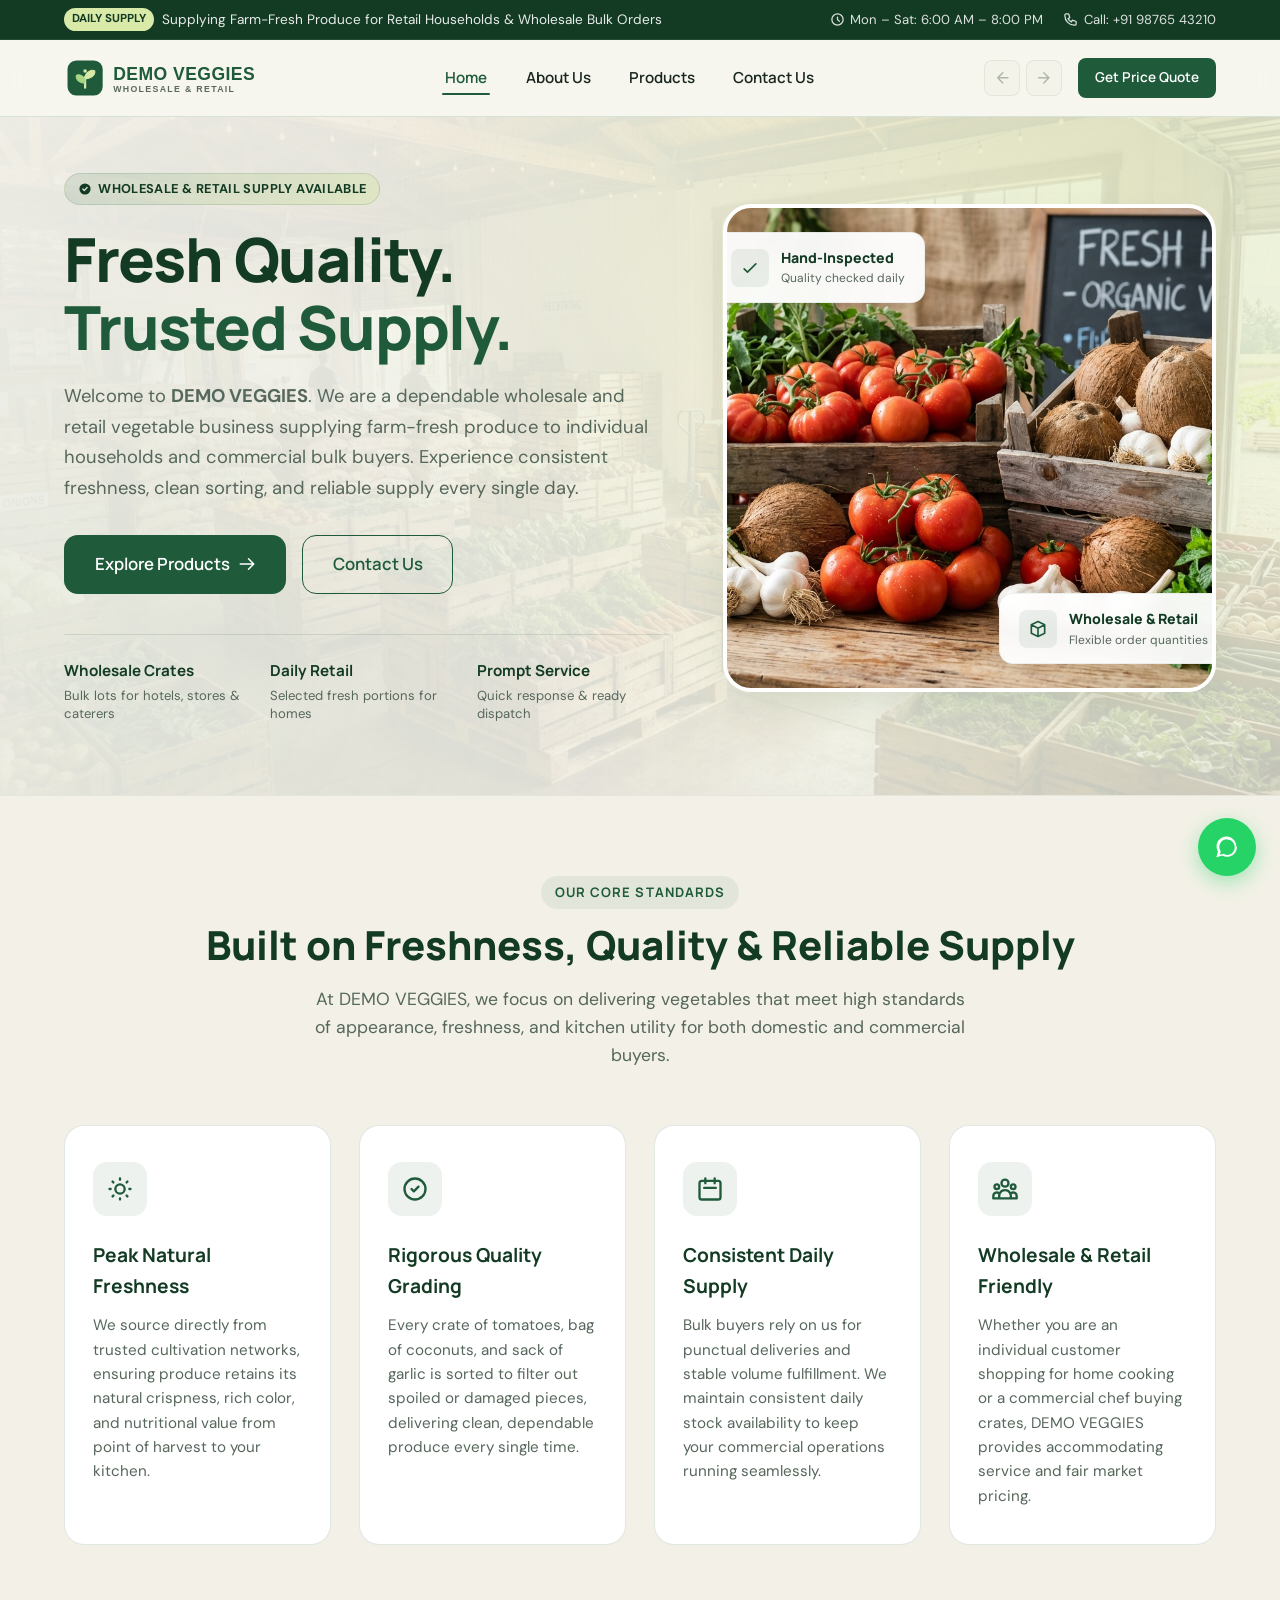
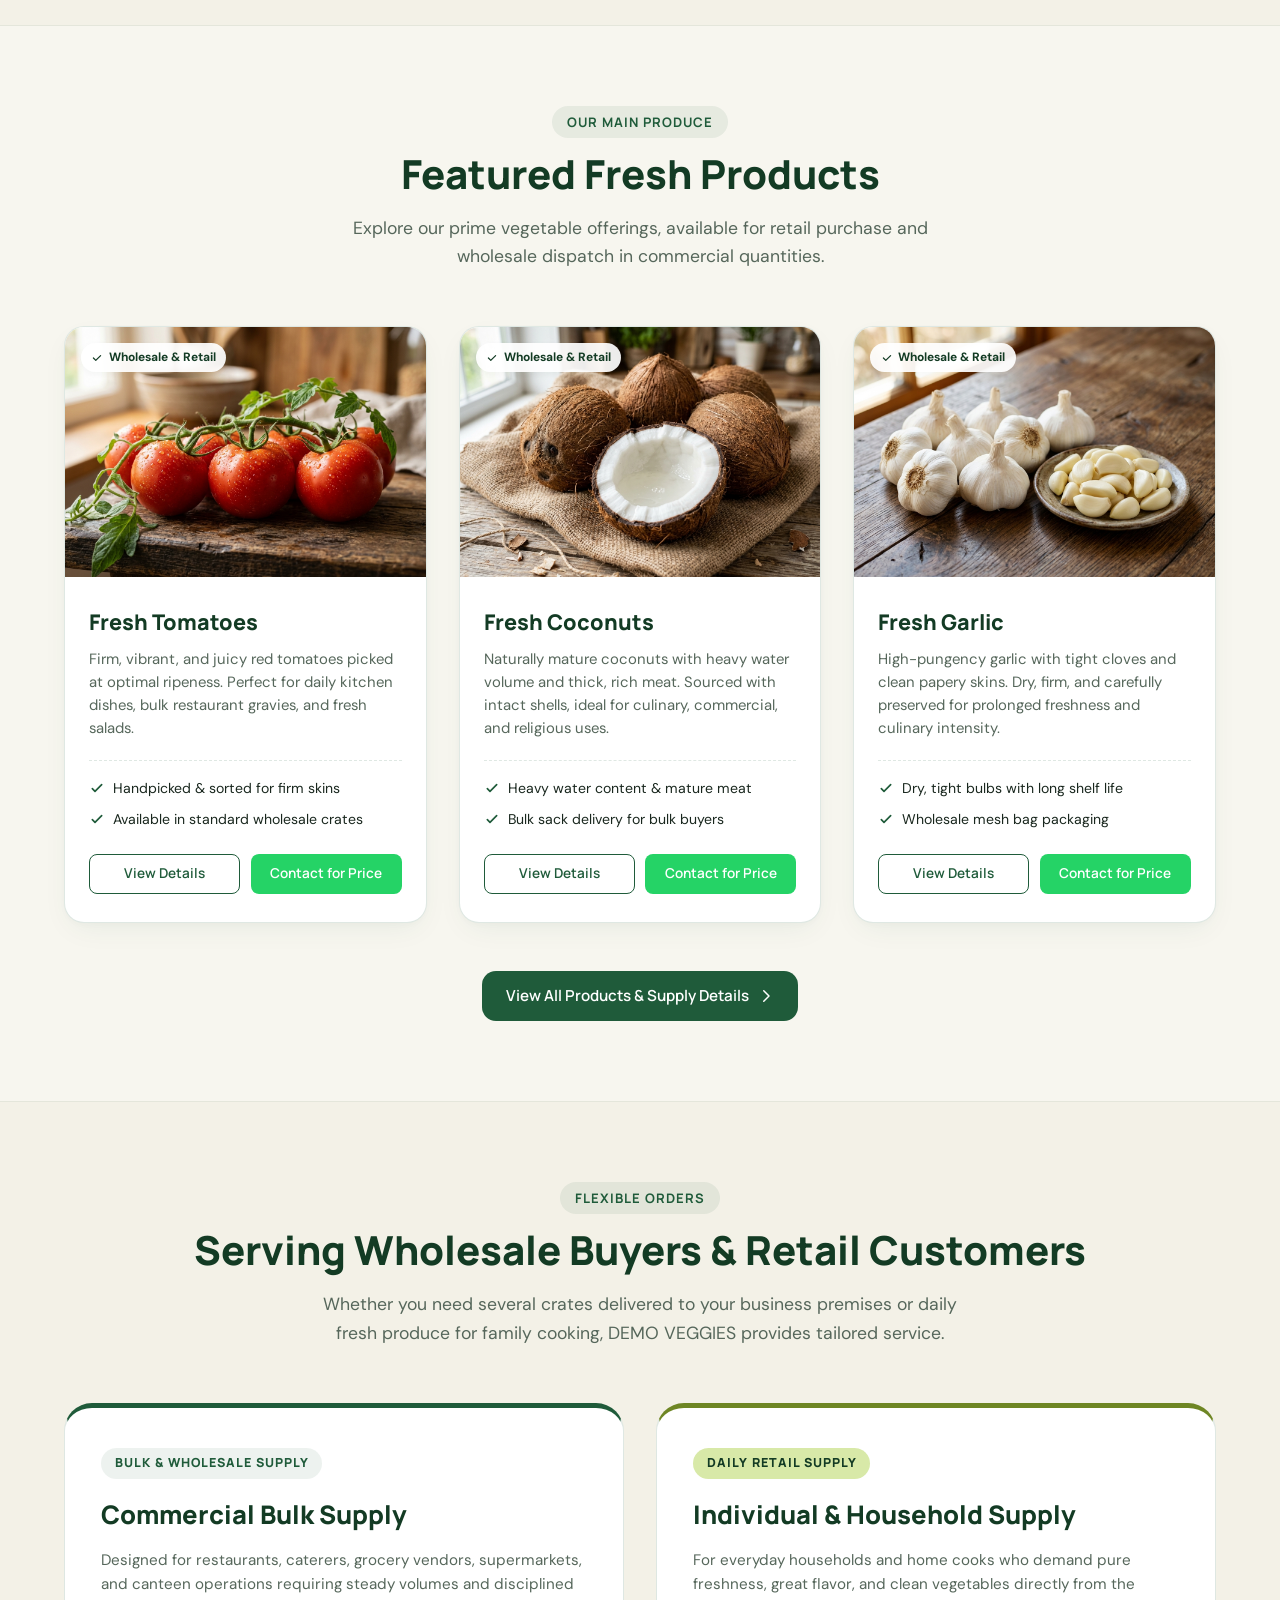
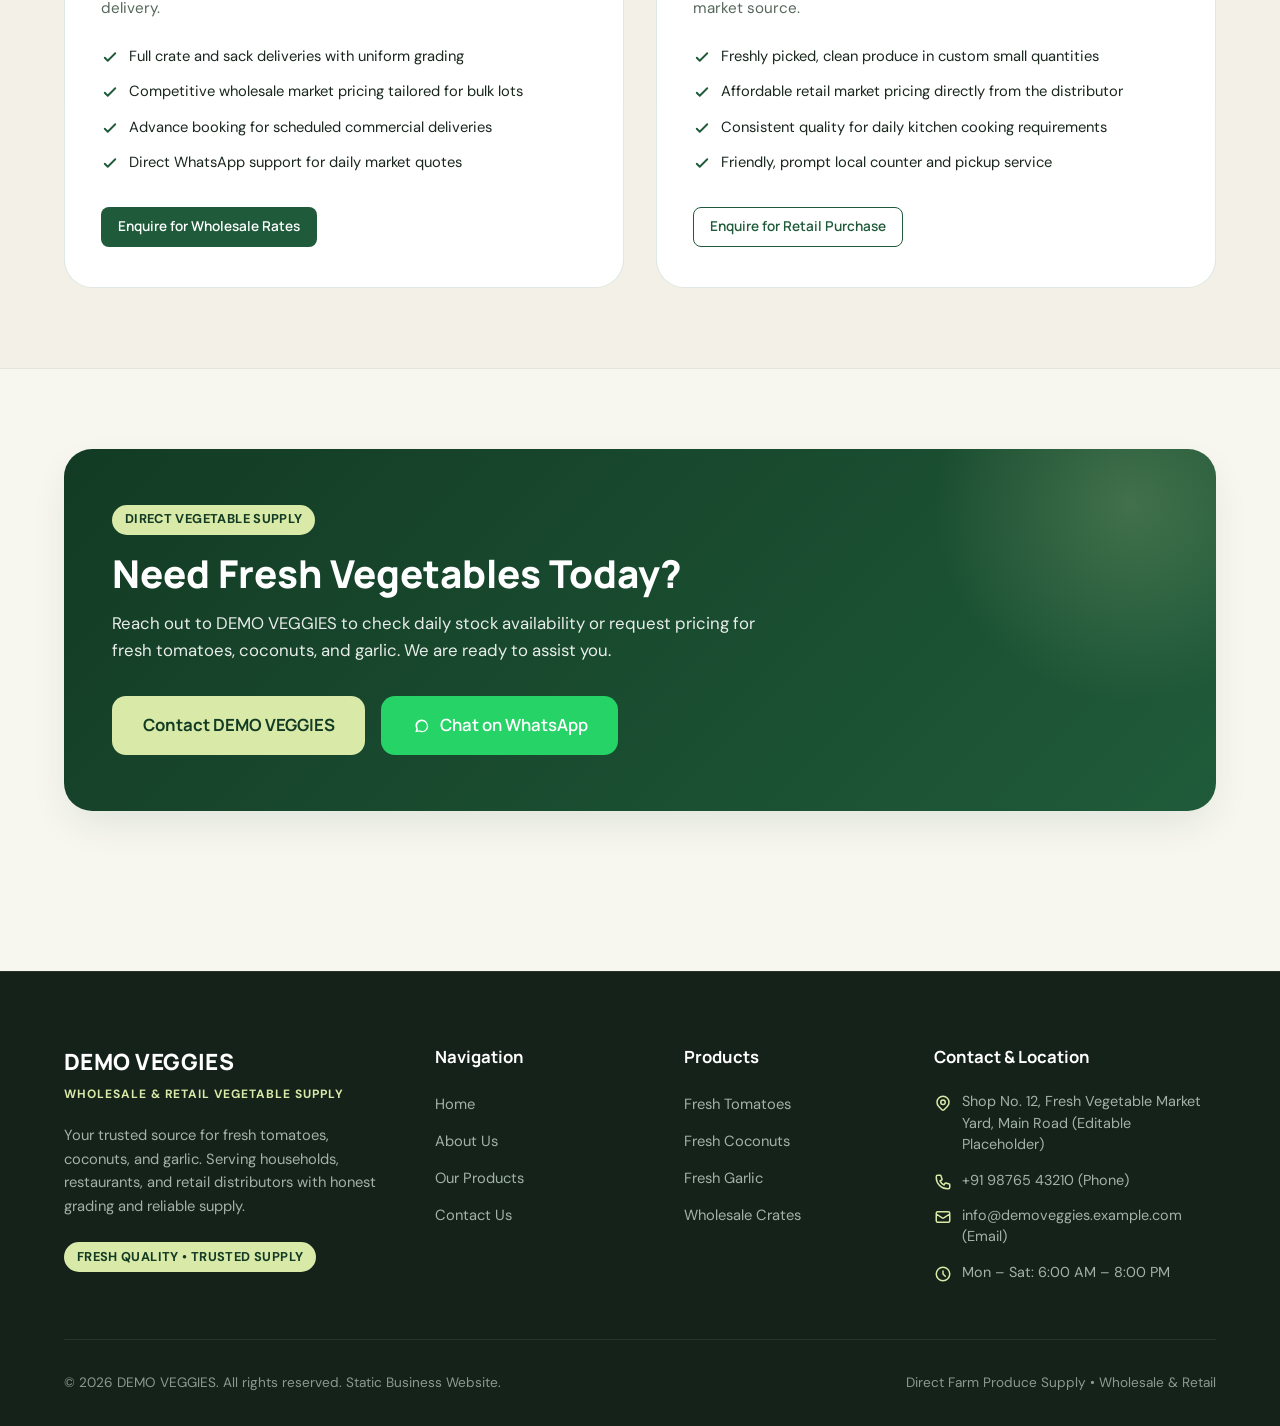
<file: demo-vegies-complete-source-code/index.html>
<!DOCTYPE html>
<html lang="en">
<head>
  <meta charset="UTF-8">
  <meta name="viewport" content="width=device-width, initial-scale=1.0">
  <meta name="description" content="DEMO VEGGIES — Wholesale and retail vegetable supplier. Fresh quality tomatoes, coconuts, and garlic for retail customers and bulk buyers.">
  <title>DEMO VEGGIES — Fresh Quality. Trusted Supply.</title>
  
  <!-- Favicon -->
  <link rel="icon" type="image/svg+xml" href="images/favicon.svg">
  
  <!-- Google Fonts: Manrope & DM Sans -->
  <link rel="preconnect" href="https://fonts.googleapis.com">
  <link rel="preconnect" href="https://fonts.gstatic.com" crossorigin>
  <link href="https://fonts.googleapis.com/css2?family=DM+Sans:ital,opsz,wght@0,9..40,400..700;1,9..40,400..700&family=Manrope:wght@500;600;700;800&display=swap" rel="stylesheet">
  
  <!-- Main Stylesheet -->
  <link rel="stylesheet" href="css/style.css">
</head>
<body>
  <!-- Accessible Skip Link -->
  <a href="#main-content" class="skip-link">Skip to main content</a>

  <!-- Top Info Bar -->
  <aside class="top-bar" aria-label="Quick announcements and contact">
    <div class="container top-bar-inner">
      <div class="top-bar-text">
        <span class="top-bar-tag">Daily Supply</span>
        <span>Supplying Farm-Fresh Produce for Retail Households &amp; Wholesale Bulk Orders</span>
      </div>
      <div class="top-bar-contact">
        <span class="top-bar-link">
          <svg width="15" height="15" fill="none" stroke="currentColor" stroke-width="2" viewBox="0 0 24 24"><path stroke-linecap="round" stroke-linejoin="round" d="M12 8v4l3 3m6-3a9 9 0 11-18 0 9 9 0 0118 0z"/></svg>
          Mon – Sat: 6:00 AM – 8:00 PM
        </span>
        <a href="tel:+919876543210" class="top-bar-link">
          <svg width="15" height="15" fill="none" stroke="currentColor" stroke-width="2" viewBox="0 0 24 24"><path stroke-linecap="round" stroke-linejoin="round" d="M3 5a2 2 0 012-2h3.28a1 1 0 01.948.684l1.498 4.493a1 1 0 01-.502 1.21l-2.257 1.13a11.042 11.042 0 005.516 5.516l1.13-2.257a1 1 0 011.21-.502l4.493 1.498a1 1 0 01.684.949V19a2 2 0 01-2 2h-1C9.716 21 3 14.284 3 6V5z"/></svg>
          Call: +91 98765 43210
        </a>
      </div>
    </div>
  </aside>

  <!-- Main Site Header & Navigation -->
  <header class="site-header">
    <div class="container navbar">
      <a href="index.html" class="brand-logo" aria-label="DEMO VEGGIES Home">
        <img src="images/logo.svg" alt="DEMO VEGGIES Logo" class="brand-logo-img">
      </a>

      <!-- Navigation Menu -->
      <nav aria-label="Main Navigation">
        <ul class="nav-menu" id="navMenu">
          <li><a href="index.html" class="nav-link active">Home</a></li>
          <li><a href="about.html" class="nav-link">About Us</a></li>
          <li><a href="products.html" class="nav-link">Products</a></li>
          <li><a href="contact.html" class="nav-link">Contact Us</a></li>
        </ul>
      </nav>

      <!-- Header Action & Mobile Toggle -->
      <div class="nav-actions">
        <a href="contact.html" class="btn btn-primary btn-sm">Get Price Quote</a>
        <button type="button" class="nav-toggle" id="navToggle" aria-label="Toggle navigation menu" aria-expanded="false">
          <svg fill="none" viewBox="0 0 24 24" stroke="currentColor">
            <path stroke-linecap="round" stroke-linejoin="round" stroke-width="2" d="M4 6h16M4 12h16M4 18h16"/>
          </svg>
        </button>
      </div>
    </div>
  </header>

  <main id="main-content">
    <!-- Hero Section -->
    <section class="hero" aria-labelledby="hero-heading">
      <div class="container hero-grid">
        <div class="hero-content">
          <div class="hero-badge-row">
            <span class="badge badge-dual">
              <svg width="14" height="14" fill="currentColor" viewBox="0 0 20 20"><path fill-rule="evenodd" d="M10 18a8 8 0 100-16 8 8 0 000 16zm3.707-9.293a1 1 0 00-1.414-1.414L9 10.586 7.707 9.293a1 1 0 00-1.414 1.414l2 2a1 1 0 001.414 0l4-4z" clip-rule="evenodd"/></svg>
              Wholesale &amp; Retail Supply Available
            </span>
          </div>

          <h1 id="hero-heading" class="hero-title">
            Fresh Quality. <br><span class="text-highlight">Trusted Supply.</span>
          </h1>

          <p class="hero-description">
            Welcome to <strong>DEMO VEGGIES</strong>. We are a dependable wholesale and retail vegetable business supplying farm-fresh produce to individual households and commercial bulk buyers. Experience consistent freshness, clean sorting, and reliable supply every single day.
          </p>

          <div class="hero-actions">
            <a href="products.html" class="btn btn-primary btn-lg">
              Explore Products
              <svg width="18" height="18" fill="none" stroke="currentColor" stroke-width="2" viewBox="0 0 24 24"><path stroke-linecap="round" stroke-linejoin="round" d="M14 5l7 7m0 0l-7 7m7-7H3"/></svg>
            </a>
            <a href="contact.html" class="btn btn-secondary btn-lg">Contact Us</a>
          </div>

          <div class="hero-features-strip">
            <div class="hero-feature-item">
              <span class="hero-feature-title">Wholesale Crates</span>
              <span class="hero-feature-text">Bulk lots for hotels, stores &amp; caterers</span>
            </div>
            <div class="hero-feature-item">
              <span class="hero-feature-title">Daily Retail</span>
              <span class="hero-feature-text">Selected fresh portions for homes</span>
            </div>
            <div class="hero-feature-item">
              <span class="hero-feature-title">Prompt Service</span>
              <span class="hero-feature-text">Quick response &amp; ready dispatch</span>
            </div>
          </div>
        </div>

        <div class="hero-visual">
          <div class="hero-image-card">
            <img src="images/hero-vegetables.jpg" alt="Assortment of fresh red tomatoes, whole coconuts, and garlic bulbs ready for wholesale and retail supply" class="hero-img">
            
            <div class="floating-badge floating-badge-top">
              <div class="floating-badge-icon">
                <svg width="20" height="20" fill="none" stroke="currentColor" stroke-width="2" viewBox="0 0 24 24"><path stroke-linecap="round" stroke-linejoin="round" d="M5 13l4 4L19 7"/></svg>
              </div>
              <div class="floating-badge-text">
                <span class="floating-badge-title">Hand-Inspected</span>
                <span class="floating-badge-sub">Quality checked daily</span>
              </div>
            </div>

            <div class="floating-badge floating-badge-bottom">
              <div class="floating-badge-icon">
                <svg width="20" height="20" fill="none" stroke="currentColor" stroke-width="2" viewBox="0 0 24 24"><path stroke-linecap="round" stroke-linejoin="round" d="M20 7l-8-4-8 4m16 0l-8 4m8-4v10l-8 4m0-10L4 7m8 4v10M4 7v10l8 4"/></svg>
              </div>
              <div class="floating-badge-text">
                <span class="floating-badge-title">Wholesale &amp; Retail</span>
                <span class="floating-badge-sub">Flexible order quantities</span>
              </div>
            </div>
          </div>
        </div>
      </div>
    </section>

    <!-- Freshness, Quality & Supply Section -->
    <section class="section-padding section-alt" aria-labelledby="why-choose-heading">
      <div class="container">
        <div class="section-header-center">
          <span class="section-tag">Our Core Standards</span>
          <h2 id="why-choose-heading" class="section-title">Built on Freshness, Quality &amp; Reliable Supply</h2>
          <p class="section-subtitle">
            At DEMO VEGGIES, we focus on delivering vegetables that meet high standards of appearance, freshness, and kitchen utility for both domestic and commercial buyers.
          </p>
        </div>

        <div class="pillars-grid">
          <article class="pillar-card">
            <div class="pillar-icon-box">
              <svg width="28" height="28" fill="none" stroke="currentColor" stroke-width="2" viewBox="0 0 24 24"><path stroke-linecap="round" stroke-linejoin="round" d="M12 3v1m0 16v1m9-9h-1M4 12H3m15.364 6.364l-.707-.707M6.343 6.343l-.707-.707m12.728 0l-.707.707M6.343 17.657l-.707.707M16 12a4 4 0 11-8 0 4 4 0 018 0z"/></svg>
            </div>
            <h3 class="pillar-title">Peak Natural Freshness</h3>
            <p class="pillar-desc">
              We source directly from trusted cultivation networks, ensuring produce retains its natural crispness, rich color, and nutritional value from point of harvest to your kitchen.
            </p>
          </article>

          <article class="pillar-card">
            <div class="pillar-icon-box">
              <svg width="28" height="28" fill="none" stroke="currentColor" stroke-width="2" viewBox="0 0 24 24"><path stroke-linecap="round" stroke-linejoin="round" d="M9 12l2 2 4-4m6 2a9 9 0 11-18 0 9 9 0 0118 0z"/></svg>
            </div>
            <h3 class="pillar-title">Rigorous Quality Grading</h3>
            <p class="pillar-desc">
              Every crate of tomatoes, bag of coconuts, and sack of garlic is sorted to filter out spoiled or damaged pieces, delivering clean, dependable produce every single time.
            </p>
          </article>

          <article class="pillar-card">
            <div class="pillar-icon-box">
              <svg width="28" height="28" fill="none" stroke="currentColor" stroke-width="2" viewBox="0 0 24 24"><path stroke-linecap="round" stroke-linejoin="round" d="M8 7V3m8 4V3m-9 8h10M5 21h14a2 2 0 002-2V7a2 2 0 00-2-2H5a2 2 0 00-2 2v12a2 2 0 002 2z"/></svg>
            </div>
            <h3 class="pillar-title">Consistent Daily Supply</h3>
            <p class="pillar-desc">
              Bulk buyers rely on us for punctual deliveries and stable volume fulfillment. We maintain consistent daily stock availability to keep your commercial operations running seamlessly.
            </p>
          </article>

          <article class="pillar-card">
            <div class="pillar-icon-box">
              <svg width="28" height="28" fill="none" stroke="currentColor" stroke-width="2" viewBox="0 0 24 24"><path stroke-linecap="round" stroke-linejoin="round" d="M17 20h5v-2a3 3 0 00-5.356-1.857M17 20H7m10 0v-2c0-.656-.126-1.283-.356-1.857M7 20H2v-2a3 3 0 015.356-1.857M7 20v-2c0-.656.126-1.283.356-1.857m0 0a5.002 5.002 0 019.288 0M15 7a3 3 0 11-6 0 3 3 0 016 0zm6 3a2 2 0 11-4 0 2 2 0 014 0zM7 10a2 2 0 11-4 0 2 2 0 014 0z"/></svg>
            </div>
            <h3 class="pillar-title">Wholesale &amp; Retail Friendly</h3>
            <p class="pillar-desc">
              Whether you are an individual customer shopping for home cooking or a commercial chef buying crates, DEMO VEGGIES provides accommodating service and fair market pricing.
            </p>
          </article>
        </div>
      </div>
    </section>

    <!-- Featured Products Section -->
    <section class="section-padding" aria-labelledby="featured-products-heading">
      <div class="container">
        <div class="section-header-center">
          <span class="section-tag">Our Main Produce</span>
          <h2 id="featured-products-heading" class="section-title">Featured Fresh Products</h2>
          <p class="section-subtitle">
            Explore our prime vegetable offerings, available for retail purchase and wholesale dispatch in commercial quantities.
          </p>
        </div>

        <div class="products-grid">
          <!-- 1. Tomatoes -->
          <article class="product-card">
            <div class="product-card-media">
              <img src="images/tomatoes.jpg" alt="Vibrant ripe red farm-fresh tomatoes" class="product-card-img" loading="lazy">
              <div class="product-card-badges">
                <span class="product-badge-supply">
                  <svg width="12" height="12" fill="currentColor" viewBox="0 0 20 20"><path fill-rule="evenodd" d="M16.707 5.293a1 1 0 010 1.414l-8 8a1 1 0 01-1.414 0l-4-4a1 1 0 011.414-1.414L8 12.586l7.293-7.293a1 1 0 011.414 0z" clip-rule="evenodd"/></svg>
                  Wholesale &amp; Retail
                </span>
              </div>
            </div>
            <div class="product-card-body">
              <h3 class="product-card-title">Fresh Tomatoes</h3>
              <p class="product-card-desc">
                Firm, vibrant, and juicy red tomatoes picked at optimal ripeness. Perfect for daily kitchen dishes, bulk restaurant gravies, and fresh salads.
              </p>
              <ul class="product-specs-list" aria-label="Key features of tomatoes">
                <li class="product-spec-item">
                  <svg width="16" height="16" fill="none" stroke="currentColor" stroke-width="2.5" viewBox="0 0 24 24"><path stroke-linecap="round" stroke-linejoin="round" d="M5 13l4 4L19 7"/></svg>
                  <span>Handpicked &amp; sorted for firm skins</span>
                </li>
                <li class="product-spec-item">
                  <svg width="16" height="16" fill="none" stroke="currentColor" stroke-width="2.5" viewBox="0 0 24 24"><path stroke-linecap="round" stroke-linejoin="round" d="M5 13l4 4L19 7"/></svg>
                  <span>Available in standard wholesale crates</span>
                </li>
              </ul>
              <div class="product-card-actions">
                <a href="tomatoes.html" class="btn btn-secondary btn-sm">View Details</a>
                <a href="#" class="btn btn-whatsapp btn-sm" data-wa-product="Fresh Tomatoes" data-wa-type="Wholesale/Retail">Contact for Price</a>
              </div>
            </div>
          </article>

          <!-- 2. Coconuts -->
          <article class="product-card">
            <div class="product-card-media">
              <img src="images/coconuts.jpg" alt="Whole fibrous coconuts and fresh white coconut meat" class="product-card-img" loading="lazy">
              <div class="product-card-badges">
                <span class="product-badge-supply">
                  <svg width="12" height="12" fill="currentColor" viewBox="0 0 20 20"><path fill-rule="evenodd" d="M16.707 5.293a1 1 0 010 1.414l-8 8a1 1 0 01-1.414 0l-4-4a1 1 0 011.414-1.414L8 12.586l7.293-7.293a1 1 0 011.414 0z" clip-rule="evenodd"/></svg>
                  Wholesale &amp; Retail
                </span>
              </div>
            </div>
            <div class="product-card-body">
              <h3 class="product-card-title">Fresh Coconuts</h3>
              <p class="product-card-desc">
                Naturally mature coconuts with heavy water volume and thick, rich meat. Sourced with intact shells, ideal for culinary, commercial, and religious uses.
              </p>
              <ul class="product-specs-list" aria-label="Key features of coconuts">
                <li class="product-spec-item">
                  <svg width="16" height="16" fill="none" stroke="currentColor" stroke-width="2.5" viewBox="0 0 24 24"><path stroke-linecap="round" stroke-linejoin="round" d="M5 13l4 4L19 7"/></svg>
                  <span>Heavy water content &amp; mature meat</span>
                </li>
                <li class="product-spec-item">
                  <svg width="16" height="16" fill="none" stroke="currentColor" stroke-width="2.5" viewBox="0 0 24 24"><path stroke-linecap="round" stroke-linejoin="round" d="M5 13l4 4L19 7"/></svg>
                  <span>Bulk sack delivery for bulk buyers</span>
                </li>
              </ul>
              <div class="product-card-actions">
                <a href="coconuts.html" class="btn btn-secondary btn-sm">View Details</a>
                <a href="#" class="btn btn-whatsapp btn-sm" data-wa-product="Fresh Coconuts" data-wa-type="Wholesale/Retail">Contact for Price</a>
              </div>
            </div>
          </article>

          <!-- 3. Garlic -->
          <article class="product-card">
            <div class="product-card-media">
              <img src="images/garlic.jpg" alt="Premium whole garlic bulbs and clean peeled cloves" class="product-card-img" loading="lazy">
              <div class="product-card-badges">
                <span class="product-badge-supply">
                  <svg width="12" height="12" fill="currentColor" viewBox="0 0 20 20"><path fill-rule="evenodd" d="M16.707 5.293a1 1 0 010 1.414l-8 8a1 1 0 01-1.414 0l-4-4a1 1 0 011.414-1.414L8 12.586l7.293-7.293a1 1 0 011.414 0z" clip-rule="evenodd"/></svg>
                  Wholesale &amp; Retail
                </span>
              </div>
            </div>
            <div class="product-card-body">
              <h3 class="product-card-title">Fresh Garlic</h3>
              <p class="product-card-desc">
                High-pungency garlic with tight cloves and clean papery skins. Dry, firm, and carefully preserved for prolonged freshness and culinary intensity.
              </p>
              <ul class="product-specs-list" aria-label="Key features of garlic">
                <li class="product-spec-item">
                  <svg width="16" height="16" fill="none" stroke="currentColor" stroke-width="2.5" viewBox="0 0 24 24"><path stroke-linecap="round" stroke-linejoin="round" d="M5 13l4 4L19 7"/></svg>
                  <span>Dry, tight bulbs with long shelf life</span>
                </li>
                <li class="product-spec-item">
                  <svg width="16" height="16" fill="none" stroke="currentColor" stroke-width="2.5" viewBox="0 0 24 24"><path stroke-linecap="round" stroke-linejoin="round" d="M5 13l4 4L19 7"/></svg>
                  <span>Wholesale mesh bag packaging</span>
                </li>
              </ul>
              <div class="product-card-actions">
                <a href="garlic.html" class="btn btn-secondary btn-sm">View Details</a>
                <a href="#" class="btn btn-whatsapp btn-sm" data-wa-product="Fresh Garlic" data-wa-type="Wholesale/Retail">Contact for Price</a>
              </div>
            </div>
          </article>
        </div>

        <div style="text-align: center; margin-top: 3rem;">
          <a href="products.html" class="btn btn-primary">
            View All Products &amp; Supply Details
            <svg width="18" height="18" fill="none" stroke="currentColor" stroke-width="2" viewBox="0 0 24 24"><path stroke-linecap="round" stroke-linejoin="round" d="M9 5l7 7-7 7"/></svg>
          </a>
        </div>
      </div>
    </section>

    <!-- Wholesale vs Retail Dual Supply Model -->
    <section class="section-padding section-alt" aria-labelledby="supply-structure-heading">
      <div class="container">
        <div class="section-header-center">
          <span class="section-tag">Flexible Orders</span>
          <h2 id="supply-structure-heading" class="section-title">Serving Wholesale Buyers &amp; Retail Customers</h2>
          <p class="section-subtitle">
            Whether you need several crates delivered to your business premises or daily fresh produce for family cooking, DEMO VEGGIES provides tailored service.
          </p>
        </div>

        <div class="dual-supply-grid">
          <!-- Wholesale Card -->
          <div class="supply-model-card wholesale-card">
            <span class="supply-tag wholesale">Bulk &amp; Wholesale Supply</span>
            <h3 class="supply-card-title">Commercial Bulk Supply</h3>
            <p class="supply-card-desc">
              Designed for restaurants, caterers, grocery vendors, supermarkets, and canteen operations requiring steady volumes and disciplined delivery.
            </p>
            <ul class="supply-checklist">
              <li class="supply-check-item">
                <svg width="18" height="18" fill="none" stroke="currentColor" stroke-width="2.5" viewBox="0 0 24 24"><path stroke-linecap="round" stroke-linejoin="round" d="M5 13l4 4L19 7"/></svg>
                <span>Full crate and sack deliveries with uniform grading</span>
              </li>
              <li class="supply-check-item">
                <svg width="18" height="18" fill="none" stroke="currentColor" stroke-width="2.5" viewBox="0 0 24 24"><path stroke-linecap="round" stroke-linejoin="round" d="M5 13l4 4L19 7"/></svg>
                <span>Competitive wholesale market pricing tailored for bulk lots</span>
              </li>
              <li class="supply-check-item">
                <svg width="18" height="18" fill="none" stroke="currentColor" stroke-width="2.5" viewBox="0 0 24 24"><path stroke-linecap="round" stroke-linejoin="round" d="M5 13l4 4L19 7"/></svg>
                <span>Advance booking for scheduled commercial deliveries</span>
              </li>
              <li class="supply-check-item">
                <svg width="18" height="18" fill="none" stroke="currentColor" stroke-width="2.5" viewBox="0 0 24 24"><path stroke-linecap="round" stroke-linejoin="round" d="M5 13l4 4L19 7"/></svg>
                <span>Direct WhatsApp support for daily market quotes</span>
              </li>
            </ul>
            <a href="contact.html?type=Wholesale" class="btn btn-primary btn-sm">Enquire for Wholesale Rates</a>
          </div>

          <!-- Retail Card -->
          <div class="supply-model-card retail-card">
            <span class="supply-tag retail">Daily Retail Supply</span>
            <h3 class="supply-card-title">Individual &amp; Household Supply</h3>
            <p class="supply-card-desc">
              For everyday households and home cooks who demand pure freshness, great flavor, and clean vegetables directly from the market source.
            </p>
            <ul class="supply-checklist">
              <li class="supply-check-item">
                <svg width="18" height="18" fill="none" stroke="currentColor" stroke-width="2.5" viewBox="0 0 24 24"><path stroke-linecap="round" stroke-linejoin="round" d="M5 13l4 4L19 7"/></svg>
                <span>Freshly picked, clean produce in custom small quantities</span>
              </li>
              <li class="supply-check-item">
                <svg width="18" height="18" fill="none" stroke="currentColor" stroke-width="2.5" viewBox="0 0 24 24"><path stroke-linecap="round" stroke-linejoin="round" d="M5 13l4 4L19 7"/></svg>
                <span>Affordable retail market pricing directly from the distributor</span>
              </li>
              <li class="supply-check-item">
                <svg width="18" height="18" fill="none" stroke="currentColor" stroke-width="2.5" viewBox="0 0 24 24"><path stroke-linecap="round" stroke-linejoin="round" d="M5 13l4 4L19 7"/></svg>
                <span>Consistent quality for daily kitchen cooking requirements</span>
              </li>
              <li class="supply-check-item">
                <svg width="18" height="18" fill="none" stroke="currentColor" stroke-width="2.5" viewBox="0 0 24 24"><path stroke-linecap="round" stroke-linejoin="round" d="M5 13l4 4L19 7"/></svg>
                <span>Friendly, prompt local counter and pickup service</span>
              </li>
            </ul>
            <a href="contact.html?type=Retail" class="btn btn-secondary btn-sm">Enquire for Retail Purchase</a>
          </div>
        </div>
      </div>
    </section>

    <!-- Call to Action Banner -->
    <section class="section-padding" aria-label="Contact call to action">
      <div class="container">
        <div class="cta-banner">
          <div class="cta-banner-content">
            <span class="badge badge-accent" style="margin-bottom: 1rem;">Direct Vegetable Supply</span>
            <h2 class="cta-banner-title">Need Fresh Vegetables Today?</h2>
            <p class="cta-banner-text">
              Reach out to DEMO VEGGIES to check daily stock availability or request pricing for fresh tomatoes, coconuts, and garlic. We are ready to assist you.
            </p>
            <div class="cta-banner-actions">
              <a href="contact.html" class="btn btn-accent btn-lg">Contact DEMO VEGGIES</a>
              <a href="#" class="btn btn-whatsapp btn-lg" id="ctaWhatsApp" data-wa-product="Produce Inquiry" data-wa-type="Wholesale/Retail">
                <svg width="20" height="20" fill="currentColor" viewBox="0 0 24 24"><path d="M12.031 6.172c-3.181 0-5.767 2.586-5.768 5.766-.001 1.298.38 2.27 1.019 3.287l-.711 2.598 2.664-.698c.974.532 1.774.815 2.796.815 3.183 0 5.768-2.587 5.769-5.768 0-3.181-2.586-5.768-5.769-5.768zm7.426 5.767c0 4.093-3.332 7.425-7.426 7.425-1.246 0-2.454-.316-3.523-.914l-4.508 1.182 1.205-4.398c-.689-1.121-1.053-2.399-1.053-3.695 0-4.094 3.332-7.426 7.426-7.426 4.094 0 7.426 3.332 7.426 7.426z"/></svg>
                Chat on WhatsApp
              </a>
            </div>
          </div>
        </div>
      </div>
    </section>
  </main>

  <!-- Site Footer -->
  <footer class="site-footer">
    <div class="container">
      <div class="footer-grid">
        <!-- Brand Info -->
        <div class="footer-brand">
          <span class="footer-brand-title">DEMO VEGGIES</span>
          <span class="footer-brand-sub">Wholesale &amp; Retail Vegetable Supply</span>
          <p class="footer-brand-desc">
            Your trusted source for fresh tomatoes, coconuts, and garlic. Serving households, restaurants, and retail distributors with honest grading and reliable supply.
          </p>
          <div class="badge badge-accent" style="align-self: flex-start;">
            Fresh Quality • Trusted Supply
          </div>
        </div>

        <!-- Quick Links -->
        <div>
          <h4 class="footer-col-title">Navigation</h4>
          <ul class="footer-links-list">
            <li><a href="index.html" class="footer-link">Home</a></li>
            <li><a href="about.html" class="footer-link">About Us</a></li>
            <li><a href="products.html" class="footer-link">Our Products</a></li>
            <li><a href="contact.html" class="footer-link">Contact Us</a></li>
          </ul>
        </div>

        <!-- Featured Products -->
        <div>
          <h4 class="footer-col-title">Products</h4>
          <ul class="footer-links-list">
            <li><a href="tomatoes.html" class="footer-link">Fresh Tomatoes</a></li>
            <li><a href="coconuts.html" class="footer-link">Fresh Coconuts</a></li>
            <li><a href="garlic.html" class="footer-link">Fresh Garlic</a></li>
            <li><a href="products.html" class="footer-link">Wholesale Crates</a></li>
          </ul>
        </div>

        <!-- Contact Information (Editable Placeholders) -->
        <div>
          <h4 class="footer-col-title">Contact &amp; Location</h4>
          <ul class="footer-contact-list">
            <li class="footer-contact-item">
              <svg width="18" height="18" fill="none" stroke="currentColor" stroke-width="2" viewBox="0 0 24 24"><path stroke-linecap="round" stroke-linejoin="round" d="M17.657 16.657L13.414 20.9a1.998 1.998 0 01-2.827 0l-4.244-4.243a8 8 0 1111.314 0z"/><path stroke-linecap="round" stroke-linejoin="round" d="M15 11a3 3 0 11-6 0 3 3 0 016 0z"/></svg>
              <span>Shop No. 12, Fresh Vegetable Market Yard, Main Road (Editable Placeholder)</span>
            </li>
            <li class="footer-contact-item">
              <svg width="18" height="18" fill="none" stroke="currentColor" stroke-width="2" viewBox="0 0 24 24"><path stroke-linecap="round" stroke-linejoin="round" d="M3 5a2 2 0 012-2h3.28a1 1 0 01.948.684l1.498 4.493a1 1 0 01-.502 1.21l-2.257 1.13a11.042 11.042 0 005.516 5.516l1.13-2.257a1 1 0 011.21-.502l4.493 1.498a1 1 0 01.684.949V19a2 2 0 01-2 2h-1C9.716 21 3 14.284 3 6V5z"/></svg>
              <a href="tel:+919876543210">+91 98765 43210 (Phone)</a>
            </li>
            <li class="footer-contact-item">
              <svg width="18" height="18" fill="none" stroke="currentColor" stroke-width="2" viewBox="0 0 24 24"><path stroke-linecap="round" stroke-linejoin="round" d="M3 8l7.89 5.26a2 2 0 002.22 0L21 8M5 19h14a2 2 0 002-2V7a2 2 0 00-2-2H5a2 2 0 00-2 2v10a2 2 0 002 2z"/></svg>
              <a href="mailto:info@demoveggies.example.com">info@demoveggies.example.com (Email)</a>
            </li>
            <li class="footer-contact-item">
              <svg width="18" height="18" fill="none" stroke="currentColor" stroke-width="2" viewBox="0 0 24 24"><path stroke-linecap="round" stroke-linejoin="round" d="M12 8v4l3 3m6-3a9 9 0 11-18 0 9 9 0 0118 0z"/></svg>
              <span>Mon – Sat: 6:00 AM – 8:00 PM</span>
            </li>
          </ul>
        </div>
      </div>

      <div class="footer-bottom">
        <div>
          &copy; 2026 DEMO VEGGIES. All rights reserved. Static Business Website.
        </div>
        <div>
          <span>Direct Farm Produce Supply • Wholesale &amp; Retail</span>
        </div>
      </div>
    </div>
  </footer>

  <!-- Floating WhatsApp Quick Action Button -->
  <a href="#" class="floating-whatsapp-btn" id="floatingWhatsApp" aria-label="Contact DEMO VEGGIES on WhatsApp">
    <svg fill="currentColor" viewBox="0 0 24 24">
      <path d="M12.031 6.172c-3.181 0-5.767 2.586-5.768 5.766-.001 1.298.38 2.27 1.019 3.287l-.711 2.598 2.664-.698c.974.532 1.774.815 2.796.815 3.183 0 5.768-2.587 5.769-5.768 0-3.181-2.586-5.768-5.769-5.768zm7.426 5.767c0 4.093-3.332 7.425-7.426 7.425-1.246 0-2.454-.316-3.523-.914l-4.508 1.182 1.205-4.398c-.689-1.121-1.053-2.399-1.053-3.695 0-4.094 3.332-7.426 7.426-7.426 4.094 0 7.426 3.332 7.426 7.426z"/>
    </svg>
    <span class="tooltip">WhatsApp Enquiry</span>
  </a>

  <!-- Frontend Interactions Script -->
  <script src="js/script.js"></script>
</body>
</html>
</file>
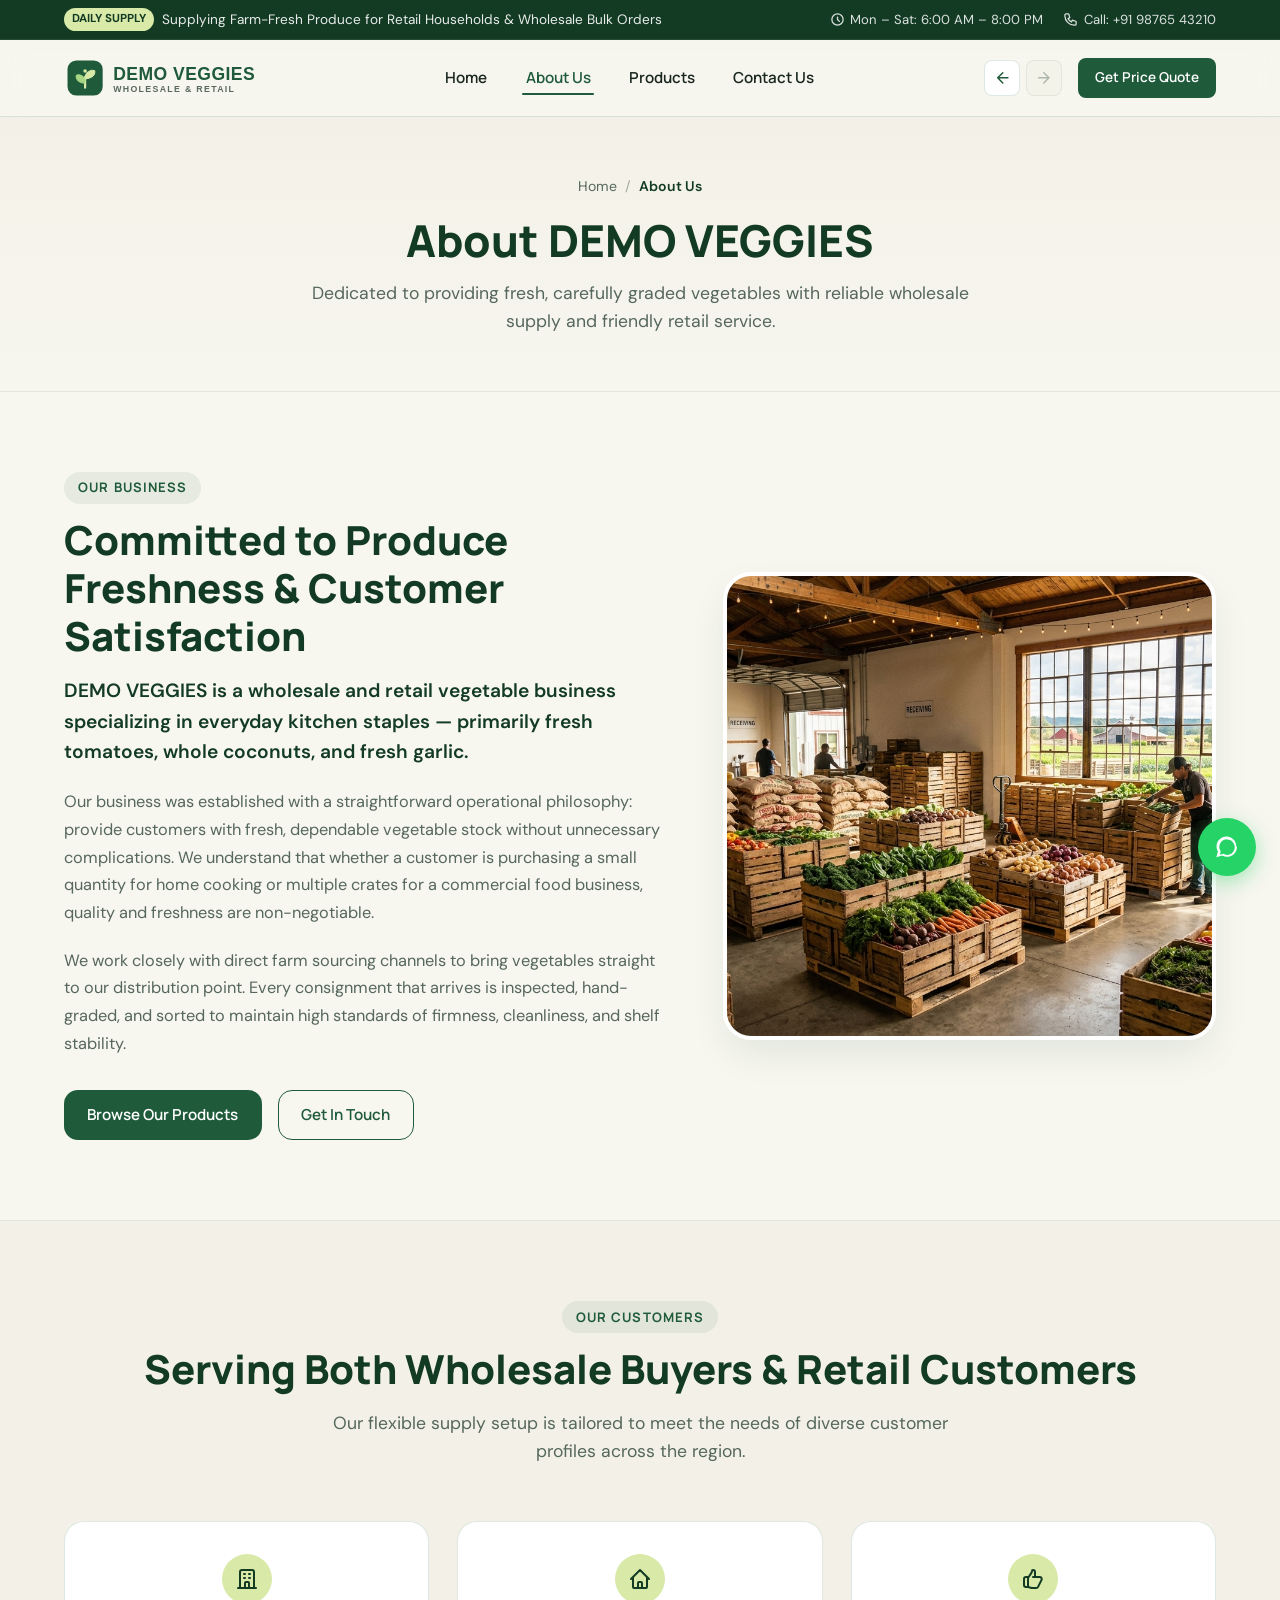
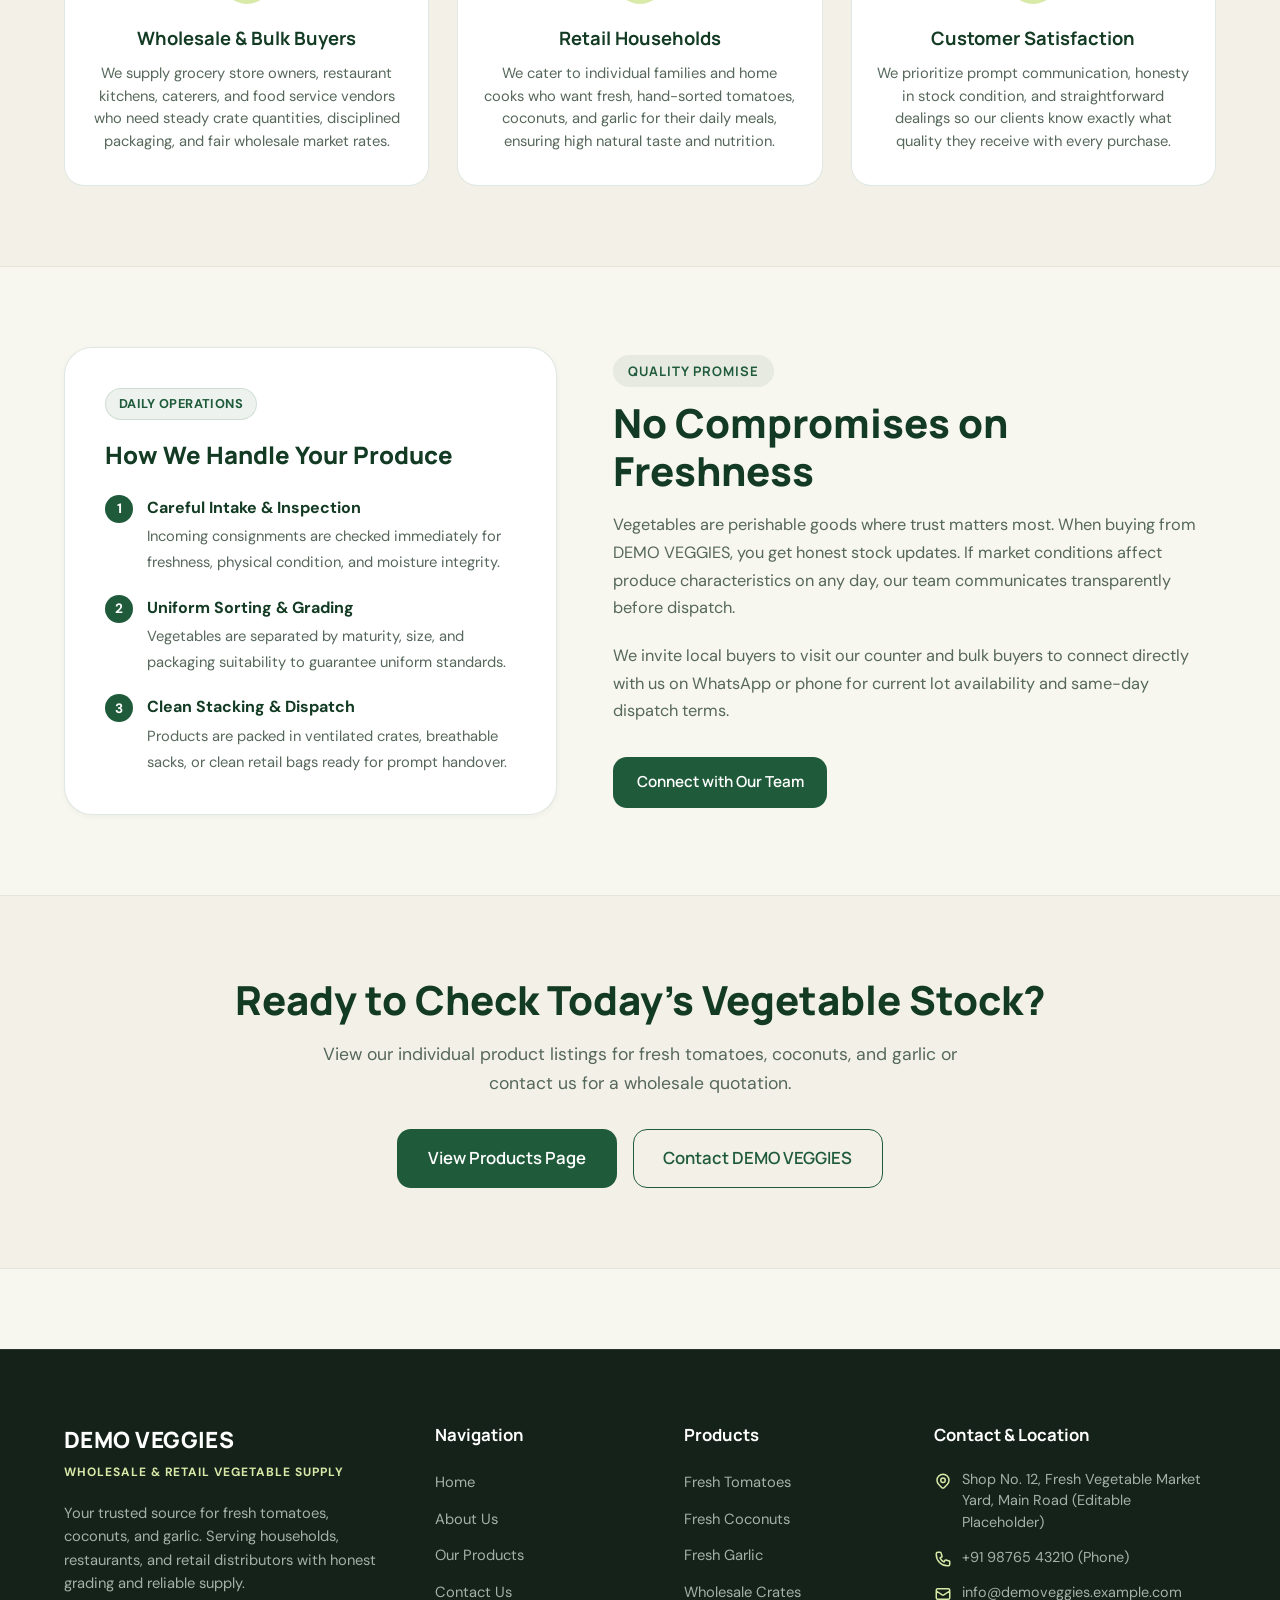
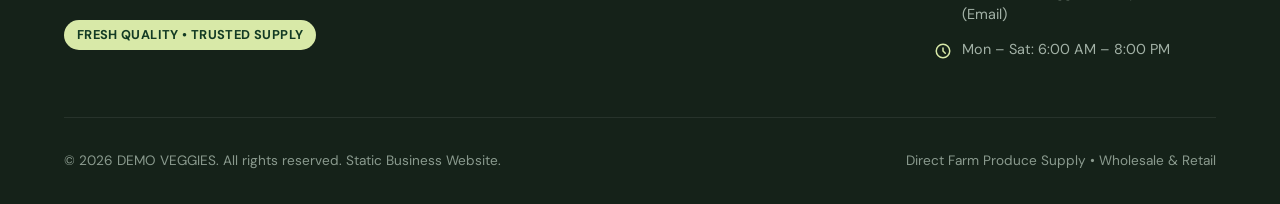
<file: demo-vegies-complete-source-code/about.html>
<!doctype html>
<html lang="en">
  <head>
    <meta charset="UTF-8" />
    <meta name="viewport" content="width=device-width, initial-scale=1.0" />
    <meta
      name="description"
      content="About DEMO VEGGIES — Learn about our vegetable business, our focus on farm freshness, customer satisfaction, and reliable supply for both wholesale buyers and retail households."
    />
    <title>About Us — DEMO VEGGIES</title>

    <!-- Favicon -->
    <link rel="icon" type="image/svg+xml" href="images/favicon.svg" />

    <!-- Google Fonts: Manrope & DM Sans -->
    <link rel="preconnect" href="https://fonts.googleapis.com" />
    <link rel="preconnect" href="https://fonts.gstatic.com" crossorigin />
    <link
      href="https://fonts.googleapis.com/css2?family=DM+Sans:ital,opsz,wght@0,9..40,400..700;1,9..40,400..700&family=Manrope:wght@500;600;700;800&display=swap"
      rel="stylesheet"
    />

    <!-- Main Stylesheet -->
    <link rel="stylesheet" href="css/style.css" />
  </head>
  <body>
    <!-- Accessible Skip Link -->
    <a href="#main-content" class="skip-link">Skip to main content</a>

    <!-- Top Info Bar -->
    <aside class="top-bar" aria-label="Quick announcements and contact">
      <div class="container top-bar-inner">
        <div class="top-bar-text">
          <span class="top-bar-tag">Daily Supply</span>
          <span
            >Supplying Farm-Fresh Produce for Retail Households &amp; Wholesale
            Bulk Orders</span
          >
        </div>
        <div class="top-bar-contact">
          <span class="top-bar-link">
            <svg
              width="15"
              height="15"
              fill="none"
              stroke="currentColor"
              stroke-width="2"
              viewBox="0 0 24 24"
            >
              <path
                stroke-linecap="round"
                stroke-linejoin="round"
                d="M12 8v4l3 3m6-3a9 9 0 11-18 0 9 9 0 0118 0z"
              />
            </svg>
            Mon – Sat: 6:00 AM – 8:00 PM
          </span>
          <a href="tel:+919876543210" class="top-bar-link">
            <svg
              width="15"
              height="15"
              fill="none"
              stroke="currentColor"
              stroke-width="2"
              viewBox="0 0 24 24"
            >
              <path
                stroke-linecap="round"
                stroke-linejoin="round"
                d="M3 5a2 2 0 012-2h3.28a1 1 0 01.948.684l1.498 4.493a1 1 0 01-.502 1.21l-2.257 1.13a11.042 11.042 0 005.516 5.516l1.13-2.257a1 1 0 011.21-.502l4.493 1.498a1 1 0 01.684.949V19a2 2 0 01-2 2h-1C9.716 21 3 14.284 3 6V5z"
              />
            </svg>
            Call: +91 98765 43210
          </a>
        </div>
      </div>
    </aside>

    <!-- Main Site Header & Navigation -->
    <header class="site-header">
      <div class="container navbar">
        <a href="index.html" class="brand-logo" aria-label="DEMO VEGGIES Home">
          <img
            src="images/logo.svg"
            alt="DEMO VEGGIES Logo"
            class="brand-logo-img"
          />
        </a>

        <!-- Navigation Menu -->
        <nav aria-label="Main Navigation">
          <ul class="nav-menu" id="navMenu">
            <li><a href="index.html" class="nav-link">Home</a></li>
            <li><a href="about.html" class="nav-link active">About Us</a></li>
            <li><a href="products.html" class="nav-link">Products</a></li>
            <li><a href="contact.html" class="nav-link">Contact Us</a></li>
          </ul>
        </nav>

        <!-- Header Action & Mobile Toggle -->
        <div class="nav-actions">
          <a href="contact.html" class="btn btn-primary btn-sm"
            >Get Price Quote</a
          >
          <button
            type="button"
            class="nav-toggle"
            id="navToggle"
            aria-label="Toggle navigation menu"
            aria-expanded="false"
          >
            <svg fill="none" viewBox="0 0 24 24" stroke="currentColor">
              <path
                stroke-linecap="round"
                stroke-linejoin="round"
                stroke-width="2"
                d="M4 6h16M4 12h16M4 18h16"
              />
            </svg>
          </button>
        </div>
      </div>
    </header>

    <main id="main-content">
      <!-- Page Header Banner -->
      <section class="page-header" aria-labelledby="about-page-title">
        <div class="container">
          <nav class="breadcrumbs" aria-label="Breadcrumb">
            <a href="index.html">Home</a>
            <span class="sep">/</span>
            <span class="current">About Us</span>
          </nav>
          <h1 id="about-page-title" class="page-title">About DEMO VEGGIES</h1>
          <p class="page-subtitle">
            Dedicated to providing fresh, carefully graded vegetables with
            reliable wholesale supply and friendly retail service.
          </p>
        </div>
      </section>

      <!-- Main About Story Section -->
      <section class="section-padding">
        <div class="container">
          <div class="about-story-grid">
            <div>
              <span class="section-tag">Our Business</span>
              <h2 class="section-title">
                Committed to Produce Freshness &amp; Customer Satisfaction
              </h2>
              <p class="about-text-lead">
                DEMO VEGGIES is a wholesale and retail vegetable business
                specializing in everyday kitchen staples — primarily fresh
                tomatoes, whole coconuts, and fresh garlic.
              </p>
              <p class="about-text-p">
                Our business was established with a straightforward operational
                philosophy: provide customers with fresh, dependable vegetable
                stock without unnecessary complications. We understand that
                whether a customer is purchasing a small quantity for home
                cooking or multiple crates for a commercial food business,
                quality and freshness are non-negotiable.
              </p>
              <p class="about-text-p">
                We work closely with direct farm sourcing channels to bring
                vegetables straight to our distribution point. Every consignment
                that arrives is inspected, hand-graded, and sorted to maintain
                high standards of firmness, cleanliness, and shelf stability.
              </p>

              <div
                style="
                  margin-top: 2rem;
                  display: flex;
                  flex-wrap: wrap;
                  gap: 1rem;
                "
              >
                <a href="products.html" class="btn btn-primary"
                  >Browse Our Products</a
                >
                <a href="contact.html" class="btn btn-secondary"
                  >Get In Touch</a
                >
              </div>
            </div>

            <div class="about-story-img-wrap">
              <img
                src="images/about-produce.jpg"
                alt="Wholesale produce crates in a clean and organized distribution warehouse"
                class="about-story-img"
              />
            </div>
          </div>
        </div>
      </section>

      <!-- Who We Serve Section -->
      <section
        class="section-padding section-alt"
        aria-labelledby="who-we-serve-title"
      >
        <div class="container">
          <div class="section-header-center">
            <span class="section-tag">Our Customers</span>
            <h2 id="who-we-serve-title" class="section-title">
              Serving Both Wholesale Buyers &amp; Retail Customers
            </h2>
            <p class="section-subtitle">
              Our flexible supply setup is tailored to meet the needs of diverse
              customer profiles across the region.
            </p>
          </div>

          <div class="values-grid">
            <div class="value-card">
              <div class="value-icon">
                <svg
                  width="24"
                  height="24"
                  fill="none"
                  stroke="currentColor"
                  stroke-width="2"
                  viewBox="0 0 24 24"
                >
                  <path
                    stroke-linecap="round"
                    stroke-linejoin="round"
                    d="M19 21V5a2 2 0 00-2-2H7a2 2 0 00-2 2v16m14 0h2m-2 0h-5m-9 0H3m2 0h5M9 7h1m-1 4h1m4-4h1m-1 4h1m-5 10v-5a1 1 0 011-1h2a1 1 0 011 1v5m-4 0h4"
                  />
                </svg>
              </div>
              <h3 class="value-title">Wholesale &amp; Bulk Buyers</h3>
              <p class="value-desc">
                We supply grocery store owners, restaurant kitchens, caterers,
                and food service vendors who need steady crate quantities,
                disciplined packaging, and fair wholesale market rates.
              </p>
            </div>

            <div class="value-card">
              <div class="value-icon">
                <svg
                  width="24"
                  height="24"
                  fill="none"
                  stroke="currentColor"
                  stroke-width="2"
                  viewBox="0 0 24 24"
                >
                  <path
                    stroke-linecap="round"
                    stroke-linejoin="round"
                    d="M3 12l2-2m0 0l7-7 7 7M5 10v10a1 1 0 001 1h3m10-11l2 2m-2-2v10a1 1 0 01-1 1h-3m-6 0a1 1 0 001-1v-4a1 1 0 011-1h2a1 1 0 011 1v4a1 1 0 001 1m-6 0h6"
                  />
                </svg>
              </div>
              <h3 class="value-title">Retail Households</h3>
              <p class="value-desc">
                We cater to individual families and home cooks who want fresh,
                hand-sorted tomatoes, coconuts, and garlic for their daily
                meals, ensuring high natural taste and nutrition.
              </p>
            </div>

            <div class="value-card">
              <div class="value-icon">
                <svg
                  width="24"
                  height="24"
                  fill="none"
                  stroke="currentColor"
                  stroke-width="2"
                  viewBox="0 0 24 24"
                >
                  <path
                    stroke-linecap="round"
                    stroke-linejoin="round"
                    d="M14 10h4.764a2 2 0 011.789 2.894l-3.5 7A2 2 0 0115.263 21h-4.017c-.163 0-.326-.02-.485-.06L7 20m7-10V5a2 2 0 00-2-2h-.095c-.5 0-.905.405-.905.905 0 .714-.211 1.412-.608 2.006L7 11v9m7-10h-2M7 20H5a2 2 0 01-2-2v-6a2 2 0 012-2h2.5"
                  />
                </svg>
              </div>
              <h3 class="value-title">Customer Satisfaction</h3>
              <p class="value-desc">
                We prioritize prompt communication, honesty in stock condition,
                and straightforward dealings so our clients know exactly what
                quality they receive with every purchase.
              </p>
            </div>
          </div>
        </div>
      </section>

      <!-- Operational Standards -->
      <section class="section-padding" aria-labelledby="standards-heading">
        <div class="container">
          <div class="about-story-grid about-story-grid-reverse">
            <div
              style="
                background-color: var(--color-bg-card);
                border: 1px solid var(--color-border);
                border-radius: var(--radius-xl);
                padding: 2.5rem;
                box-shadow: var(--shadow-sm);
              "
            >
              <span class="badge badge-primary" style="margin-bottom: 1rem"
                >Daily Operations</span
              >
              <h3
                style="
                  font-family: var(--font-heading);
                  font-size: 1.5rem;
                  font-weight: 800;
                  color: var(--color-primary-dark);
                  margin-bottom: 1.25rem;
                "
              >
                How We Handle Your Produce
              </h3>

              <ul
                style="
                  list-style: none;
                  display: flex;
                  flex-direction: column;
                  gap: 1.25rem;
                "
              >
                <li
                  style="display: flex; gap: 0.85rem; align-items: flex-start"
                >
                  <div
                    style="
                      width: 28px;
                      height: 28px;
                      border-radius: 50%;
                      background: var(--color-primary);
                      color: #fff;
                      display: flex;
                      align-items: center;
                      justify-content: center;
                      font-size: 0.85rem;
                      font-weight: 700;
                      flex-shrink: 0;
                    "
                  >
                    1
                  </div>
                  <div>
                    <strong
                      style="
                        color: var(--color-primary-dark);
                        display: block;
                        margin-bottom: 0.2rem;
                      "
                      >Careful Intake &amp; Inspection</strong
                    >
                    <span
                      style="font-size: 0.92rem; color: var(--color-text-muted)"
                      >Incoming consignments are checked immediately for
                      freshness, physical condition, and moisture
                      integrity.</span
                    >
                  </div>
                </li>
                <li
                  style="display: flex; gap: 0.85rem; align-items: flex-start"
                >
                  <div
                    style="
                      width: 28px;
                      height: 28px;
                      border-radius: 50%;
                      background: var(--color-primary);
                      color: #fff;
                      display: flex;
                      align-items: center;
                      justify-content: center;
                      font-size: 0.85rem;
                      font-weight: 700;
                      flex-shrink: 0;
                    "
                  >
                    2
                  </div>
                  <div>
                    <strong
                      style="
                        color: var(--color-primary-dark);
                        display: block;
                        margin-bottom: 0.2rem;
                      "
                      >Uniform Sorting &amp; Grading</strong
                    >
                    <span
                      style="font-size: 0.92rem; color: var(--color-text-muted)"
                      >Vegetables are separated by maturity, size, and packaging
                      suitability to guarantee uniform standards.</span
                    >
                  </div>
                </li>
                <li
                  style="display: flex; gap: 0.85rem; align-items: flex-start"
                >
                  <div
                    style="
                      width: 28px;
                      height: 28px;
                      border-radius: 50%;
                      background: var(--color-primary);
                      color: #fff;
                      display: flex;
                      align-items: center;
                      justify-content: center;
                      font-size: 0.85rem;
                      font-weight: 700;
                      flex-shrink: 0;
                    "
                  >
                    3
                  </div>
                  <div>
                    <strong
                      style="
                        color: var(--color-primary-dark);
                        display: block;
                        margin-bottom: 0.2rem;
                      "
                      >Clean Stacking &amp; Dispatch</strong
                    >
                    <span
                      style="font-size: 0.92rem; color: var(--color-text-muted)"
                      >Products are packed in ventilated crates, breathable
                      sacks, or clean retail bags ready for prompt
                      handover.</span
                    >
                  </div>
                </li>
              </ul>
            </div>

            <div>
              <span class="section-tag">Quality Promise</span>
              <h2 id="standards-heading" class="section-title">
                No Compromises on Freshness
              </h2>
              <p class="about-text-p">
                Vegetables are perishable goods where trust matters most. When
                buying from DEMO VEGGIES, you get honest stock updates. If
                market conditions affect produce characteristics on any day, our
                team communicates transparently before dispatch.
              </p>
              <p class="about-text-p">
                We invite local buyers to visit our counter and bulk buyers to
                connect directly with us on WhatsApp or phone for current lot
                availability and same-day dispatch terms.
              </p>
              <div style="margin-top: 2rem">
                <a href="contact.html" class="btn btn-primary"
                  >Connect with Our Team</a
                >
              </div>
            </div>
          </div>
        </div>
      </section>

      <!-- Call to action -->
      <section
        class="section-padding section-alt"
        aria-label="Explore products banner"
      >
        <div class="container" style="text-align: center">
          <h2 class="section-title">Ready to Check Today's Vegetable Stock?</h2>
          <p class="section-subtitle" style="margin-bottom: 2rem">
            View our individual product listings for fresh tomatoes, coconuts,
            and garlic or contact us for a wholesale quotation.
          </p>
          <div
            style="
              display: flex;
              justify-content: center;
              gap: 1rem;
              flex-wrap: wrap;
            "
          >
            <a href="products.html" class="btn btn-primary btn-lg"
              >View Products Page</a
            >
            <a href="contact.html" class="btn btn-secondary btn-lg"
              >Contact DEMO VEGGIES</a
            >
          </div>
        </div>
      </section>
    </main>

    <!-- Site Footer -->
    <footer class="site-footer">
      <div class="container">
        <div class="footer-grid">
          <!-- Brand Info -->
          <div class="footer-brand">
            <span class="footer-brand-title">DEMO VEGGIES</span>
            <span class="footer-brand-sub"
              >Wholesale &amp; Retail Vegetable Supply</span
            >
            <p class="footer-brand-desc">
              Your trusted source for fresh tomatoes, coconuts, and garlic.
              Serving households, restaurants, and retail distributors with
              honest grading and reliable supply.
            </p>
            <div class="badge badge-accent" style="align-self: flex-start">
              Fresh Quality • Trusted Supply
            </div>
          </div>

          <!-- Quick Links -->
          <div>
            <h4 class="footer-col-title">Navigation</h4>
            <ul class="footer-links-list">
              <li><a href="index.html" class="footer-link">Home</a></li>
              <li><a href="about.html" class="footer-link">About Us</a></li>
              <li>
                <a href="products.html" class="footer-link">Our Products</a>
              </li>
              <li><a href="contact.html" class="footer-link">Contact Us</a></li>
            </ul>
          </div>

          <!-- Featured Products -->
          <div>
            <h4 class="footer-col-title">Products</h4>
            <ul class="footer-links-list">
              <li>
                <a href="tomatoes.html" class="footer-link">Fresh Tomatoes</a>
              </li>
              <li>
                <a href="coconuts.html" class="footer-link">Fresh Coconuts</a>
              </li>
              <li>
                <a href="garlic.html" class="footer-link">Fresh Garlic</a>
              </li>
              <li>
                <a href="products.html" class="footer-link">Wholesale Crates</a>
              </li>
            </ul>
          </div>

          <!-- Contact Information (Editable Placeholders) -->
          <div>
            <h4 class="footer-col-title">Contact &amp; Location</h4>
            <ul class="footer-contact-list">
              <li class="footer-contact-item">
                <svg
                  width="18"
                  height="18"
                  fill="none"
                  stroke="currentColor"
                  stroke-width="2"
                  viewBox="0 0 24 24"
                >
                  <path
                    stroke-linecap="round"
                    stroke-linejoin="round"
                    d="M17.657 16.657L13.414 20.9a1.998 1.998 0 01-2.827 0l-4.244-4.243a8 8 0 1111.314 0z"
                  />
                  <path
                    stroke-linecap="round"
                    stroke-linejoin="round"
                    d="M15 11a3 3 0 11-6 0 3 3 0 016 0z"
                  />
                </svg>
                <span
                  >Shop No. 12, Fresh Vegetable Market Yard, Main Road (Editable
                  Placeholder)</span
                >
              </li>
              <li class="footer-contact-item">
                <svg
                  width="18"
                  height="18"
                  fill="none"
                  stroke="currentColor"
                  stroke-width="2"
                  viewBox="0 0 24 24"
                >
                  <path
                    stroke-linecap="round"
                    stroke-linejoin="round"
                    d="M3 5a2 2 0 012-2h3.28a1 1 0 01.948.684l1.498 4.493a1 1 0 01-.502 1.21l-2.257 1.13a11.042 11.042 0 005.516 5.516l1.13-2.257a1 1 0 011.21-.502l4.493 1.498a1 1 0 01.684.949V19a2 2 0 01-2 2h-1C9.716 21 3 14.284 3 6V5z"
                  />
                </svg>
                <a href="tel:+919876543210">+91 98765 43210 (Phone)</a>
              </li>
              <li class="footer-contact-item">
                <svg
                  width="18"
                  height="18"
                  fill="none"
                  stroke="currentColor"
                  stroke-width="2"
                  viewBox="0 0 24 24"
                >
                  <path
                    stroke-linecap="round"
                    stroke-linejoin="round"
                    d="M3 8l7.89 5.26a2 2 0 002.22 0L21 8M5 19h14a2 2 0 002-2V7a2 2 0 00-2-2H5a2 2 0 00-2 2v10a2 2 0 002 2z"
                  />
                </svg>
                <a href="mailto:info@demoveggies.example.com"
                  >info@demoveggies.example.com (Email)</a
                >
              </li>
              <li class="footer-contact-item">
                <svg
                  width="18"
                  height="18"
                  fill="none"
                  stroke="currentColor"
                  stroke-width="2"
                  viewBox="0 0 24 24"
                >
                  <path
                    stroke-linecap="round"
                    stroke-linejoin="round"
                    d="M12 8v4l3 3m6-3a9 9 0 11-18 0 9 9 0 0118 0z"
                  />
                </svg>
                <span>Mon – Sat: 6:00 AM – 8:00 PM</span>
              </li>
            </ul>
          </div>
        </div>

        <div class="footer-bottom">
          <div>
            &copy; 2026 DEMO VEGGIES. All rights reserved. Static Business
            Website.
          </div>
          <div>
            <span>Direct Farm Produce Supply • Wholesale &amp; Retail</span>
          </div>
        </div>
      </div>
    </footer>

    <!-- Floating WhatsApp Quick Action Button -->
    <a
      href="#"
      class="floating-whatsapp-btn"
      id="floatingWhatsApp"
      aria-label="Contact DEMO VEGGIES on WhatsApp"
    >
      <svg fill="currentColor" viewBox="0 0 24 24">
        <path
          d="M12.031 6.172c-3.181 0-5.767 2.586-5.768 5.766-.001 1.298.38 2.27 1.019 3.287l-.711 2.598 2.664-.698c.974.532 1.774.815 2.796.815 3.183 0 5.768-2.587 5.769-5.768 0-3.181-2.586-5.768-5.769-5.768zm7.426 5.767c0 4.093-3.332 7.425-7.426 7.425-1.246 0-2.454-.316-3.523-.914l-4.508 1.182 1.205-4.398c-.689-1.121-1.053-2.399-1.053-3.695 0-4.094 3.332-7.426 7.426-7.426 4.094 0 7.426 3.332 7.426 7.426z"
        />
      </svg>
      <span class="tooltip">WhatsApp Enquiry</span>
    </a>

    <!-- Frontend Interactions Script -->
    <script src="js/script.js"></script>
  </body>
</html>
</file>
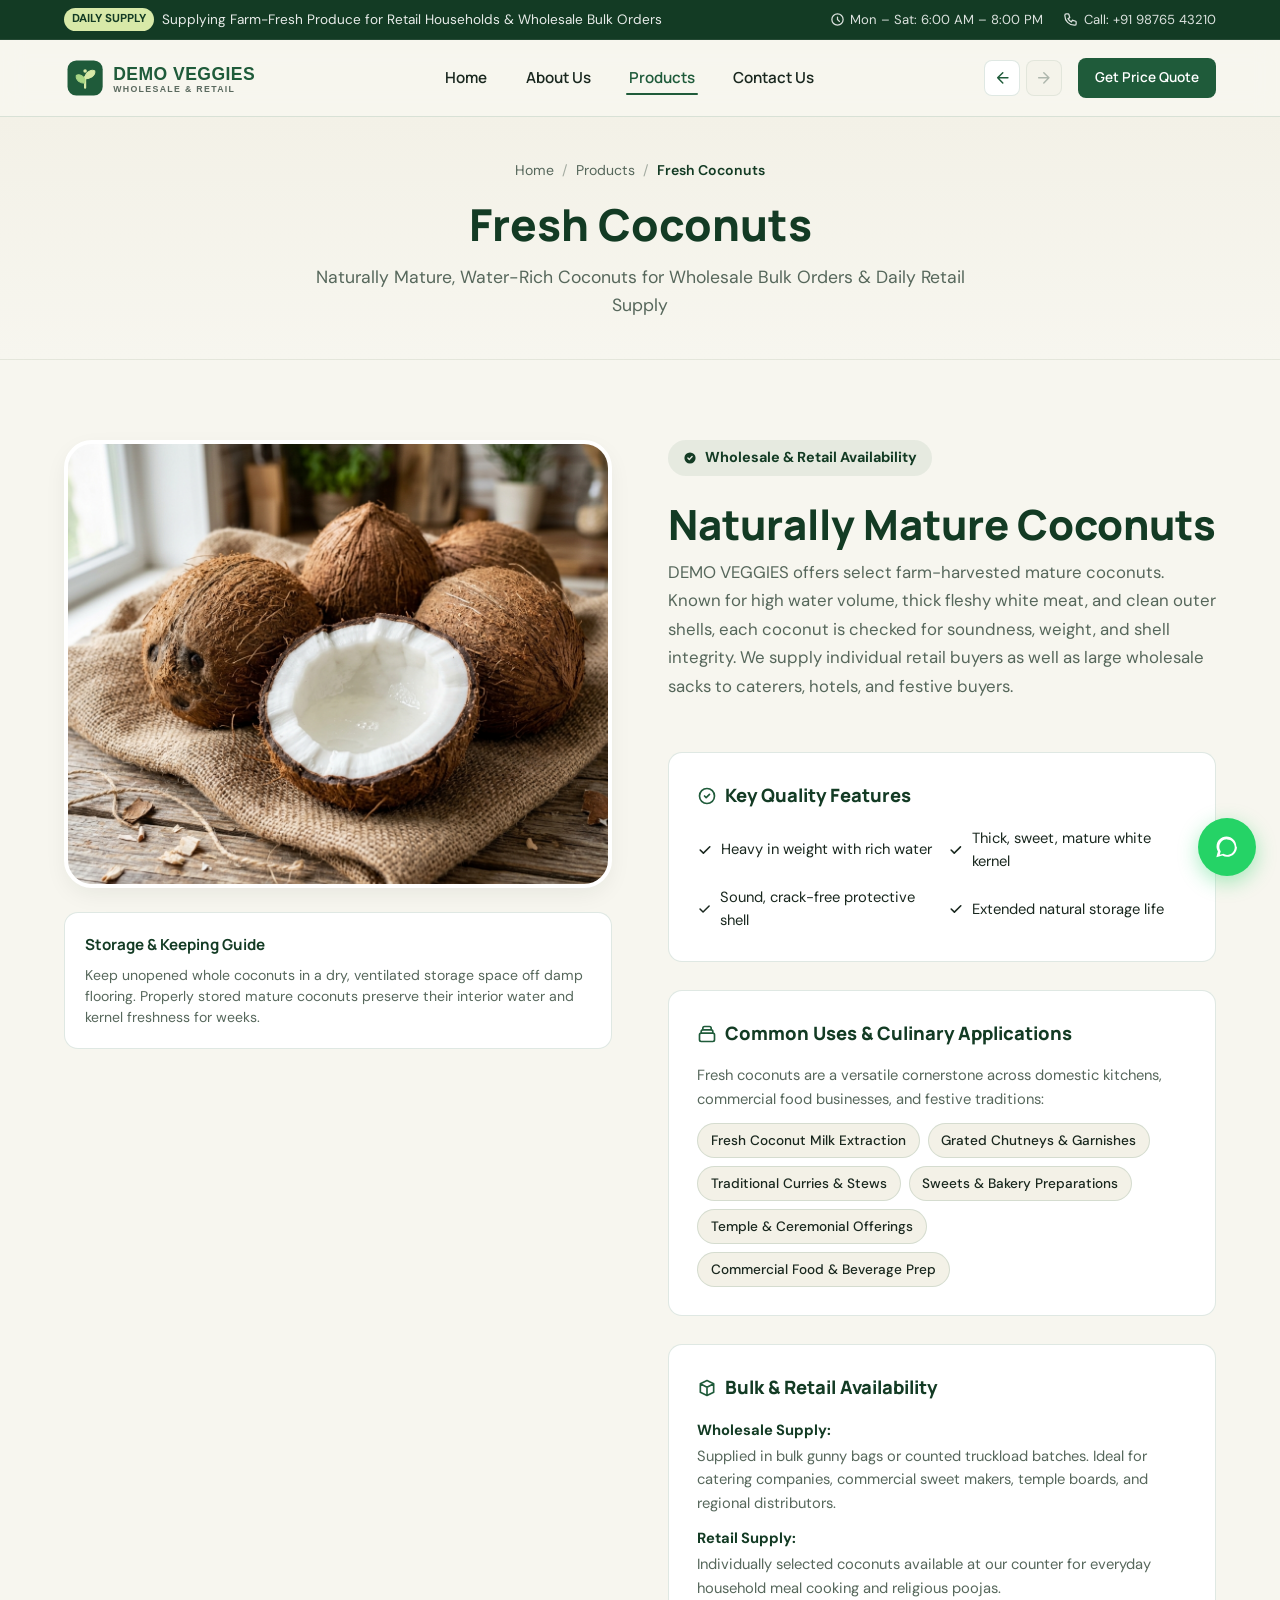
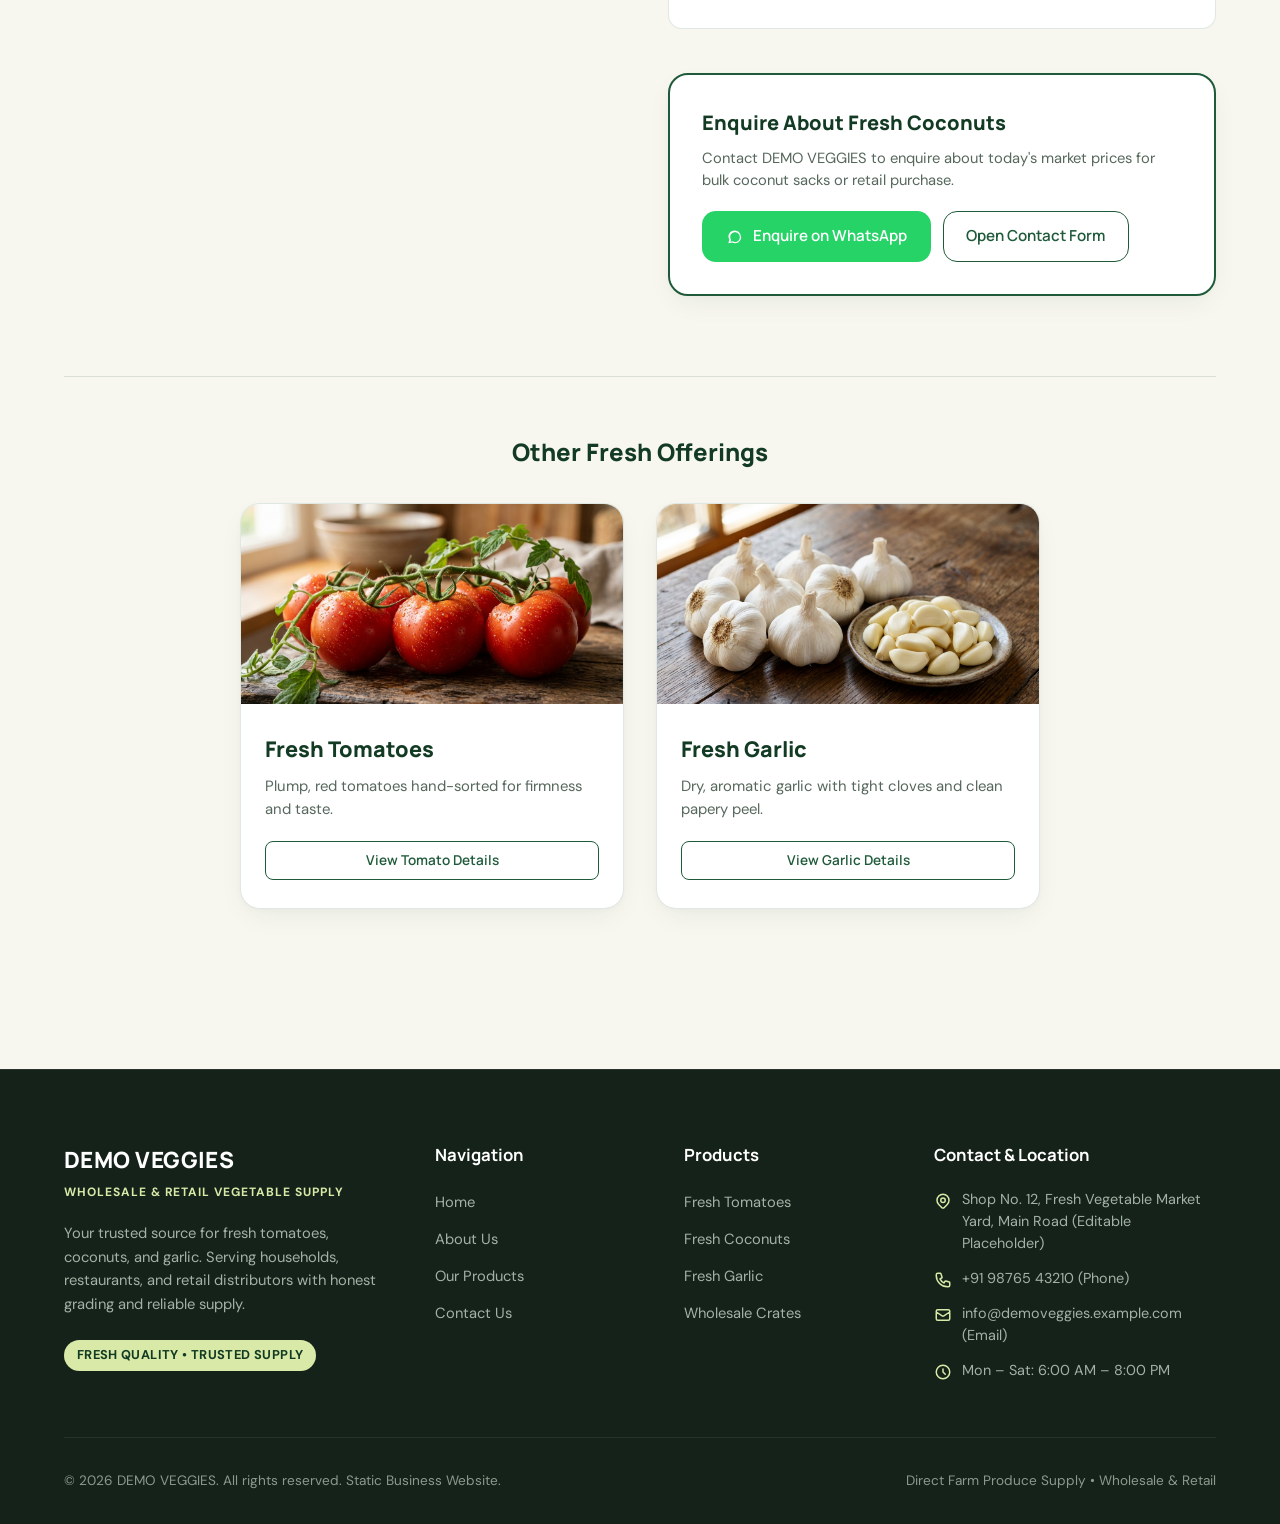
<file: demo-vegies-complete-source-code/coconuts.html>
<!DOCTYPE html>
<html lang="en">
<head>
  <meta charset="UTF-8">
  <meta name="viewport" content="width=device-width, initial-scale=1.0">
  <meta name="description" content="Fresh Coconuts from DEMO VEGGIES — Mature, heavy water coconuts with thick white meat. Available in wholesale sacks and retail units for cooking, catering, and religious events.">
  <title>Fresh Coconuts — DEMO VEGGIES</title>
  
  <!-- Favicon -->
  <link rel="icon" type="image/svg+xml" href="images/favicon.svg">
  
  <!-- Google Fonts: Manrope & DM Sans -->
  <link rel="preconnect" href="https://fonts.googleapis.com">
  <link rel="preconnect" href="https://fonts.gstatic.com" crossorigin>
  <link href="https://fonts.googleapis.com/css2?family=DM+Sans:ital,opsz,wght@0,9..40,400..700;1,9..40,400..700&family=Manrope:wght@500;600;700;800&display=swap" rel="stylesheet">
  
  <!-- Main Stylesheet -->
  <link rel="stylesheet" href="css/style.css">
</head>
<body>
  <!-- Accessible Skip Link -->
  <a href="#main-content" class="skip-link">Skip to main content</a>

  <!-- Top Info Bar -->
  <aside class="top-bar" aria-label="Quick announcements and contact">
    <div class="container top-bar-inner">
      <div class="top-bar-text">
        <span class="top-bar-tag">Daily Supply</span>
        <span>Supplying Farm-Fresh Produce for Retail Households &amp; Wholesale Bulk Orders</span>
      </div>
      <div class="top-bar-contact">
        <span class="top-bar-link">
          <svg width="15" height="15" fill="none" stroke="currentColor" stroke-width="2" viewBox="0 0 24 24"><path stroke-linecap="round" stroke-linejoin="round" d="M12 8v4l3 3m6-3a9 9 0 11-18 0 9 9 0 0118 0z"/></svg>
          Mon – Sat: 6:00 AM – 8:00 PM
        </span>
        <a href="tel:+919876543210" class="top-bar-link">
          <svg width="15" height="15" fill="none" stroke="currentColor" stroke-width="2" viewBox="0 0 24 24"><path stroke-linecap="round" stroke-linejoin="round" d="M3 5a2 2 0 012-2h3.28a1 1 0 01.948.684l1.498 4.493a1 1 0 01-.502 1.21l-2.257 1.13a11.042 11.042 0 005.516 5.516l1.13-2.257a1 1 0 011.21-.502l4.493 1.498a1 1 0 01.684.949V19a2 2 0 01-2 2h-1C9.716 21 3 14.284 3 6V5z"/></svg>
          Call: +91 98765 43210
        </a>
      </div>
    </div>
  </aside>

  <!-- Main Site Header & Navigation -->
  <header class="site-header">
    <div class="container navbar">
      <a href="index.html" class="brand-logo" aria-label="DEMO VEGGIES Home">
        <img src="images/logo.svg" alt="DEMO VEGGIES Logo" class="brand-logo-img">
      </a>

      <!-- Navigation Menu -->
      <nav aria-label="Main Navigation">
        <ul class="nav-menu" id="navMenu">
          <li><a href="index.html" class="nav-link">Home</a></li>
          <li><a href="about.html" class="nav-link">About Us</a></li>
          <li><a href="products.html" class="nav-link active">Products</a></li>
          <li><a href="contact.html" class="nav-link">Contact Us</a></li>
        </ul>
      </nav>

      <!-- Header Action & Mobile Toggle -->
      <div class="nav-actions">
        <a href="contact.html" class="btn btn-primary btn-sm">Get Price Quote</a>
        <button type="button" class="nav-toggle" id="navToggle" aria-label="Toggle navigation menu" aria-expanded="false">
          <svg fill="none" viewBox="0 0 24 24" stroke="currentColor">
            <path stroke-linecap="round" stroke-linejoin="round" stroke-width="2" d="M4 6h16M4 12h16M4 18h16"/>
          </svg>
        </button>
      </div>
    </div>
  </header>

  <main id="main-content">
    <!-- Breadcrumb & Top Bar -->
    <section class="page-header" style="padding-top: 2.5rem; padding-bottom: 2.5rem;">
      <div class="container">
        <nav class="breadcrumbs" aria-label="Breadcrumb">
          <a href="index.html">Home</a>
          <span class="sep">/</span>
          <a href="products.html">Products</a>
          <span class="sep">/</span>
          <span class="current">Fresh Coconuts</span>
        </nav>
        <h1 class="page-title">Fresh Coconuts</h1>
        <p class="page-subtitle">Naturally Mature, Water-Rich Coconuts for Wholesale Bulk Orders &amp; Daily Retail Supply</p>
      </div>
    </section>

    <!-- Product Detail Layout -->
    <section class="section-padding">
      <div class="container">
        <div class="product-detail-layout">
          <!-- Left: Gallery Media -->
          <div class="product-detail-gallery">
            <div class="product-detail-main-img">
              <img src="images/coconuts.jpg" alt="Mature coconuts with textured fiber and fresh open coconut showing white meat">
            </div>
            
            <div style="margin-top: 1.5rem; background: var(--color-bg-card); border: 1px solid var(--color-border); border-radius: var(--radius-md); padding: 1.25rem;">
              <h4 style="font-family: var(--font-heading); font-size: 0.95rem; font-weight: 700; color: var(--color-primary-dark); margin-bottom: 0.5rem;">Storage &amp; Keeping Guide</h4>
              <p style="font-size: 0.88rem; color: var(--color-text-muted); line-height: 1.5;">
                Keep unopened whole coconuts in a dry, ventilated storage space off damp flooring. Properly stored mature coconuts preserve their interior water and kernel freshness for weeks.
              </p>
            </div>
          </div>

          <!-- Right: Product Info & Actions -->
          <div class="product-detail-content">
            <div class="product-meta-header">
              <span class="product-availability-tag">
                <svg width="14" height="14" fill="currentColor" viewBox="0 0 20 20"><path fill-rule="evenodd" d="M10 18a8 8 0 100-16 8 8 0 000 16zm3.707-9.293a1 1 0 00-1.414-1.414L9 10.586 7.707 9.293a1 1 0 00-1.414 1.414l2 2a1 1 0 001.414 0l4-4z" clip-rule="evenodd"/></svg>
                Wholesale &amp; Retail Availability
              </span>
              <h2 class="product-title-large">Naturally Mature Coconuts</h2>
              <p class="product-overview-text">
                DEMO VEGGIES offers select farm-harvested mature coconuts. Known for high water volume, thick fleshy white meat, and clean outer shells, each coconut is checked for soundness, weight, and shell integrity. We supply individual retail buyers as well as large wholesale sacks to caterers, hotels, and festive buyers.
              </p>
            </div>

            <!-- Key Features -->
            <div class="detail-section-block">
              <h3 class="detail-section-heading">
                <svg width="20" height="20" fill="none" stroke="currentColor" stroke-width="2" viewBox="0 0 24 24"><path stroke-linecap="round" stroke-linejoin="round" d="M9 12l2 2 4-4m6 2a9 9 0 11-18 0 9 9 0 0118 0z"/></svg>
                Key Quality Features
              </h3>
              <div class="detail-features-grid">
                <div class="detail-feature-item">
                  <svg width="16" height="16" fill="currentColor" viewBox="0 0 20 20"><path fill-rule="evenodd" d="M16.707 5.293a1 1 0 010 1.414l-8 8a1 1 0 01-1.414 0l-4-4a1 1 0 011.414-1.414L8 12.586l7.293-7.293a1 1 0 011.414 0z" clip-rule="evenodd"/></svg>
                  <span>Heavy in weight with rich water</span>
                </div>
                <div class="detail-feature-item">
                  <svg width="16" height="16" fill="currentColor" viewBox="0 0 20 20"><path fill-rule="evenodd" d="M16.707 5.293a1 1 0 010 1.414l-8 8a1 1 0 01-1.414 0l-4-4a1 1 0 011.414-1.414L8 12.586l7.293-7.293a1 1 0 011.414 0z" clip-rule="evenodd"/></svg>
                  <span>Thick, sweet, mature white kernel</span>
                </div>
                <div class="detail-feature-item">
                  <svg width="16" height="16" fill="currentColor" viewBox="0 0 20 20"><path fill-rule="evenodd" d="M16.707 5.293a1 1 0 010 1.414l-8 8a1 1 0 01-1.414 0l-4-4a1 1 0 011.414-1.414L8 12.586l7.293-7.293a1 1 0 011.414 0z" clip-rule="evenodd"/></svg>
                  <span>Sound, crack-free protective shell</span>
                </div>
                <div class="detail-feature-item">
                  <svg width="16" height="16" fill="currentColor" viewBox="0 0 20 20"><path fill-rule="evenodd" d="M16.707 5.293a1 1 0 010 1.414l-8 8a1 1 0 01-1.414 0l-4-4a1 1 0 011.414-1.414L8 12.586l7.293-7.293a1 1 0 011.414 0z" clip-rule="evenodd"/></svg>
                  <span>Extended natural storage life</span>
                </div>
              </div>
            </div>

            <!-- Common Uses -->
            <div class="detail-section-block">
              <h3 class="detail-section-heading">
                <svg width="20" height="20" fill="none" stroke="currentColor" stroke-width="2" viewBox="0 0 24 24"><path stroke-linecap="round" stroke-linejoin="round" d="M19 11H5m14 0a2 2 0 012 2v6a2 2 0 01-2 2H5a2 2 0 01-2-2v-6a2 2 0 012-2m14 0V9a2 2 0 00-2-2M5 11V9a2 2 0 012-2m0 0V5a2 2 0 012-2h6a2 2 0 012 2v2M7 7h10"/></svg>
                Common Uses &amp; Culinary Applications
              </h3>
              <p style="font-size: 0.92rem; color: var(--color-text-muted); margin-bottom: 0.75rem;">
                Fresh coconuts are a versatile cornerstone across domestic kitchens, commercial food businesses, and festive traditions:
              </p>
              <div class="uses-tags">
                <span class="use-tag">Fresh Coconut Milk Extraction</span>
                <span class="use-tag">Grated Chutneys &amp; Garnishes</span>
                <span class="use-tag">Traditional Curries &amp; Stews</span>
                <span class="use-tag">Sweets &amp; Bakery Preparations</span>
                <span class="use-tag">Temple &amp; Ceremonial Offerings</span>
                <span class="use-tag">Commercial Food &amp; Beverage Prep</span>
              </div>
            </div>

            <!-- Wholesale & Retail Supply Info -->
            <div class="detail-section-block">
              <h3 class="detail-section-heading">
                <svg width="20" height="20" fill="none" stroke="currentColor" stroke-width="2" viewBox="0 0 24 24"><path stroke-linecap="round" stroke-linejoin="round" d="M20 7l-8-4-8 4m16 0l-8 4m8-4v10l-8 4m0-10L4 7m8 4v10M4 7v10l8 4"/></svg>
                Bulk &amp; Retail Availability
              </h3>
              <div style="display: flex; flex-direction: column; gap: 0.75rem; font-size: 0.92rem;">
                <div>
                  <strong style="color: var(--color-primary-dark);">Wholesale Supply:</strong>
                  <p style="color: var(--color-text-muted); margin-top: 0.15rem;">
                    Supplied in bulk gunny bags or counted truckload batches. Ideal for catering companies, commercial sweet makers, temple boards, and regional distributors.
                  </p>
                </div>
                <div>
                  <strong style="color: var(--color-primary-dark);">Retail Supply:</strong>
                  <p style="color: var(--color-text-muted); margin-top: 0.15rem;">
                    Individually selected coconuts available at our counter for everyday household meal cooking and religious poojas.
                  </p>
                </div>
              </div>
            </div>

            <!-- Inquiry Box -->
            <div class="product-order-box">
              <h3 class="order-box-title">Enquire About Fresh Coconuts</h3>
              <p class="order-box-desc">
                Contact DEMO VEGGIES to enquire about today's market prices for bulk coconut sacks or retail purchase.
              </p>
              <div class="order-box-actions">
                <a href="#" class="btn btn-whatsapp" data-wa-product="Fresh Coconuts" data-wa-type="Wholesale & Retail">
                  <svg width="20" height="20" fill="currentColor" viewBox="0 0 24 24"><path d="M12.031 6.172c-3.181 0-5.767 2.586-5.768 5.766-.001 1.298.38 2.27 1.019 3.287l-.711 2.598 2.664-.698c.974.532 1.774.815 2.796.815 3.183 0 5.768-2.587 5.769-5.768 0-3.181-2.586-5.768-5.769-5.768zm7.426 5.767c0 4.093-3.332 7.425-7.426 7.425-1.246 0-2.454-.316-3.523-.914l-4.508 1.182 1.205-4.398c-.689-1.121-1.053-2.399-1.053-3.695 0-4.094 3.332-7.426 7.426-7.426 4.094 0 7.426 3.332 7.426 7.426z"/></svg>
                  Enquire on WhatsApp
                </a>
                <a href="contact.html?product=Coconuts" class="btn btn-secondary">
                  Open Contact Form
                </a>
              </div>
            </div>
          </div>
        </div>

        <!-- Related Products Strip -->
        <div class="related-products-strip">
          <h3 style="font-family: var(--font-heading); font-size: 1.5rem; font-weight: 800; color: var(--color-primary-dark); margin-bottom: 2rem; text-align: center;">Other Fresh Offerings</h3>
          <div class="products-grid" style="grid-template-columns: repeat(2, 1fr); max-width: 800px; margin: 0 auto;">
            <!-- Tomatoes Link -->
            <article class="product-card">
              <div class="product-card-media" style="height: 200px;">
                <img src="images/tomatoes.jpg" alt="Fresh tomatoes" class="product-card-img" loading="lazy">
              </div>
              <div class="product-card-body">
                <h4 class="product-card-title">Fresh Tomatoes</h4>
                <p class="product-card-desc">Plump, red tomatoes hand-sorted for firmness and taste.</p>
                <a href="tomatoes.html" class="btn btn-secondary btn-sm">View Tomato Details</a>
              </div>
            </article>

            <!-- Garlic Link -->
            <article class="product-card">
              <div class="product-card-media" style="height: 200px;">
                <img src="images/garlic.jpg" alt="Fresh garlic bulbs" class="product-card-img" loading="lazy">
              </div>
              <div class="product-card-body">
                <h4 class="product-card-title">Fresh Garlic</h4>
                <p class="product-card-desc">Dry, aromatic garlic with tight cloves and clean papery peel.</p>
                <a href="garlic.html" class="btn btn-secondary btn-sm">View Garlic Details</a>
              </div>
            </article>
          </div>
        </div>
      </div>
    </section>
  </main>

  <!-- Site Footer -->
  <footer class="site-footer">
    <div class="container">
      <div class="footer-grid">
        <!-- Brand Info -->
        <div class="footer-brand">
          <span class="footer-brand-title">DEMO VEGGIES</span>
          <span class="footer-brand-sub">Wholesale &amp; Retail Vegetable Supply</span>
          <p class="footer-brand-desc">
            Your trusted source for fresh tomatoes, coconuts, and garlic. Serving households, restaurants, and retail distributors with honest grading and reliable supply.
          </p>
          <div class="badge badge-accent" style="align-self: flex-start;">
            Fresh Quality • Trusted Supply
          </div>
        </div>

        <!-- Quick Links -->
        <div>
          <h4 class="footer-col-title">Navigation</h4>
          <ul class="footer-links-list">
            <li><a href="index.html" class="footer-link">Home</a></li>
            <li><a href="about.html" class="footer-link">About Us</a></li>
            <li><a href="products.html" class="footer-link">Our Products</a></li>
            <li><a href="contact.html" class="footer-link">Contact Us</a></li>
          </ul>
        </div>

        <!-- Featured Products -->
        <div>
          <h4 class="footer-col-title">Products</h4>
          <ul class="footer-links-list">
            <li><a href="tomatoes.html" class="footer-link">Fresh Tomatoes</a></li>
            <li><a href="coconuts.html" class="footer-link">Fresh Coconuts</a></li>
            <li><a href="garlic.html" class="footer-link">Fresh Garlic</a></li>
            <li><a href="products.html" class="footer-link">Wholesale Crates</a></li>
          </ul>
        </div>

        <!-- Contact Information (Editable Placeholders) -->
        <div>
          <h4 class="footer-col-title">Contact &amp; Location</h4>
          <ul class="footer-contact-list">
            <li class="footer-contact-item">
              <svg width="18" height="18" fill="none" stroke="currentColor" stroke-width="2" viewBox="0 0 24 24"><path stroke-linecap="round" stroke-linejoin="round" d="M17.657 16.657L13.414 20.9a1.998 1.998 0 01-2.827 0l-4.244-4.243a8 8 0 1111.314 0z"/><path stroke-linecap="round" stroke-linejoin="round" d="M15 11a3 3 0 11-6 0 3 3 0 016 0z"/></svg>
              <span>Shop No. 12, Fresh Vegetable Market Yard, Main Road (Editable Placeholder)</span>
            </li>
            <li class="footer-contact-item">
              <svg width="18" height="18" fill="none" stroke="currentColor" stroke-width="2" viewBox="0 0 24 24"><path stroke-linecap="round" stroke-linejoin="round" d="M3 5a2 2 0 012-2h3.28a1 1 0 01.948.684l1.498 4.493a1 1 0 01-.502 1.21l-2.257 1.13a11.042 11.042 0 005.516 5.516l1.13-2.257a1 1 0 011.21-.502l4.493 1.498a1 1 0 01.684.949V19a2 2 0 01-2 2h-1C9.716 21 3 14.284 3 6V5z"/></svg>
              <a href="tel:+919876543210">+91 98765 43210 (Phone)</a>
            </li>
            <li class="footer-contact-item">
              <svg width="18" height="18" fill="none" stroke="currentColor" stroke-width="2" viewBox="0 0 24 24"><path stroke-linecap="round" stroke-linejoin="round" d="M3 8l7.89 5.26a2 2 0 002.22 0L21 8M5 19h14a2 2 0 002-2V7a2 2 0 00-2-2H5a2 2 0 00-2 2v10a2 2 0 002 2z"/></svg>
              <a href="mailto:info@demoveggies.example.com">info@demoveggies.example.com (Email)</a>
            </li>
            <li class="footer-contact-item">
              <svg width="18" height="18" fill="none" stroke="currentColor" stroke-width="2" viewBox="0 0 24 24"><path stroke-linecap="round" stroke-linejoin="round" d="M12 8v4l3 3m6-3a9 9 0 11-18 0 9 9 0 0118 0z"/></svg>
              <span>Mon – Sat: 6:00 AM – 8:00 PM</span>
            </li>
          </ul>
        </div>
      </div>

      <div class="footer-bottom">
        <div>
          &copy; 2026 DEMO VEGGIES. All rights reserved. Static Business Website.
        </div>
        <div>
          <span>Direct Farm Produce Supply • Wholesale &amp; Retail</span>
        </div>
      </div>
    </div>
  </footer>

  <!-- Floating WhatsApp Quick Action Button -->
  <a href="#" class="floating-whatsapp-btn" id="floatingWhatsApp" aria-label="Contact DEMO VEGGIES on WhatsApp">
    <svg fill="currentColor" viewBox="0 0 24 24">
      <path d="M12.031 6.172c-3.181 0-5.767 2.586-5.768 5.766-.001 1.298.38 2.27 1.019 3.287l-.711 2.598 2.664-.698c.974.532 1.774.815 2.796.815 3.183 0 5.768-2.587 5.769-5.768 0-3.181-2.586-5.768-5.769-5.768zm7.426 5.767c0 4.093-3.332 7.425-7.426 7.425-1.246 0-2.454-.316-3.523-.914l-4.508 1.182 1.205-4.398c-.689-1.121-1.053-2.399-1.053-3.695 0-4.094 3.332-7.426 7.426-7.426 4.094 0 7.426 3.332 7.426 7.426z"/>
    </svg>
    <span class="tooltip">WhatsApp Enquiry</span>
  </a>

  <!-- Frontend Interactions Script -->
  <script src="js/script.js"></script>
</body>
</html>
</file>
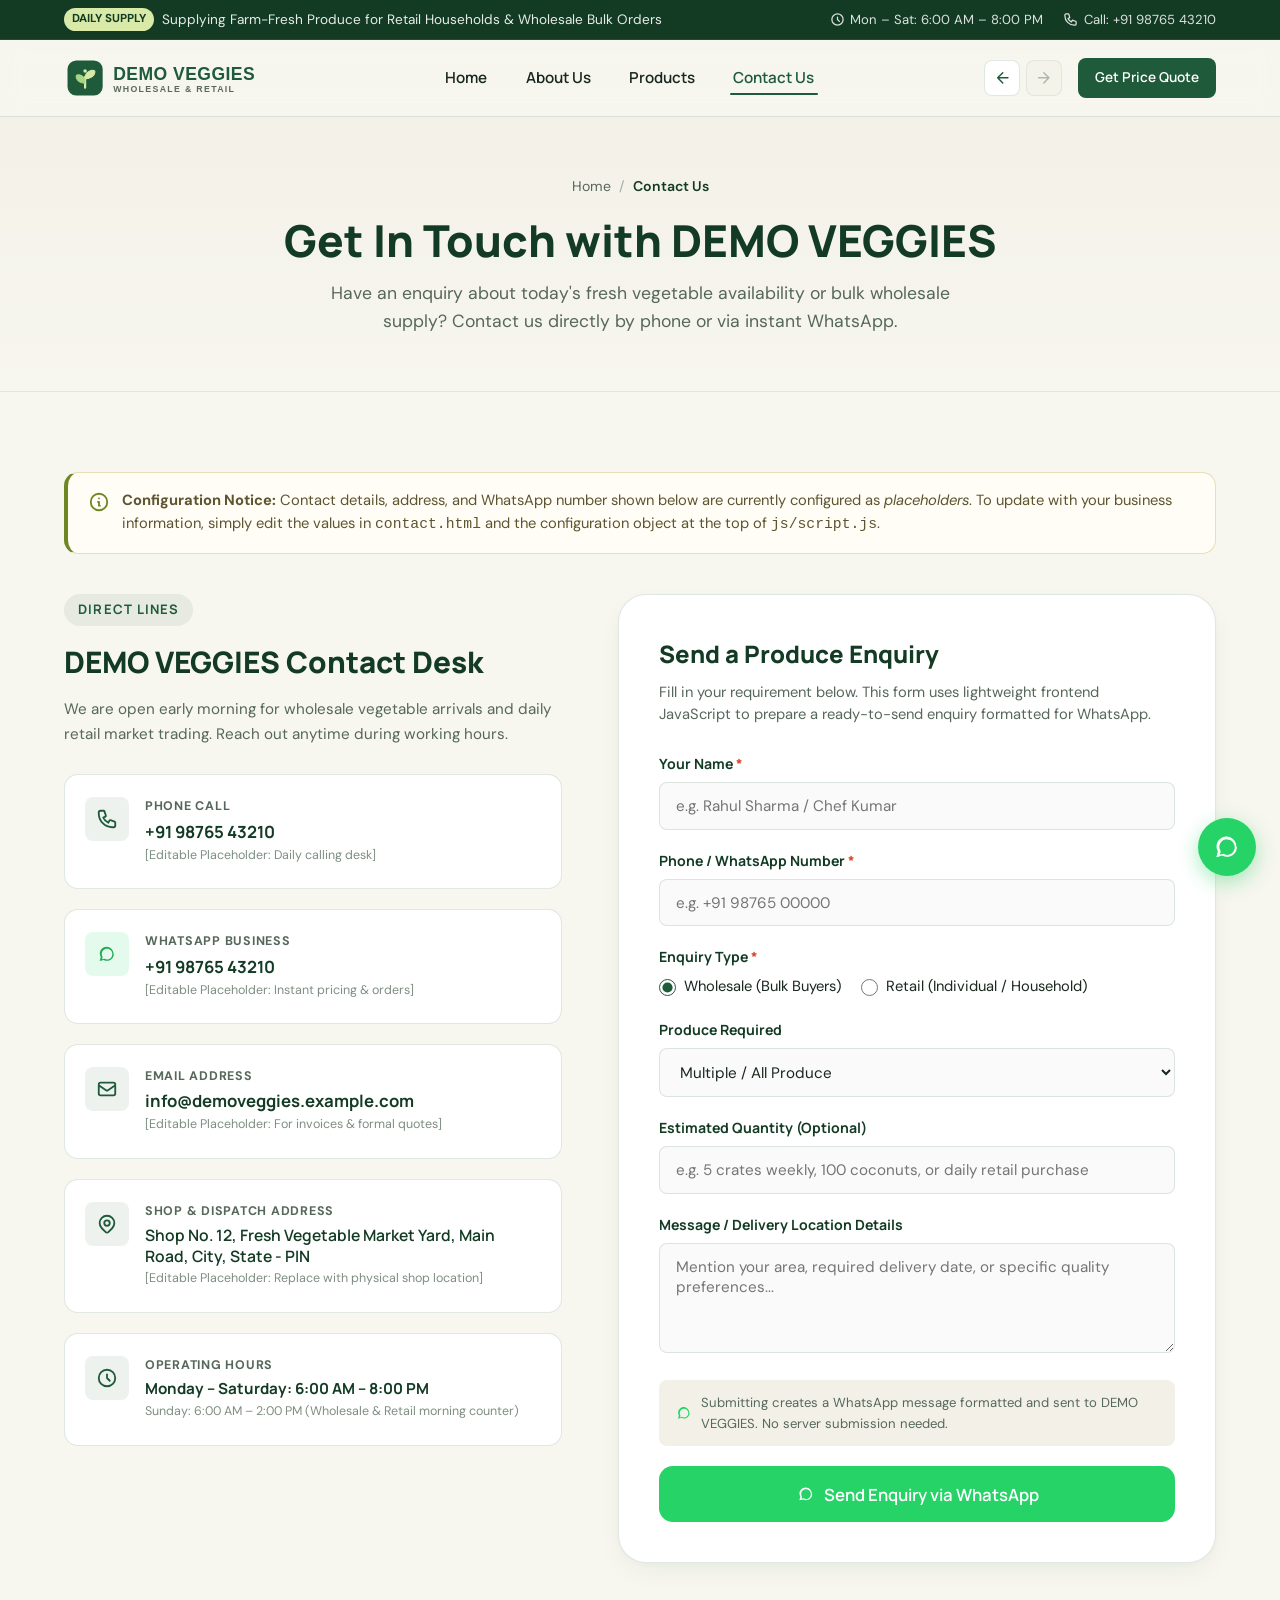
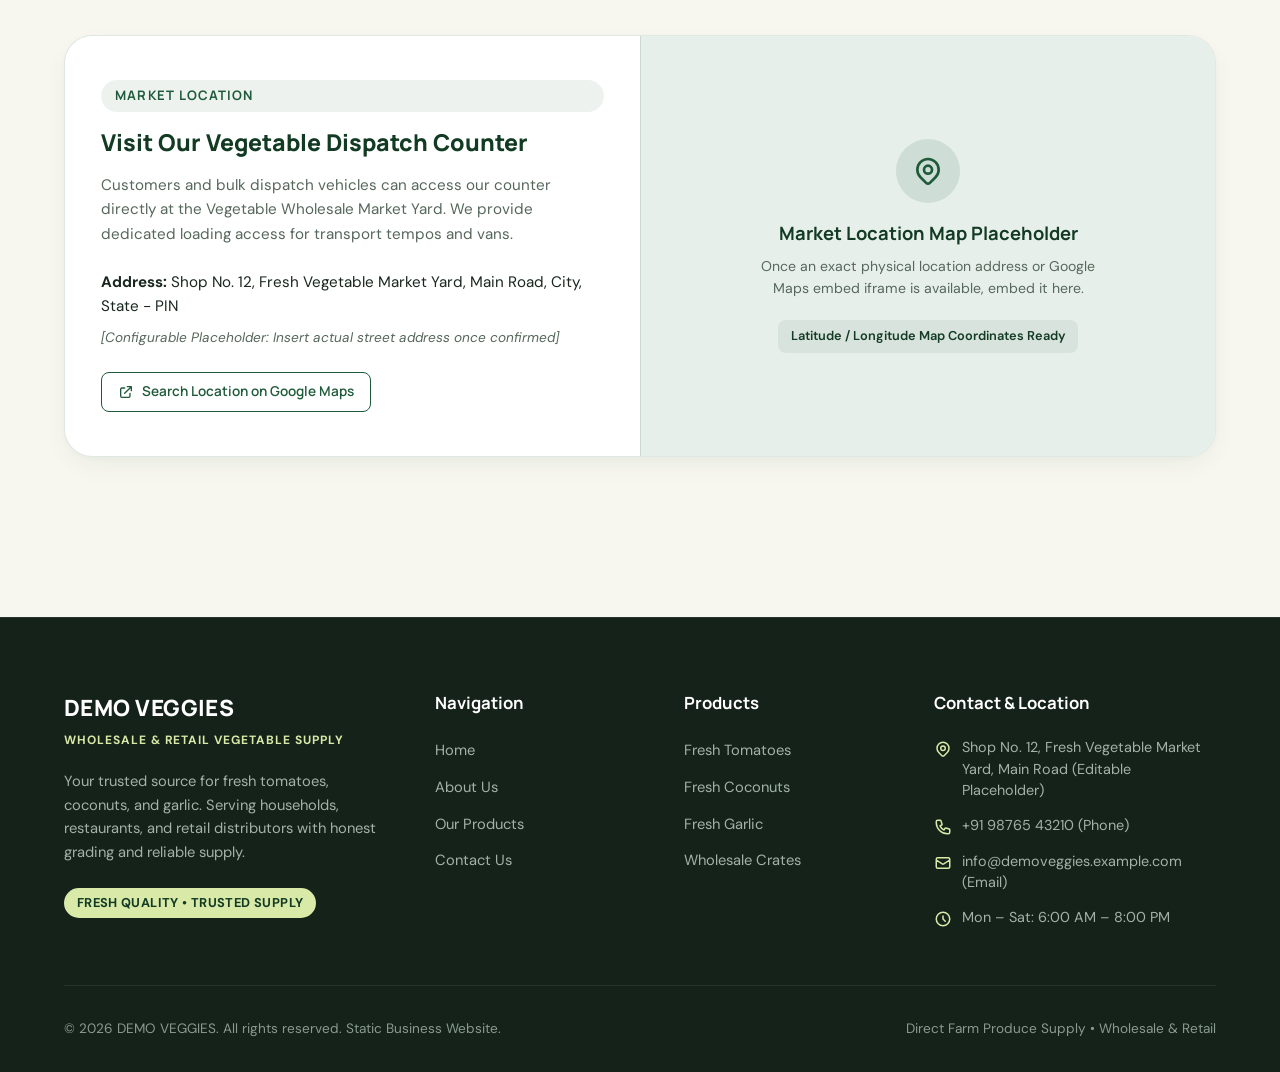
<file: demo-vegies-complete-source-code/contact.html>
<!DOCTYPE html>
<html lang="en">
<head>
  <meta charset="UTF-8">
  <meta name="viewport" content="width=device-width, initial-scale=1.0">
  <meta name="description" content="Contact DEMO VEGGIES for wholesale crate orders or retail vegetable supply. Send an enquiry directly through WhatsApp or phone.">
  <title>Contact Us — DEMO VEGGIES</title>
  
  <!-- Favicon -->
  <link rel="icon" type="image/svg+xml" href="images/favicon.svg">
  
  <!-- Google Fonts: Manrope & DM Sans -->
  <link rel="preconnect" href="https://fonts.googleapis.com">
  <link rel="preconnect" href="https://fonts.gstatic.com" crossorigin>
  <link href="https://fonts.googleapis.com/css2?family=DM+Sans:ital,opsz,wght@0,9..40,400..700;1,9..40,400..700&family=Manrope:wght@500;600;700;800&display=swap" rel="stylesheet">
  
  <!-- Main Stylesheet -->
  <link rel="stylesheet" href="css/style.css">
</head>
<body>
  <!-- Accessible Skip Link -->
  <a href="#main-content" class="skip-link">Skip to main content</a>

  <!-- Top Info Bar -->
  <aside class="top-bar" aria-label="Quick announcements and contact">
    <div class="container top-bar-inner">
      <div class="top-bar-text">
        <span class="top-bar-tag">Daily Supply</span>
        <span>Supplying Farm-Fresh Produce for Retail Households &amp; Wholesale Bulk Orders</span>
      </div>
      <div class="top-bar-contact">
        <span class="top-bar-link">
          <svg width="15" height="15" fill="none" stroke="currentColor" stroke-width="2" viewBox="0 0 24 24"><path stroke-linecap="round" stroke-linejoin="round" d="M12 8v4l3 3m6-3a9 9 0 11-18 0 9 9 0 0118 0z"/></svg>
          Mon – Sat: 6:00 AM – 8:00 PM
        </span>
        <a href="tel:+919876543210" class="top-bar-link">
          <svg width="15" height="15" fill="none" stroke="currentColor" stroke-width="2" viewBox="0 0 24 24"><path stroke-linecap="round" stroke-linejoin="round" d="M3 5a2 2 0 012-2h3.28a1 1 0 01.948.684l1.498 4.493a1 1 0 01-.502 1.21l-2.257 1.13a11.042 11.042 0 005.516 5.516l1.13-2.257a1 1 0 011.21-.502l4.493 1.498a1 1 0 01.684.949V19a2 2 0 01-2 2h-1C9.716 21 3 14.284 3 6V5z"/></svg>
          Call: +91 98765 43210
        </a>
      </div>
    </div>
  </aside>

  <!-- Main Site Header & Navigation -->
  <header class="site-header">
    <div class="container navbar">
      <a href="index.html" class="brand-logo" aria-label="DEMO VEGGIES Home">
        <img src="images/logo.svg" alt="DEMO VEGGIES Logo" class="brand-logo-img">
      </a>

      <!-- Navigation Menu -->
      <nav aria-label="Main Navigation">
        <ul class="nav-menu" id="navMenu">
          <li><a href="index.html" class="nav-link">Home</a></li>
          <li><a href="about.html" class="nav-link">About Us</a></li>
          <li><a href="products.html" class="nav-link">Products</a></li>
          <li><a href="contact.html" class="nav-link active">Contact Us</a></li>
        </ul>
      </nav>

      <!-- Header Action & Mobile Toggle -->
      <div class="nav-actions">
        <a href="contact.html" class="btn btn-primary btn-sm">Get Price Quote</a>
        <button type="button" class="nav-toggle" id="navToggle" aria-label="Toggle navigation menu" aria-expanded="false">
          <svg fill="none" viewBox="0 0 24 24" stroke="currentColor">
            <path stroke-linecap="round" stroke-linejoin="round" stroke-width="2" d="M4 6h16M4 12h16M4 18h16"/>
          </svg>
        </button>
      </div>
    </div>
  </header>

  <main id="main-content">
    <!-- Page Header Banner -->
    <section class="page-header" aria-labelledby="contact-page-title">
      <div class="container">
        <nav class="breadcrumbs" aria-label="Breadcrumb">
          <a href="index.html">Home</a>
          <span class="sep">/</span>
          <span class="current">Contact Us</span>
        </nav>
        <h1 id="contact-page-title" class="page-title">Get In Touch with DEMO VEGGIES</h1>
        <p class="page-subtitle">
          Have an enquiry about today's fresh vegetable availability or bulk wholesale supply? Contact us directly by phone or via instant WhatsApp.
        </p>
      </div>
    </section>

    <!-- Main Contact Section -->
    <section class="section-padding">
      <div class="container">
        <!-- Configuration Notice / Placeholder Alert -->
        <div class="placeholder-callout" role="note">
          <svg width="22" height="22" fill="none" stroke="currentColor" stroke-width="2" viewBox="0 0 24 24"><path stroke-linecap="round" stroke-linejoin="round" d="M13 16h-1v-4h-1m1-4h.01M21 12a9 9 0 11-18 0 9 9 0 0118 0z"/></svg>
          <div>
            <strong>Configuration Notice:</strong> Contact details, address, and WhatsApp number shown below are currently configured as <em>placeholders</em>. To update with your business information, simply edit the values in <code>contact.html</code> and the configuration object at the top of <code>js/script.js</code>.
          </div>
        </div>

        <div class="contact-layout">
          <!-- Left Column: Business Details Stack -->
          <div class="contact-info-col">
            <div>
              <span class="section-tag">Direct Lines</span>
              <h2 style="font-family: var(--font-heading); font-size: 1.85rem; font-weight: 800; color: var(--color-primary-dark); margin-bottom: 0.75rem;">DEMO VEGGIES Contact Desk</h2>
              <p style="font-size: 0.95rem; color: var(--color-text-muted); line-height: 1.6;">
                We are open early morning for wholesale vegetable arrivals and daily retail market trading. Reach out anytime during working hours.
              </p>
            </div>

            <div class="info-cards-stack">
              <!-- Phone -->
              <div class="info-card">
                <div class="info-card-icon">
                  <svg width="22" height="22" fill="none" stroke="currentColor" stroke-width="2" viewBox="0 0 24 24"><path stroke-linecap="round" stroke-linejoin="round" d="M3 5a2 2 0 012-2h3.28a1 1 0 01.948.684l1.498 4.493a1 1 0 01-.502 1.21l-2.257 1.13a11.042 11.042 0 005.516 5.516l1.13-2.257a1 1 0 011.21-.502l4.493 1.498a1 1 0 01.684.949V19a2 2 0 01-2 2h-1C9.716 21 3 14.284 3 6V5z"/></svg>
                </div>
                <div class="info-card-content">
                  <span class="info-card-label">Phone Call</span>
                  <a href="tel:+919876543210" class="info-card-val">+91 98765 43210</a>
                  <span class="info-card-note">[Editable Placeholder: Daily calling desk]</span>
                </div>
              </div>

              <!-- WhatsApp -->
              <div class="info-card">
                <div class="info-card-icon" style="background-color: rgba(37, 211, 102, 0.12); color: var(--color-whatsapp-dark);">
                  <svg width="22" height="22" fill="currentColor" viewBox="0 0 24 24"><path d="M12.031 6.172c-3.181 0-5.767 2.586-5.768 5.766-.001 1.298.38 2.27 1.019 3.287l-.711 2.598 2.664-.698c.974.532 1.774.815 2.796.815 3.183 0 5.768-2.587 5.769-5.768 0-3.181-2.586-5.768-5.769-5.768zm7.426 5.767c0 4.093-3.332 7.425-7.426 7.425-1.246 0-2.454-.316-3.523-.914l-4.508 1.182 1.205-4.398c-.689-1.121-1.053-2.399-1.053-3.695 0-4.094 3.332-7.426 7.426-7.426 4.094 0 7.426 3.332 7.426 7.426z"/></svg>
                </div>
                <div class="info-card-content">
                  <span class="info-card-label">WhatsApp Business</span>
                  <a href="#" class="info-card-val" id="infoCardWaLink" data-wa-product="Vegetables" data-wa-type="Quick Chat">+91 98765 43210</a>
                  <span class="info-card-note">[Editable Placeholder: Instant pricing &amp; orders]</span>
                </div>
              </div>

              <!-- Email -->
              <div class="info-card">
                <div class="info-card-icon">
                  <svg width="22" height="22" fill="none" stroke="currentColor" stroke-width="2" viewBox="0 0 24 24"><path stroke-linecap="round" stroke-linejoin="round" d="M3 8l7.89 5.26a2 2 0 002.22 0L21 8M5 19h14a2 2 0 002-2V7a2 2 0 00-2-2H5a2 2 0 00-2 2v10a2 2 0 002 2z"/></svg>
                </div>
                <div class="info-card-content">
                  <span class="info-card-label">Email Address</span>
                  <a href="mailto:info@demoveggies.example.com" class="info-card-val">info@demoveggies.example.com</a>
                  <span class="info-card-note">[Editable Placeholder: For invoices &amp; formal quotes]</span>
                </div>
              </div>

              <!-- Shop Address -->
              <div class="info-card">
                <div class="info-card-icon">
                  <svg width="22" height="22" fill="none" stroke="currentColor" stroke-width="2" viewBox="0 0 24 24"><path stroke-linecap="round" stroke-linejoin="round" d="M17.657 16.657L13.414 20.9a1.998 1.998 0 01-2.827 0l-4.244-4.243a8 8 0 1111.314 0z"/><path stroke-linecap="round" stroke-linejoin="round" d="M15 11a3 3 0 11-6 0 3 3 0 016 0z"/></svg>
                </div>
                <div class="info-card-content">
                  <span class="info-card-label">Shop &amp; Dispatch Address</span>
                  <span class="info-card-val" style="font-size: 0.98rem; font-weight: 600;">Shop No. 12, Fresh Vegetable Market Yard, Main Road, City, State - PIN</span>
                  <span class="info-card-note">[Editable Placeholder: Replace with physical shop location]</span>
                </div>
              </div>

              <!-- Business Hours -->
              <div class="info-card">
                <div class="info-card-icon">
                  <svg width="22" height="22" fill="none" stroke="currentColor" stroke-width="2" viewBox="0 0 24 24"><path stroke-linecap="round" stroke-linejoin="round" d="M12 8v4l3 3m6-3a9 9 0 11-18 0 9 9 0 0118 0z"/></svg>
                </div>
                <div class="info-card-content">
                  <span class="info-card-label">Operating Hours</span>
                  <span class="info-card-val" style="font-size: 0.95rem;">Monday – Saturday: 6:00 AM – 8:00 PM</span>
                  <span class="info-card-note">Sunday: 6:00 AM – 2:00 PM (Wholesale &amp; Retail morning counter)</span>
                </div>
              </div>
            </div>
          </div>

          <!-- Right Column: Static WhatsApp Enquiry Form -->
          <div class="contact-form-card">
            <h2 class="contact-form-title">Send a Produce Enquiry</h2>
            <p class="contact-form-subtitle">
              Fill in your requirement below. This form uses lightweight frontend JavaScript to prepare a ready-to-send enquiry formatted for WhatsApp.
            </p>

            <form id="vegetableEnquiryForm" novalidate>
              <!-- Full Name -->
              <div class="form-group">
                <label for="customerName" class="form-label">
                  Your Name <span class="required">*</span>
                </label>
                <input type="text" id="customerName" class="form-control" placeholder="e.g. Rahul Sharma / Chef Kumar" required>
              </div>

              <!-- Phone Number -->
              <div class="form-group">
                <label for="customerPhone" class="form-label">
                  Phone / WhatsApp Number <span class="required">*</span>
                </label>
                <input type="tel" id="customerPhone" class="form-control" placeholder="e.g. +91 98765 00000" required>
              </div>

              <!-- Enquiry Type (Wholesale or Retail) -->
              <div class="form-group">
                <label class="form-label">
                  Enquiry Type <span class="required">*</span>
                </label>
                <div class="form-radio-group">
                  <label class="radio-label">
                    <input type="radio" name="enquiryType" value="Wholesale (Bulk / Commercial Buyers)" checked>
                    <span>Wholesale (Bulk Buyers)</span>
                  </label>
                  <label class="radio-label">
                    <input type="radio" name="enquiryType" value="Retail (Household / Individual Purchase)">
                    <span>Retail (Individual / Household)</span>
                  </label>
                </div>
              </div>

              <!-- Product Selection -->
              <div class="form-group">
                <label for="productInterest" class="form-label">Produce Required</label>
                <select id="productInterest" class="form-control">
                  <option value="All / Multiple Products">Multiple / All Produce</option>
                  <option value="Fresh Tomatoes">Fresh Tomatoes</option>
                  <option value="Fresh Coconuts">Fresh Coconuts</option>
                  <option value="Fresh Garlic">Fresh Garlic</option>
                </select>
              </div>

              <!-- Estimated Quantity / Frequency -->
              <div class="form-group">
                <label for="estimatedQuantity" class="form-label">Estimated Quantity (Optional)</label>
                <input type="text" id="estimatedQuantity" class="form-control" placeholder="e.g. 5 crates weekly, 100 coconuts, or daily retail purchase">
              </div>

              <!-- Message / Special Notes -->
              <div class="form-group">
                <label for="customerMessage" class="form-label">Message / Delivery Location Details</label>
                <textarea id="customerMessage" class="form-control" placeholder="Mention your area, required delivery date, or specific quality preferences..."></textarea>
              </div>

              <!-- Static Process Note -->
              <div class="static-form-note">
                <svg width="18" height="18" fill="currentColor" viewBox="0 0 24 24"><path d="M12.031 6.172c-3.181 0-5.767 2.586-5.768 5.766-.001 1.298.38 2.27 1.019 3.287l-.711 2.598 2.664-.698c.974.532 1.774.815 2.796.815 3.183 0 5.768-2.587 5.769-5.768 0-3.181-2.586-5.768-5.769-5.768zm7.426 5.767c0 4.093-3.332 7.425-7.426 7.425-1.246 0-2.454-.316-3.523-.914l-4.508 1.182 1.205-4.398c-.689-1.121-1.053-2.399-1.053-3.695 0-4.094 3.332-7.426 7.426-7.426 4.094 0 7.426 3.332 7.426 7.426z"/></svg>
                <span>Submitting creates a WhatsApp message formatted and sent to DEMO VEGGIES. No server submission needed.</span>
              </div>

              <div id="formStatusAlert" style="display:none; background-color: var(--color-accent-soft); border: 1px solid var(--color-accent-dark); padding: 0.85rem 1rem; border-radius: var(--radius-sm); font-size: 0.9rem; margin-bottom: 1.25rem;"></div>

              <button type="submit" class="btn btn-whatsapp btn-full btn-lg">
                <svg width="20" height="20" fill="currentColor" viewBox="0 0 24 24"><path d="M12.031 6.172c-3.181 0-5.767 2.586-5.768 5.766-.001 1.298.38 2.27 1.019 3.287l-.711 2.598 2.664-.698c.974.532 1.774.815 2.796.815 3.183 0 5.768-2.587 5.769-5.768 0-3.181-2.586-5.768-5.769-5.768zm7.426 5.767c0 4.093-3.332 7.425-7.426 7.425-1.246 0-2.454-.316-3.523-.914l-4.508 1.182 1.205-4.398c-.689-1.121-1.053-2.399-1.053-3.695 0-4.094 3.332-7.426 7.426-7.426 4.094 0 7.426 3.332 7.426 7.426z"/></svg>
                Send Enquiry via WhatsApp
              </button>
            </form>
          </div>
        </div>

        <!-- Location & Map Section -->
        <section class="location-section" aria-labelledby="location-heading">
          <div class="location-card">
            <div class="location-details">
              <span class="section-tag">Market Location</span>
              <h2 id="location-heading" class="location-title">Visit Our Vegetable Dispatch Counter</h2>
              <p class="location-desc">
                Customers and bulk dispatch vehicles can access our counter directly at the Vegetable Wholesale Market Yard. We provide dedicated loading access for transport tempos and vans.
              </p>
              
              <div style="margin-bottom: 1.5rem; display: flex; flex-direction: column; gap: 0.5rem; font-size: 0.95rem;">
                <div><strong>Address:</strong> Shop No. 12, Fresh Vegetable Market Yard, Main Road, City, State - PIN</div>
                <div style="font-size: 0.85rem; color: var(--color-text-muted);"><em>[Configurable Placeholder: Insert actual street address once confirmed]</em></div>
              </div>

              <div>
                <a href="https://maps.google.com/?q=vegetable+market" target="_blank" rel="noopener noreferrer" class="btn btn-secondary btn-sm">
                  <svg width="16" height="16" fill="none" stroke="currentColor" stroke-width="2" viewBox="0 0 24 24"><path stroke-linecap="round" stroke-linejoin="round" d="M10 6H6a2 2 0 00-2 2v10a2 2 0 002 2h10a2 2 0 002-2v-4M14 4h6m0 0v6m0-6L10 14"/></svg>
                  Search Location on Google Maps
                </a>
              </div>
            </div>

            <!-- Stylized Map Placeholder -->
            <div class="location-map-placeholder">
              <div class="map-placeholder-icon">
                <svg width="32" height="32" fill="none" stroke="currentColor" stroke-width="2" viewBox="0 0 24 24"><path stroke-linecap="round" stroke-linejoin="round" d="M17.657 16.657L13.414 20.9a1.998 1.998 0 01-2.827 0l-4.244-4.243a8 8 0 1111.314 0z"/><path stroke-linecap="round" stroke-linejoin="round" d="M15 11a3 3 0 11-6 0 3 3 0 016 0z"/></svg>
              </div>
              <h3 style="font-family: var(--font-heading); font-size: 1.15rem; font-weight: 700; color: var(--color-primary-dark); margin-bottom: 0.4rem;">Market Location Map Placeholder</h3>
              <p style="font-size: 0.88rem; color: var(--color-text-muted); max-width: 340px; margin-bottom: 1.25rem;">
                Once an exact physical location address or Google Maps embed iframe is available, embed it here.
              </p>
              <div style="font-size: 0.8rem; background: rgba(31, 91, 58, 0.08); padding: 0.4rem 0.8rem; border-radius: var(--radius-sm); color: var(--color-primary-dark); font-weight: 600;">
                Latitude / Longitude Map Coordinates Ready
              </div>
            </div>
          </div>
        </section>
      </div>
    </section>
  </main>

  <!-- Site Footer -->
  <footer class="site-footer">
    <div class="container">
      <div class="footer-grid">
        <!-- Brand Info -->
        <div class="footer-brand">
          <span class="footer-brand-title">DEMO VEGGIES</span>
          <span class="footer-brand-sub">Wholesale &amp; Retail Vegetable Supply</span>
          <p class="footer-brand-desc">
            Your trusted source for fresh tomatoes, coconuts, and garlic. Serving households, restaurants, and retail distributors with honest grading and reliable supply.
          </p>
          <div class="badge badge-accent" style="align-self: flex-start;">
            Fresh Quality • Trusted Supply
          </div>
        </div>

        <!-- Quick Links -->
        <div>
          <h4 class="footer-col-title">Navigation</h4>
          <ul class="footer-links-list">
            <li><a href="index.html" class="footer-link">Home</a></li>
            <li><a href="about.html" class="footer-link">About Us</a></li>
            <li><a href="products.html" class="footer-link">Our Products</a></li>
            <li><a href="contact.html" class="footer-link">Contact Us</a></li>
          </ul>
        </div>

        <!-- Featured Products -->
        <div>
          <h4 class="footer-col-title">Products</h4>
          <ul class="footer-links-list">
            <li><a href="tomatoes.html" class="footer-link">Fresh Tomatoes</a></li>
            <li><a href="coconuts.html" class="footer-link">Fresh Coconuts</a></li>
            <li><a href="garlic.html" class="footer-link">Fresh Garlic</a></li>
            <li><a href="products.html" class="footer-link">Wholesale Crates</a></li>
          </ul>
        </div>

        <!-- Contact Information (Editable Placeholders) -->
        <div>
          <h4 class="footer-col-title">Contact &amp; Location</h4>
          <ul class="footer-contact-list">
            <li class="footer-contact-item">
              <svg width="18" height="18" fill="none" stroke="currentColor" stroke-width="2" viewBox="0 0 24 24"><path stroke-linecap="round" stroke-linejoin="round" d="M17.657 16.657L13.414 20.9a1.998 1.998 0 01-2.827 0l-4.244-4.243a8 8 0 1111.314 0z"/><path stroke-linecap="round" stroke-linejoin="round" d="M15 11a3 3 0 11-6 0 3 3 0 016 0z"/></svg>
              <span>Shop No. 12, Fresh Vegetable Market Yard, Main Road (Editable Placeholder)</span>
            </li>
            <li class="footer-contact-item">
              <svg width="18" height="18" fill="none" stroke="currentColor" stroke-width="2" viewBox="0 0 24 24"><path stroke-linecap="round" stroke-linejoin="round" d="M3 5a2 2 0 012-2h3.28a1 1 0 01.948.684l1.498 4.493a1 1 0 01-.502 1.21l-2.257 1.13a11.042 11.042 0 005.516 5.516l1.13-2.257a1 1 0 011.21-.502l4.493 1.498a1 1 0 01.684.949V19a2 2 0 01-2 2h-1C9.716 21 3 14.284 3 6V5z"/></svg>
              <a href="tel:+919876543210">+91 98765 43210 (Phone)</a>
            </li>
            <li class="footer-contact-item">
              <svg width="18" height="18" fill="none" stroke="currentColor" stroke-width="2" viewBox="0 0 24 24"><path stroke-linecap="round" stroke-linejoin="round" d="M3 8l7.89 5.26a2 2 0 002.22 0L21 8M5 19h14a2 2 0 002-2V7a2 2 0 00-2-2H5a2 2 0 00-2 2v10a2 2 0 002 2z"/></svg>
              <a href="mailto:info@demoveggies.example.com">info@demoveggies.example.com (Email)</a>
            </li>
            <li class="footer-contact-item">
              <svg width="18" height="18" fill="none" stroke="currentColor" stroke-width="2" viewBox="0 0 24 24"><path stroke-linecap="round" stroke-linejoin="round" d="M12 8v4l3 3m6-3a9 9 0 11-18 0 9 9 0 0118 0z"/></svg>
              <span>Mon – Sat: 6:00 AM – 8:00 PM</span>
            </li>
          </ul>
        </div>
      </div>

      <div class="footer-bottom">
        <div>
          &copy; 2026 DEMO VEGGIES. All rights reserved. Static Business Website.
        </div>
        <div>
          <span>Direct Farm Produce Supply • Wholesale &amp; Retail</span>
        </div>
      </div>
    </div>
  </footer>

  <!-- Floating WhatsApp Quick Action Button -->
  <a href="#" class="floating-whatsapp-btn" id="floatingWhatsApp" aria-label="Contact DEMO VEGGIES on WhatsApp">
    <svg fill="currentColor" viewBox="0 0 24 24">
      <path d="M12.031 6.172c-3.181 0-5.767 2.586-5.768 5.766-.001 1.298.38 2.27 1.019 3.287l-.711 2.598 2.664-.698c.974.532 1.774.815 2.796.815 3.183 0 5.768-2.587 5.769-5.768 0-3.181-2.586-5.768-5.769-5.768zm7.426 5.767c0 4.093-3.332 7.425-7.426 7.425-1.246 0-2.454-.316-3.523-.914l-4.508 1.182 1.205-4.398c-.689-1.121-1.053-2.399-1.053-3.695 0-4.094 3.332-7.426 7.426-7.426 4.094 0 7.426 3.332 7.426 7.426z"/>
    </svg>
    <span class="tooltip">WhatsApp Enquiry</span>
  </a>

  <!-- Frontend Interactions Script -->
  <script src="js/script.js"></script>
</body>
</html>
</file>
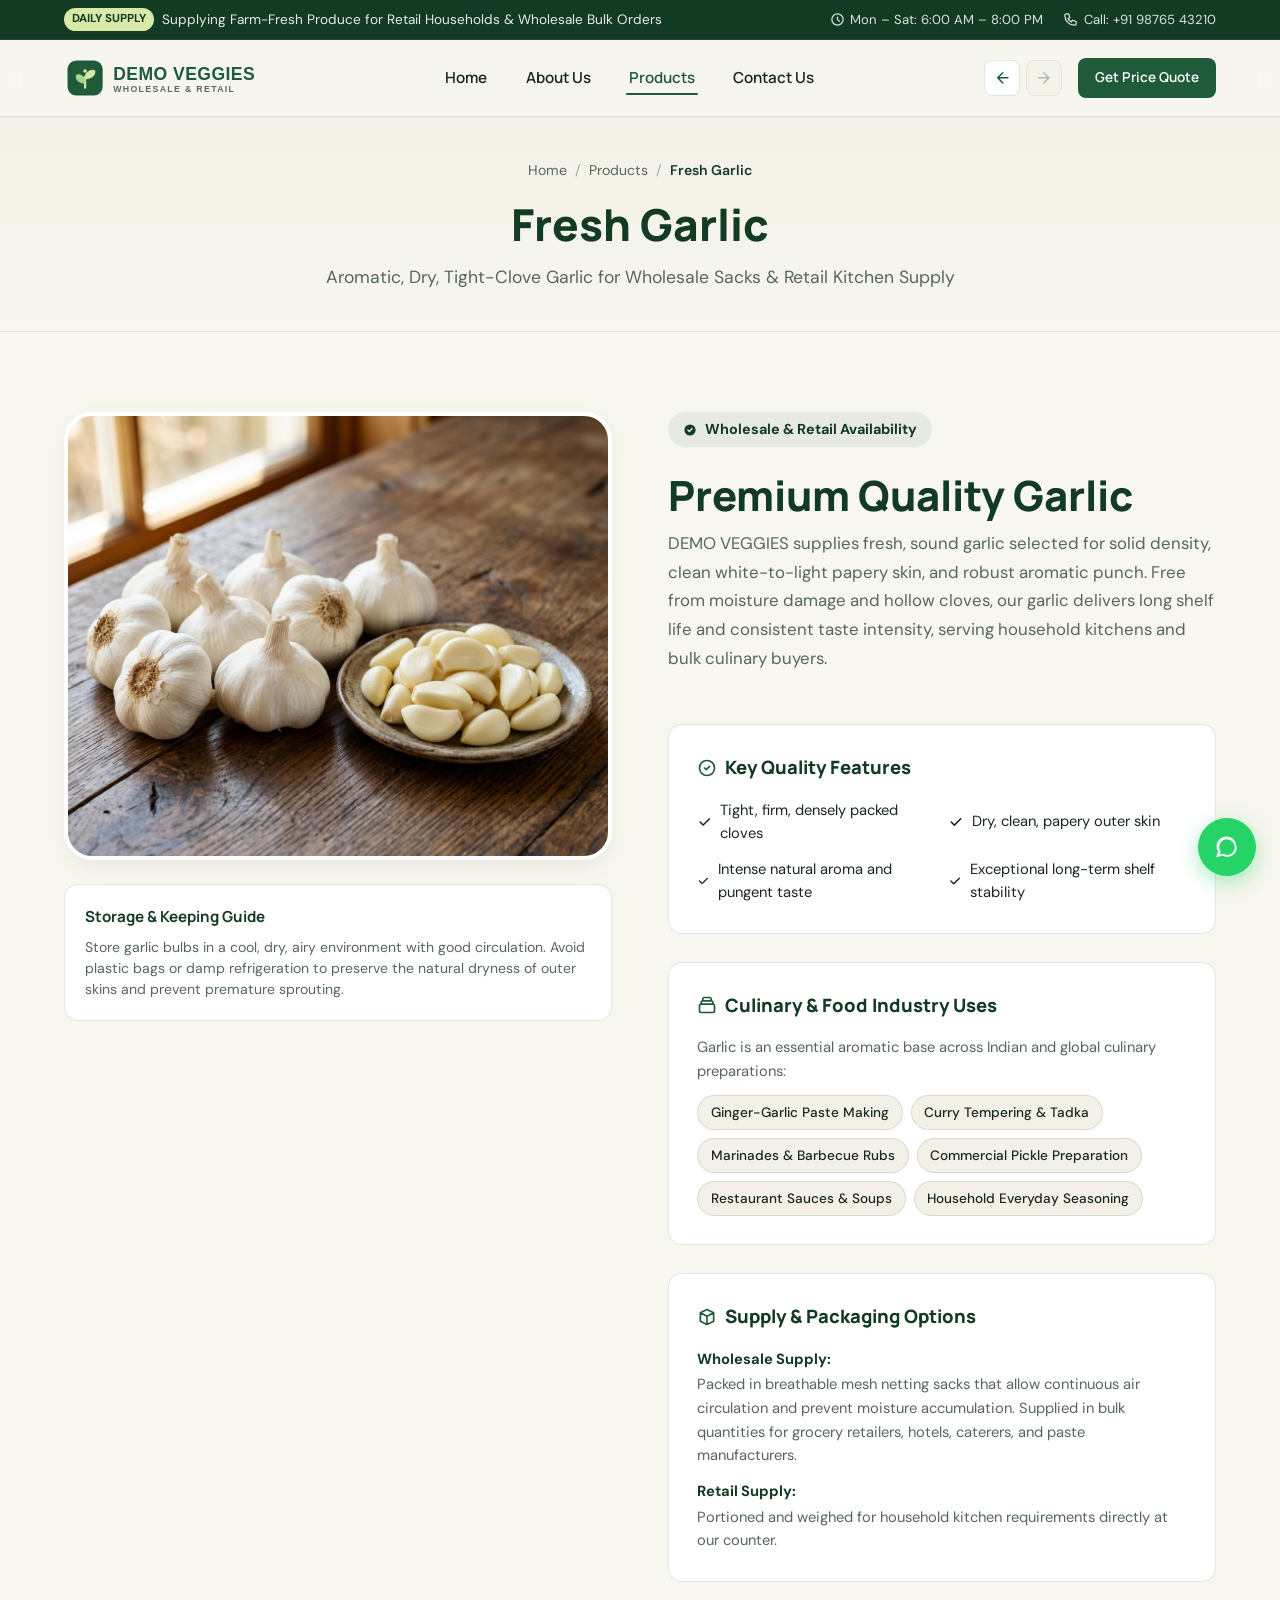
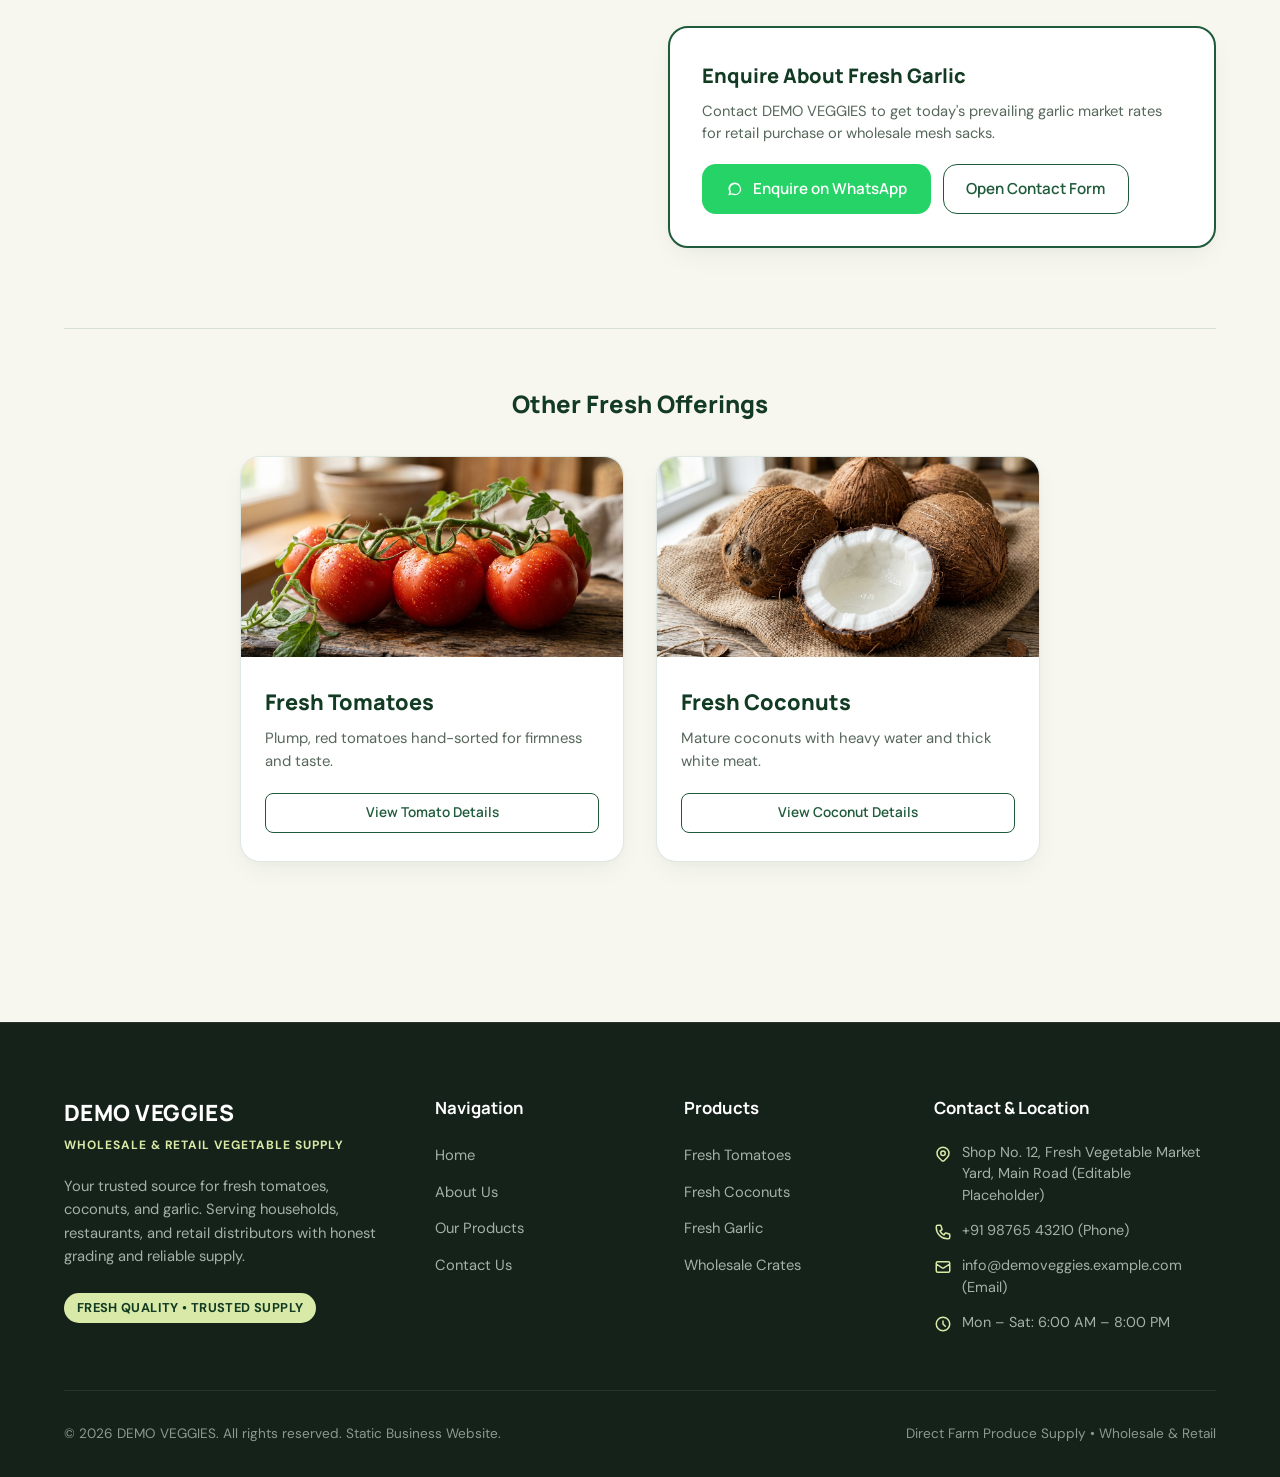
<file: demo-vegies-complete-source-code/garlic.html>
<!DOCTYPE html>
<html lang="en">
<head>
  <meta charset="UTF-8">
  <meta name="viewport" content="width=device-width, initial-scale=1.0">
  <meta name="description" content="Fresh Garlic from DEMO VEGGIES — Firm bulbs with dry white skins and potent aroma. Available in wholesale sacks and retail packs for culinary and commercial use.">
  <title>Fresh Garlic — DEMO VEGGIES</title>
  
  <!-- Favicon -->
  <link rel="icon" type="image/svg+xml" href="images/favicon.svg">
  
  <!-- Google Fonts: Manrope & DM Sans -->
  <link rel="preconnect" href="https://fonts.googleapis.com">
  <link rel="preconnect" href="https://fonts.gstatic.com" crossorigin>
  <link href="https://fonts.googleapis.com/css2?family=DM+Sans:ital,opsz,wght@0,9..40,400..700;1,9..40,400..700&family=Manrope:wght@500;600;700;800&display=swap" rel="stylesheet">
  
  <!-- Main Stylesheet -->
  <link rel="stylesheet" href="css/style.css">
</head>
<body>
  <!-- Accessible Skip Link -->
  <a href="#main-content" class="skip-link">Skip to main content</a>

  <!-- Top Info Bar -->
  <aside class="top-bar" aria-label="Quick announcements and contact">
    <div class="container top-bar-inner">
      <div class="top-bar-text">
        <span class="top-bar-tag">Daily Supply</span>
        <span>Supplying Farm-Fresh Produce for Retail Households &amp; Wholesale Bulk Orders</span>
      </div>
      <div class="top-bar-contact">
        <span class="top-bar-link">
          <svg width="15" height="15" fill="none" stroke="currentColor" stroke-width="2" viewBox="0 0 24 24"><path stroke-linecap="round" stroke-linejoin="round" d="M12 8v4l3 3m6-3a9 9 0 11-18 0 9 9 0 0118 0z"/></svg>
          Mon – Sat: 6:00 AM – 8:00 PM
        </span>
        <a href="tel:+919876543210" class="top-bar-link">
          <svg width="15" height="15" fill="none" stroke="currentColor" stroke-width="2" viewBox="0 0 24 24"><path stroke-linecap="round" stroke-linejoin="round" d="M3 5a2 2 0 012-2h3.28a1 1 0 01.948.684l1.498 4.493a1 1 0 01-.502 1.21l-2.257 1.13a11.042 11.042 0 005.516 5.516l1.13-2.257a1 1 0 011.21-.502l4.493 1.498a1 1 0 01.684.949V19a2 2 0 01-2 2h-1C9.716 21 3 14.284 3 6V5z"/></svg>
          Call: +91 98765 43210
        </a>
      </div>
    </div>
  </aside>

  <!-- Main Site Header & Navigation -->
  <header class="site-header">
    <div class="container navbar">
      <a href="index.html" class="brand-logo" aria-label="DEMO VEGGIES Home">
        <img src="images/logo.svg" alt="DEMO VEGGIES Logo" class="brand-logo-img">
      </a>

      <!-- Navigation Menu -->
      <nav aria-label="Main Navigation">
        <ul class="nav-menu" id="navMenu">
          <li><a href="index.html" class="nav-link">Home</a></li>
          <li><a href="about.html" class="nav-link">About Us</a></li>
          <li><a href="products.html" class="nav-link active">Products</a></li>
          <li><a href="contact.html" class="nav-link">Contact Us</a></li>
        </ul>
      </nav>

      <!-- Header Action & Mobile Toggle -->
      <div class="nav-actions">
        <a href="contact.html" class="btn btn-primary btn-sm">Get Price Quote</a>
        <button type="button" class="nav-toggle" id="navToggle" aria-label="Toggle navigation menu" aria-expanded="false">
          <svg fill="none" viewBox="0 0 24 24" stroke="currentColor">
            <path stroke-linecap="round" stroke-linejoin="round" stroke-width="2" d="M4 6h16M4 12h16M4 18h16"/>
          </svg>
        </button>
      </div>
    </div>
  </header>

  <main id="main-content">
    <!-- Breadcrumb & Top Bar -->
    <section class="page-header" style="padding-top: 2.5rem; padding-bottom: 2.5rem;">
      <div class="container">
        <nav class="breadcrumbs" aria-label="Breadcrumb">
          <a href="index.html">Home</a>
          <span class="sep">/</span>
          <a href="products.html">Products</a>
          <span class="sep">/</span>
          <span class="current">Fresh Garlic</span>
        </nav>
        <h1 class="page-title">Fresh Garlic</h1>
        <p class="page-subtitle">Aromatic, Dry, Tight-Clove Garlic for Wholesale Sacks &amp; Retail Kitchen Supply</p>
      </div>
    </section>

    <!-- Product Detail Layout -->
    <section class="section-padding">
      <div class="container">
        <div class="product-detail-layout">
          <!-- Left: Gallery Media -->
          <div class="product-detail-gallery">
            <div class="product-detail-main-img">
              <img src="images/garlic.jpg" alt="Commercial photography of fresh garlic bulbs and peeled cloves on wood">
            </div>
            
            <div style="margin-top: 1.5rem; background: var(--color-bg-card); border: 1px solid var(--color-border); border-radius: var(--radius-md); padding: 1.25rem;">
              <h4 style="font-family: var(--font-heading); font-size: 0.95rem; font-weight: 700; color: var(--color-primary-dark); margin-bottom: 0.5rem;">Storage &amp; Keeping Guide</h4>
              <p style="font-size: 0.88rem; color: var(--color-text-muted); line-height: 1.5;">
                Store garlic bulbs in a cool, dry, airy environment with good circulation. Avoid plastic bags or damp refrigeration to preserve the natural dryness of outer skins and prevent premature sprouting.
              </p>
            </div>
          </div>

          <!-- Right: Product Info & Actions -->
          <div class="product-detail-content">
            <div class="product-meta-header">
              <span class="product-availability-tag">
                <svg width="14" height="14" fill="currentColor" viewBox="0 0 20 20"><path fill-rule="evenodd" d="M10 18a8 8 0 100-16 8 8 0 000 16zm3.707-9.293a1 1 0 00-1.414-1.414L9 10.586 7.707 9.293a1 1 0 00-1.414 1.414l2 2a1 1 0 001.414 0l4-4z" clip-rule="evenodd"/></svg>
                Wholesale &amp; Retail Availability
              </span>
              <h2 class="product-title-large">Premium Quality Garlic</h2>
              <p class="product-overview-text">
                DEMO VEGGIES supplies fresh, sound garlic selected for solid density, clean white-to-light papery skin, and robust aromatic punch. Free from moisture damage and hollow cloves, our garlic delivers long shelf life and consistent taste intensity, serving household kitchens and bulk culinary buyers.
              </p>
            </div>

            <!-- Key Features -->
            <div class="detail-section-block">
              <h3 class="detail-section-heading">
                <svg width="20" height="20" fill="none" stroke="currentColor" stroke-width="2" viewBox="0 0 24 24"><path stroke-linecap="round" stroke-linejoin="round" d="M9 12l2 2 4-4m6 2a9 9 0 11-18 0 9 9 0 0118 0z"/></svg>
                Key Quality Features
              </h3>
              <div class="detail-features-grid">
                <div class="detail-feature-item">
                  <svg width="16" height="16" fill="currentColor" viewBox="0 0 20 20"><path fill-rule="evenodd" d="M16.707 5.293a1 1 0 010 1.414l-8 8a1 1 0 01-1.414 0l-4-4a1 1 0 011.414-1.414L8 12.586l7.293-7.293a1 1 0 011.414 0z" clip-rule="evenodd"/></svg>
                  <span>Tight, firm, densely packed cloves</span>
                </div>
                <div class="detail-feature-item">
                  <svg width="16" height="16" fill="currentColor" viewBox="0 0 20 20"><path fill-rule="evenodd" d="M16.707 5.293a1 1 0 010 1.414l-8 8a1 1 0 01-1.414 0l-4-4a1 1 0 011.414-1.414L8 12.586l7.293-7.293a1 1 0 011.414 0z" clip-rule="evenodd"/></svg>
                  <span>Dry, clean, papery outer skin</span>
                </div>
                <div class="detail-feature-item">
                  <svg width="16" height="16" fill="currentColor" viewBox="0 0 20 20"><path fill-rule="evenodd" d="M16.707 5.293a1 1 0 010 1.414l-8 8a1 1 0 01-1.414 0l-4-4a1 1 0 011.414-1.414L8 12.586l7.293-7.293a1 1 0 011.414 0z" clip-rule="evenodd"/></svg>
                  <span>Intense natural aroma and pungent taste</span>
                </div>
                <div class="detail-feature-item">
                  <svg width="16" height="16" fill="currentColor" viewBox="0 0 20 20"><path fill-rule="evenodd" d="M16.707 5.293a1 1 0 010 1.414l-8 8a1 1 0 01-1.414 0l-4-4a1 1 0 011.414-1.414L8 12.586l7.293-7.293a1 1 0 011.414 0z" clip-rule="evenodd"/></svg>
                  <span>Exceptional long-term shelf stability</span>
                </div>
              </div>
            </div>

            <!-- Culinary Uses -->
            <div class="detail-section-block">
              <h3 class="detail-section-heading">
                <svg width="20" height="20" fill="none" stroke="currentColor" stroke-width="2" viewBox="0 0 24 24"><path stroke-linecap="round" stroke-linejoin="round" d="M19 11H5m14 0a2 2 0 012 2v6a2 2 0 01-2 2H5a2 2 0 01-2-2v-6a2 2 0 012-2m14 0V9a2 2 0 00-2-2M5 11V9a2 2 0 012-2m0 0V5a2 2 0 012-2h6a2 2 0 012 2v2M7 7h10"/></svg>
                Culinary &amp; Food Industry Uses
              </h3>
              <p style="font-size: 0.92rem; color: var(--color-text-muted); margin-bottom: 0.75rem;">
                Garlic is an essential aromatic base across Indian and global culinary preparations:
              </p>
              <div class="uses-tags">
                <span class="use-tag">Ginger-Garlic Paste Making</span>
                <span class="use-tag">Curry Tempering &amp; Tadka</span>
                <span class="use-tag">Marinades &amp; Barbecue Rubs</span>
                <span class="use-tag">Commercial Pickle Preparation</span>
                <span class="use-tag">Restaurant Sauces &amp; Soups</span>
                <span class="use-tag">Household Everyday Seasoning</span>
              </div>
            </div>

            <!-- Wholesale & Retail Supply Info -->
            <div class="detail-section-block">
              <h3 class="detail-section-heading">
                <svg width="20" height="20" fill="none" stroke="currentColor" stroke-width="2" viewBox="0 0 24 24"><path stroke-linecap="round" stroke-linejoin="round" d="M20 7l-8-4-8 4m16 0l-8 4m8-4v10l-8 4m0-10L4 7m8 4v10M4 7v10l8 4"/></svg>
                Supply &amp; Packaging Options
              </h3>
              <div style="display: flex; flex-direction: column; gap: 0.75rem; font-size: 0.92rem;">
                <div>
                  <strong style="color: var(--color-primary-dark);">Wholesale Supply:</strong>
                  <p style="color: var(--color-text-muted); margin-top: 0.15rem;">
                    Packed in breathable mesh netting sacks that allow continuous air circulation and prevent moisture accumulation. Supplied in bulk quantities for grocery retailers, hotels, caterers, and paste manufacturers.
                  </p>
                </div>
                <div>
                  <strong style="color: var(--color-primary-dark);">Retail Supply:</strong>
                  <p style="color: var(--color-text-muted); margin-top: 0.15rem;">
                    Portioned and weighed for household kitchen requirements directly at our counter.
                  </p>
                </div>
              </div>
            </div>

            <!-- Inquiry Box -->
            <div class="product-order-box">
              <h3 class="order-box-title">Enquire About Fresh Garlic</h3>
              <p class="order-box-desc">
                Contact DEMO VEGGIES to get today's prevailing garlic market rates for retail purchase or wholesale mesh sacks.
              </p>
              <div class="order-box-actions">
                <a href="#" class="btn btn-whatsapp" data-wa-product="Fresh Garlic" data-wa-type="Wholesale & Retail">
                  <svg width="20" height="20" fill="currentColor" viewBox="0 0 24 24"><path d="M12.031 6.172c-3.181 0-5.767 2.586-5.768 5.766-.001 1.298.38 2.27 1.019 3.287l-.711 2.598 2.664-.698c.974.532 1.774.815 2.796.815 3.183 0 5.768-2.587 5.769-5.768 0-3.181-2.586-5.768-5.769-5.768zm7.426 5.767c0 4.093-3.332 7.425-7.426 7.425-1.246 0-2.454-.316-3.523-.914l-4.508 1.182 1.205-4.398c-.689-1.121-1.053-2.399-1.053-3.695 0-4.094 3.332-7.426 7.426-7.426 4.094 0 7.426 3.332 7.426 7.426z"/></svg>
                  Enquire on WhatsApp
                </a>
                <a href="contact.html?product=Garlic" class="btn btn-secondary">
                  Open Contact Form
                </a>
              </div>
            </div>
          </div>
        </div>

        <!-- Related Products Strip -->
        <div class="related-products-strip">
          <h3 style="font-family: var(--font-heading); font-size: 1.5rem; font-weight: 800; color: var(--color-primary-dark); margin-bottom: 2rem; text-align: center;">Other Fresh Offerings</h3>
          <div class="products-grid" style="grid-template-columns: repeat(2, 1fr); max-width: 800px; margin: 0 auto;">
            <!-- Tomatoes Link -->
            <article class="product-card">
              <div class="product-card-media" style="height: 200px;">
                <img src="images/tomatoes.jpg" alt="Fresh tomatoes" class="product-card-img" loading="lazy">
              </div>
              <div class="product-card-body">
                <h4 class="product-card-title">Fresh Tomatoes</h4>
                <p class="product-card-desc">Plump, red tomatoes hand-sorted for firmness and taste.</p>
                <a href="tomatoes.html" class="btn btn-secondary btn-sm">View Tomato Details</a>
              </div>
            </article>

            <!-- Coconut Link -->
            <article class="product-card">
              <div class="product-card-media" style="height: 200px;">
                <img src="images/coconuts.jpg" alt="Fresh coconuts" class="product-card-img" loading="lazy">
              </div>
              <div class="product-card-body">
                <h4 class="product-card-title">Fresh Coconuts</h4>
                <p class="product-card-desc">Mature coconuts with heavy water and thick white meat.</p>
                <a href="coconuts.html" class="btn btn-secondary btn-sm">View Coconut Details</a>
              </div>
            </article>
          </div>
        </div>
      </div>
    </section>
  </main>

  <!-- Site Footer -->
  <footer class="site-footer">
    <div class="container">
      <div class="footer-grid">
        <!-- Brand Info -->
        <div class="footer-brand">
          <span class="footer-brand-title">DEMO VEGGIES</span>
          <span class="footer-brand-sub">Wholesale &amp; Retail Vegetable Supply</span>
          <p class="footer-brand-desc">
            Your trusted source for fresh tomatoes, coconuts, and garlic. Serving households, restaurants, and retail distributors with honest grading and reliable supply.
          </p>
          <div class="badge badge-accent" style="align-self: flex-start;">
            Fresh Quality • Trusted Supply
          </div>
        </div>

        <!-- Quick Links -->
        <div>
          <h4 class="footer-col-title">Navigation</h4>
          <ul class="footer-links-list">
            <li><a href="index.html" class="footer-link">Home</a></li>
            <li><a href="about.html" class="footer-link">About Us</a></li>
            <li><a href="products.html" class="footer-link">Our Products</a></li>
            <li><a href="contact.html" class="footer-link">Contact Us</a></li>
          </ul>
        </div>

        <!-- Featured Products -->
        <div>
          <h4 class="footer-col-title">Products</h4>
          <ul class="footer-links-list">
            <li><a href="tomatoes.html" class="footer-link">Fresh Tomatoes</a></li>
            <li><a href="coconuts.html" class="footer-link">Fresh Coconuts</a></li>
            <li><a href="garlic.html" class="footer-link">Fresh Garlic</a></li>
            <li><a href="products.html" class="footer-link">Wholesale Crates</a></li>
          </ul>
        </div>

        <!-- Contact Information (Editable Placeholders) -->
        <div>
          <h4 class="footer-col-title">Contact &amp; Location</h4>
          <ul class="footer-contact-list">
            <li class="footer-contact-item">
              <svg width="18" height="18" fill="none" stroke="currentColor" stroke-width="2" viewBox="0 0 24 24"><path stroke-linecap="round" stroke-linejoin="round" d="M17.657 16.657L13.414 20.9a1.998 1.998 0 01-2.827 0l-4.244-4.243a8 8 0 1111.314 0z"/><path stroke-linecap="round" stroke-linejoin="round" d="M15 11a3 3 0 11-6 0 3 3 0 016 0z"/></svg>
              <span>Shop No. 12, Fresh Vegetable Market Yard, Main Road (Editable Placeholder)</span>
            </li>
            <li class="footer-contact-item">
              <svg width="18" height="18" fill="none" stroke="currentColor" stroke-width="2" viewBox="0 0 24 24"><path stroke-linecap="round" stroke-linejoin="round" d="M3 5a2 2 0 012-2h3.28a1 1 0 01.948.684l1.498 4.493a1 1 0 01-.502 1.21l-2.257 1.13a11.042 11.042 0 005.516 5.516l1.13-2.257a1 1 0 011.21-.502l4.493 1.498a1 1 0 01.684.949V19a2 2 0 01-2 2h-1C9.716 21 3 14.284 3 6V5z"/></svg>
              <a href="tel:+919876543210">+91 98765 43210 (Phone)</a>
            </li>
            <li class="footer-contact-item">
              <svg width="18" height="18" fill="none" stroke="currentColor" stroke-width="2" viewBox="0 0 24 24"><path stroke-linecap="round" stroke-linejoin="round" d="M3 8l7.89 5.26a2 2 0 002.22 0L21 8M5 19h14a2 2 0 002-2V7a2 2 0 00-2-2H5a2 2 0 00-2 2v10a2 2 0 002 2z"/></svg>
              <a href="mailto:info@demoveggies.example.com">info@demoveggies.example.com (Email)</a>
            </li>
            <li class="footer-contact-item">
              <svg width="18" height="18" fill="none" stroke="currentColor" stroke-width="2" viewBox="0 0 24 24"><path stroke-linecap="round" stroke-linejoin="round" d="M12 8v4l3 3m6-3a9 9 0 11-18 0 9 9 0 0118 0z"/></svg>
              <span>Mon – Sat: 6:00 AM – 8:00 PM</span>
            </li>
          </ul>
        </div>
      </div>

      <div class="footer-bottom">
        <div>
          &copy; 2026 DEMO VEGGIES. All rights reserved. Static Business Website.
        </div>
        <div>
          <span>Direct Farm Produce Supply • Wholesale &amp; Retail</span>
        </div>
      </div>
    </div>
  </footer>

  <!-- Floating WhatsApp Quick Action Button -->
  <a href="#" class="floating-whatsapp-btn" id="floatingWhatsApp" aria-label="Contact DEMO VEGGIES on WhatsApp">
    <svg fill="currentColor" viewBox="0 0 24 24">
      <path d="M12.031 6.172c-3.181 0-5.767 2.586-5.768 5.766-.001 1.298.38 2.27 1.019 3.287l-.711 2.598 2.664-.698c.974.532 1.774.815 2.796.815 3.183 0 5.768-2.587 5.769-5.768 0-3.181-2.586-5.768-5.769-5.768zm7.426 5.767c0 4.093-3.332 7.425-7.426 7.425-1.246 0-2.454-.316-3.523-.914l-4.508 1.182 1.205-4.398c-.689-1.121-1.053-2.399-1.053-3.695 0-4.094 3.332-7.426 7.426-7.426 4.094 0 7.426 3.332 7.426 7.426z"/>
    </svg>
    <span class="tooltip">WhatsApp Enquiry</span>
  </a>

  <!-- Frontend Interactions Script -->
  <script src="js/script.js"></script>
</body>
</html>
</file>
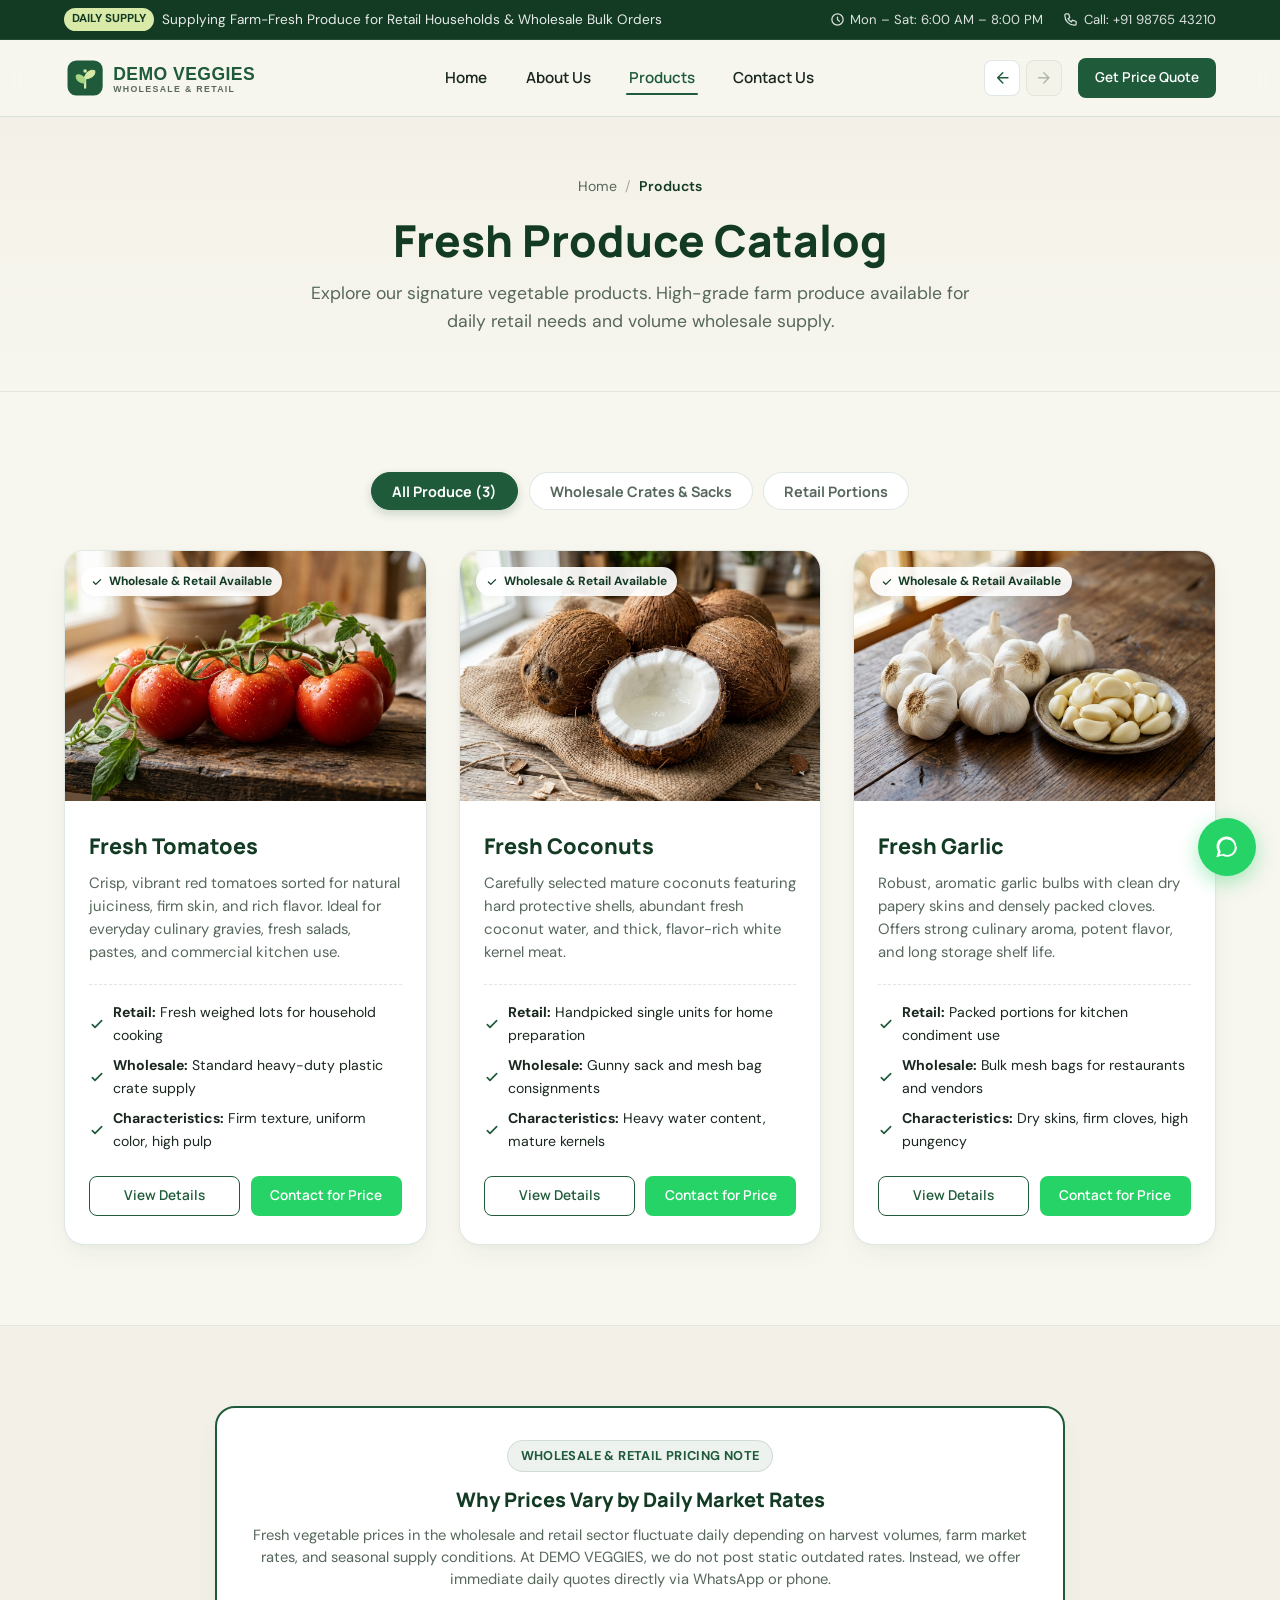
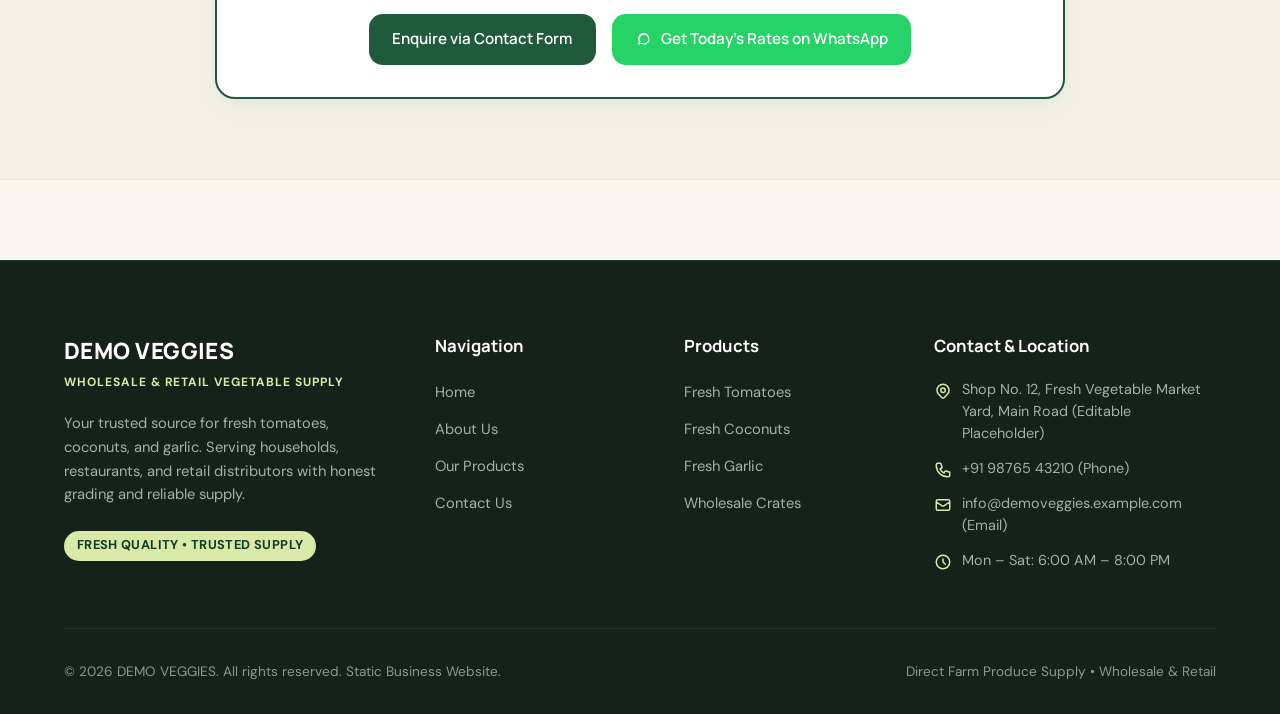
<file: demo-vegies-complete-source-code/products.html>
<!DOCTYPE html>
<html lang="en">
<head>
  <meta charset="UTF-8">
  <meta name="viewport" content="width=device-width, initial-scale=1.0">
  <meta name="description" content="Explore fresh vegetable products from DEMO VEGGIES: fresh ripe tomatoes, mature whole coconuts, and clean garlic bulbs available for wholesale crates and retail purchase.">
  <title>Our Products — DEMO VEGGIES</title>
  
  <!-- Favicon -->
  <link rel="icon" type="image/svg+xml" href="images/favicon.svg">
  
  <!-- Google Fonts: Manrope & DM Sans -->
  <link rel="preconnect" href="https://fonts.googleapis.com">
  <link rel="preconnect" href="https://fonts.gstatic.com" crossorigin>
  <link href="https://fonts.googleapis.com/css2?family=DM+Sans:ital,opsz,wght@0,9..40,400..700;1,9..40,400..700&family=Manrope:wght@500;600;700;800&display=swap" rel="stylesheet">
  
  <!-- Main Stylesheet -->
  <link rel="stylesheet" href="css/style.css">
</head>
<body>
  <!-- Accessible Skip Link -->
  <a href="#main-content" class="skip-link">Skip to main content</a>

  <!-- Top Info Bar -->
  <aside class="top-bar" aria-label="Quick announcements and contact">
    <div class="container top-bar-inner">
      <div class="top-bar-text">
        <span class="top-bar-tag">Daily Supply</span>
        <span>Supplying Farm-Fresh Produce for Retail Households &amp; Wholesale Bulk Orders</span>
      </div>
      <div class="top-bar-contact">
        <span class="top-bar-link">
          <svg width="15" height="15" fill="none" stroke="currentColor" stroke-width="2" viewBox="0 0 24 24"><path stroke-linecap="round" stroke-linejoin="round" d="M12 8v4l3 3m6-3a9 9 0 11-18 0 9 9 0 0118 0z"/></svg>
          Mon – Sat: 6:00 AM – 8:00 PM
        </span>
        <a href="tel:+919876543210" class="top-bar-link">
          <svg width="15" height="15" fill="none" stroke="currentColor" stroke-width="2" viewBox="0 0 24 24"><path stroke-linecap="round" stroke-linejoin="round" d="M3 5a2 2 0 012-2h3.28a1 1 0 01.948.684l1.498 4.493a1 1 0 01-.502 1.21l-2.257 1.13a11.042 11.042 0 005.516 5.516l1.13-2.257a1 1 0 011.21-.502l4.493 1.498a1 1 0 01.684.949V19a2 2 0 01-2 2h-1C9.716 21 3 14.284 3 6V5z"/></svg>
          Call: +91 98765 43210
        </a>
      </div>
    </div>
  </aside>

  <!-- Main Site Header & Navigation -->
  <header class="site-header">
    <div class="container navbar">
      <a href="index.html" class="brand-logo" aria-label="DEMO VEGGIES Home">
        <img src="images/logo.svg" alt="DEMO VEGGIES Logo" class="brand-logo-img">
      </a>

      <!-- Navigation Menu -->
      <nav aria-label="Main Navigation">
        <ul class="nav-menu" id="navMenu">
          <li><a href="index.html" class="nav-link">Home</a></li>
          <li><a href="about.html" class="nav-link">About Us</a></li>
          <li><a href="products.html" class="nav-link active">Products</a></li>
          <li><a href="contact.html" class="nav-link">Contact Us</a></li>
        </ul>
      </nav>

      <!-- Header Action & Mobile Toggle -->
      <div class="nav-actions">
        <a href="contact.html" class="btn btn-primary btn-sm">Get Price Quote</a>
        <button type="button" class="nav-toggle" id="navToggle" aria-label="Toggle navigation menu" aria-expanded="false">
          <svg fill="none" viewBox="0 0 24 24" stroke="currentColor">
            <path stroke-linecap="round" stroke-linejoin="round" stroke-width="2" d="M4 6h16M4 12h16M4 18h16"/>
          </svg>
        </button>
      </div>
    </div>
  </header>

  <main id="main-content">
    <!-- Page Header Banner -->
    <section class="page-header" aria-labelledby="products-page-title">
      <div class="container">
        <nav class="breadcrumbs" aria-label="Breadcrumb">
          <a href="index.html">Home</a>
          <span class="sep">/</span>
          <span class="current">Products</span>
        </nav>
        <h1 id="products-page-title" class="page-title">Fresh Produce Catalog</h1>
        <p class="page-subtitle">
          Explore our signature vegetable products. High-grade farm produce available for daily retail needs and volume wholesale supply.
        </p>
      </div>
    </section>

    <!-- Products Showcase Section -->
    <section class="section-padding">
      <div class="container">
        <!-- Interactive Filter Chips -->
        <div class="filter-chips-wrap" aria-label="Filter products">
          <button type="button" class="filter-chip active" data-filter="all">All Produce (3)</button>
          <button type="button" class="filter-chip" data-filter="wholesale">Wholesale Crates &amp; Sacks</button>
          <button type="button" class="filter-chip" data-filter="retail">Retail Portions</button>
        </div>

        <div class="products-grid" id="productsCatalog">
          <!-- 1. Tomatoes -->
          <article class="product-card product-filter-card" data-category="all wholesale retail">
            <div class="product-card-media">
              <img src="images/tomatoes.jpg" alt="Fresh red tomatoes on the vine with water droplets" class="product-card-img" loading="lazy">
              <div class="product-card-badges">
                <span class="product-badge-supply">
                  <svg width="12" height="12" fill="currentColor" viewBox="0 0 20 20"><path fill-rule="evenodd" d="M16.707 5.293a1 1 0 010 1.414l-8 8a1 1 0 01-1.414 0l-4-4a1 1 0 011.414-1.414L8 12.586l7.293-7.293a1 1 0 011.414 0z" clip-rule="evenodd"/></svg>
                  Wholesale &amp; Retail Available
                </span>
              </div>
            </div>
            <div class="product-card-body">
              <h2 class="product-card-title">Fresh Tomatoes</h2>
              <p class="product-card-desc">
                Crisp, vibrant red tomatoes sorted for natural juiciness, firm skin, and rich flavor. Ideal for everyday culinary gravies, fresh salads, pastes, and commercial kitchen use.
              </p>
              
              <ul class="product-specs-list">
                <li class="product-spec-item">
                  <svg width="16" height="16" fill="none" stroke="currentColor" stroke-width="2.5" viewBox="0 0 24 24"><path stroke-linecap="round" stroke-linejoin="round" d="M5 13l4 4L19 7"/></svg>
                  <span><strong>Retail:</strong> Fresh weighed lots for household cooking</span>
                </li>
                <li class="product-spec-item">
                  <svg width="16" height="16" fill="none" stroke="currentColor" stroke-width="2.5" viewBox="0 0 24 24"><path stroke-linecap="round" stroke-linejoin="round" d="M5 13l4 4L19 7"/></svg>
                  <span><strong>Wholesale:</strong> Standard heavy-duty plastic crate supply</span>
                </li>
                <li class="product-spec-item">
                  <svg width="16" height="16" fill="none" stroke="currentColor" stroke-width="2.5" viewBox="0 0 24 24"><path stroke-linecap="round" stroke-linejoin="round" d="M5 13l4 4L19 7"/></svg>
                  <span><strong>Characteristics:</strong> Firm texture, uniform color, high pulp</span>
                </li>
              </ul>

              <div class="product-card-actions">
                <a href="tomatoes.html" class="btn btn-secondary btn-sm">View Details</a>
                <a href="#" class="btn btn-whatsapp btn-sm" data-wa-product="Fresh Tomatoes" data-wa-type="Wholesale/Retail">Contact for Price</a>
              </div>
            </div>
          </article>

          <!-- 2. Coconuts -->
          <article class="product-card product-filter-card" data-category="all wholesale retail">
            <div class="product-card-media">
              <img src="images/coconuts.jpg" alt="Whole brown coconuts and cracked open coconut with white meat" class="product-card-img" loading="lazy">
              <div class="product-card-badges">
                <span class="product-badge-supply">
                  <svg width="12" height="12" fill="currentColor" viewBox="0 0 20 20"><path fill-rule="evenodd" d="M16.707 5.293a1 1 0 010 1.414l-8 8a1 1 0 01-1.414 0l-4-4a1 1 0 011.414-1.414L8 12.586l7.293-7.293a1 1 0 011.414 0z" clip-rule="evenodd"/></svg>
                  Wholesale &amp; Retail Available
                </span>
              </div>
            </div>
            <div class="product-card-body">
              <h2 class="product-card-title">Fresh Coconuts</h2>
              <p class="product-card-desc">
                Carefully selected mature coconuts featuring hard protective shells, abundant fresh coconut water, and thick, flavor-rich white kernel meat.
              </p>
              
              <ul class="product-specs-list">
                <li class="product-spec-item">
                  <svg width="16" height="16" fill="none" stroke="currentColor" stroke-width="2.5" viewBox="0 0 24 24"><path stroke-linecap="round" stroke-linejoin="round" d="M5 13l4 4L19 7"/></svg>
                  <span><strong>Retail:</strong> Handpicked single units for home preparation</span>
                </li>
                <li class="product-spec-item">
                  <svg width="16" height="16" fill="none" stroke="currentColor" stroke-width="2.5" viewBox="0 0 24 24"><path stroke-linecap="round" stroke-linejoin="round" d="M5 13l4 4L19 7"/></svg>
                  <span><strong>Wholesale:</strong> Gunny sack and mesh bag consignments</span>
                </li>
                <li class="product-spec-item">
                  <svg width="16" height="16" fill="none" stroke="currentColor" stroke-width="2.5" viewBox="0 0 24 24"><path stroke-linecap="round" stroke-linejoin="round" d="M5 13l4 4L19 7"/></svg>
                  <span><strong>Characteristics:</strong> Heavy water content, mature kernels</span>
                </li>
              </ul>

              <div class="product-card-actions">
                <a href="coconuts.html" class="btn btn-secondary btn-sm">View Details</a>
                <a href="#" class="btn btn-whatsapp btn-sm" data-wa-product="Fresh Coconuts" data-wa-type="Wholesale/Retail">Contact for Price</a>
              </div>
            </div>
          </article>

          <!-- 3. Garlic -->
          <article class="product-card product-filter-card" data-category="all wholesale retail">
            <div class="product-card-media">
              <img src="images/garlic.jpg" alt="Fresh garlic bulbs with papery white skins and peeled cloves" class="product-card-img" loading="lazy">
              <div class="product-card-badges">
                <span class="product-badge-supply">
                  <svg width="12" height="12" fill="currentColor" viewBox="0 0 20 20"><path fill-rule="evenodd" d="M16.707 5.293a1 1 0 010 1.414l-8 8a1 1 0 01-1.414 0l-4-4a1 1 0 011.414-1.414L8 12.586l7.293-7.293a1 1 0 011.414 0z" clip-rule="evenodd"/></svg>
                  Wholesale &amp; Retail Available
                </span>
              </div>
            </div>
            <div class="product-card-body">
              <h2 class="product-card-title">Fresh Garlic</h2>
              <p class="product-card-desc">
                Robust, aromatic garlic bulbs with clean dry papery skins and densely packed cloves. Offers strong culinary aroma, potent flavor, and long storage shelf life.
              </p>
              
              <ul class="product-specs-list">
                <li class="product-spec-item">
                  <svg width="16" height="16" fill="none" stroke="currentColor" stroke-width="2.5" viewBox="0 0 24 24"><path stroke-linecap="round" stroke-linejoin="round" d="M5 13l4 4L19 7"/></svg>
                  <span><strong>Retail:</strong> Packed portions for kitchen condiment use</span>
                </li>
                <li class="product-spec-item">
                  <svg width="16" height="16" fill="none" stroke="currentColor" stroke-width="2.5" viewBox="0 0 24 24"><path stroke-linecap="round" stroke-linejoin="round" d="M5 13l4 4L19 7"/></svg>
                  <span><strong>Wholesale:</strong> Bulk mesh bags for restaurants and vendors</span>
                </li>
                <li class="product-spec-item">
                  <svg width="16" height="16" fill="none" stroke="currentColor" stroke-width="2.5" viewBox="0 0 24 24"><path stroke-linecap="round" stroke-linejoin="round" d="M5 13l4 4L19 7"/></svg>
                  <span><strong>Characteristics:</strong> Dry skins, firm cloves, high pungency</span>
                </li>
              </ul>

              <div class="product-card-actions">
                <a href="garlic.html" class="btn btn-secondary btn-sm">View Details</a>
                <a href="#" class="btn btn-whatsapp btn-sm" data-wa-product="Fresh Garlic" data-wa-type="Wholesale/Retail">Contact for Price</a>
              </div>
            </div>
          </article>
        </div>
      </div>
    </section>

    <!-- Pricing & Order Policy Notice -->
    <section class="section-padding section-alt" aria-labelledby="pricing-policy-title">
      <div class="container">
        <div class="product-order-box" style="max-width: 850px; margin: 0 auto; text-align: center;">
          <span class="badge badge-primary" style="margin-bottom: 0.75rem;">Wholesale &amp; Retail Pricing Note</span>
          <h2 id="pricing-policy-title" class="order-box-title">Why Prices Vary by Daily Market Rates</h2>
          <p class="order-box-desc">
            Fresh vegetable prices in the wholesale and retail sector fluctuate daily depending on harvest volumes, farm market rates, and seasonal supply conditions. At DEMO VEGGIES, we do not post static outdated rates. Instead, we offer immediate daily quotes directly via WhatsApp or phone.
          </p>
          <div style="display: flex; justify-content: center; gap: 1rem; flex-wrap: wrap; margin-top: 1.5rem;">
            <a href="contact.html" class="btn btn-primary">Enquire via Contact Form</a>
            <a href="#" class="btn btn-whatsapp" id="productsWaQuote" data-wa-product="Vegetables" data-wa-type="Daily Rate Enquiry">
              <svg width="18" height="18" fill="currentColor" viewBox="0 0 24 24"><path d="M12.031 6.172c-3.181 0-5.767 2.586-5.768 5.766-.001 1.298.38 2.27 1.019 3.287l-.711 2.598 2.664-.698c.974.532 1.774.815 2.796.815 3.183 0 5.768-2.587 5.769-5.768 0-3.181-2.586-5.768-5.769-5.768zm7.426 5.767c0 4.093-3.332 7.425-7.426 7.425-1.246 0-2.454-.316-3.523-.914l-4.508 1.182 1.205-4.398c-.689-1.121-1.053-2.399-1.053-3.695 0-4.094 3.332-7.426 7.426-7.426 4.094 0 7.426 3.332 7.426 7.426z"/></svg>
              Get Today's Rates on WhatsApp
            </a>
          </div>
        </div>
      </div>
    </section>
  </main>

  <!-- Site Footer -->
  <footer class="site-footer">
    <div class="container">
      <div class="footer-grid">
        <!-- Brand Info -->
        <div class="footer-brand">
          <span class="footer-brand-title">DEMO VEGGIES</span>
          <span class="footer-brand-sub">Wholesale &amp; Retail Vegetable Supply</span>
          <p class="footer-brand-desc">
            Your trusted source for fresh tomatoes, coconuts, and garlic. Serving households, restaurants, and retail distributors with honest grading and reliable supply.
          </p>
          <div class="badge badge-accent" style="align-self: flex-start;">
            Fresh Quality • Trusted Supply
          </div>
        </div>

        <!-- Quick Links -->
        <div>
          <h4 class="footer-col-title">Navigation</h4>
          <ul class="footer-links-list">
            <li><a href="index.html" class="footer-link">Home</a></li>
            <li><a href="about.html" class="footer-link">About Us</a></li>
            <li><a href="products.html" class="footer-link">Our Products</a></li>
            <li><a href="contact.html" class="footer-link">Contact Us</a></li>
          </ul>
        </div>

        <!-- Featured Products -->
        <div>
          <h4 class="footer-col-title">Products</h4>
          <ul class="footer-links-list">
            <li><a href="tomatoes.html" class="footer-link">Fresh Tomatoes</a></li>
            <li><a href="coconuts.html" class="footer-link">Fresh Coconuts</a></li>
            <li><a href="garlic.html" class="footer-link">Fresh Garlic</a></li>
            <li><a href="products.html" class="footer-link">Wholesale Crates</a></li>
          </ul>
        </div>

        <!-- Contact Information (Editable Placeholders) -->
        <div>
          <h4 class="footer-col-title">Contact &amp; Location</h4>
          <ul class="footer-contact-list">
            <li class="footer-contact-item">
              <svg width="18" height="18" fill="none" stroke="currentColor" stroke-width="2" viewBox="0 0 24 24"><path stroke-linecap="round" stroke-linejoin="round" d="M17.657 16.657L13.414 20.9a1.998 1.998 0 01-2.827 0l-4.244-4.243a8 8 0 1111.314 0z"/><path stroke-linecap="round" stroke-linejoin="round" d="M15 11a3 3 0 11-6 0 3 3 0 016 0z"/></svg>
              <span>Shop No. 12, Fresh Vegetable Market Yard, Main Road (Editable Placeholder)</span>
            </li>
            <li class="footer-contact-item">
              <svg width="18" height="18" fill="none" stroke="currentColor" stroke-width="2" viewBox="0 0 24 24"><path stroke-linecap="round" stroke-linejoin="round" d="M3 5a2 2 0 012-2h3.28a1 1 0 01.948.684l1.498 4.493a1 1 0 01-.502 1.21l-2.257 1.13a11.042 11.042 0 005.516 5.516l1.13-2.257a1 1 0 011.21-.502l4.493 1.498a1 1 0 01.684.949V19a2 2 0 01-2 2h-1C9.716 21 3 14.284 3 6V5z"/></svg>
              <a href="tel:+919876543210">+91 98765 43210 (Phone)</a>
            </li>
            <li class="footer-contact-item">
              <svg width="18" height="18" fill="none" stroke="currentColor" stroke-width="2" viewBox="0 0 24 24"><path stroke-linecap="round" stroke-linejoin="round" d="M3 8l7.89 5.26a2 2 0 002.22 0L21 8M5 19h14a2 2 0 002-2V7a2 2 0 00-2-2H5a2 2 0 00-2 2v10a2 2 0 002 2z"/></svg>
              <a href="mailto:info@demoveggies.example.com">info@demoveggies.example.com (Email)</a>
            </li>
            <li class="footer-contact-item">
              <svg width="18" height="18" fill="none" stroke="currentColor" stroke-width="2" viewBox="0 0 24 24"><path stroke-linecap="round" stroke-linejoin="round" d="M12 8v4l3 3m6-3a9 9 0 11-18 0 9 9 0 0118 0z"/></svg>
              <span>Mon – Sat: 6:00 AM – 8:00 PM</span>
            </li>
          </ul>
        </div>
      </div>

      <div class="footer-bottom">
        <div>
          &copy; 2026 DEMO VEGGIES. All rights reserved. Static Business Website.
        </div>
        <div>
          <span>Direct Farm Produce Supply • Wholesale &amp; Retail</span>
        </div>
      </div>
    </div>
  </footer>

  <!-- Floating WhatsApp Quick Action Button -->
  <a href="#" class="floating-whatsapp-btn" id="floatingWhatsApp" aria-label="Contact DEMO VEGGIES on WhatsApp">
    <svg fill="currentColor" viewBox="0 0 24 24">
      <path d="M12.031 6.172c-3.181 0-5.767 2.586-5.768 5.766-.001 1.298.38 2.27 1.019 3.287l-.711 2.598 2.664-.698c.974.532 1.774.815 2.796.815 3.183 0 5.768-2.587 5.769-5.768 0-3.181-2.586-5.768-5.769-5.768zm7.426 5.767c0 4.093-3.332 7.425-7.426 7.425-1.246 0-2.454-.316-3.523-.914l-4.508 1.182 1.205-4.398c-.689-1.121-1.053-2.399-1.053-3.695 0-4.094 3.332-7.426 7.426-7.426 4.094 0 7.426 3.332 7.426 7.426z"/>
    </svg>
    <span class="tooltip">WhatsApp Enquiry</span>
  </a>

  <!-- Frontend Interactions Script -->
  <script src="js/script.js"></script>
</body>
</html>
</file>
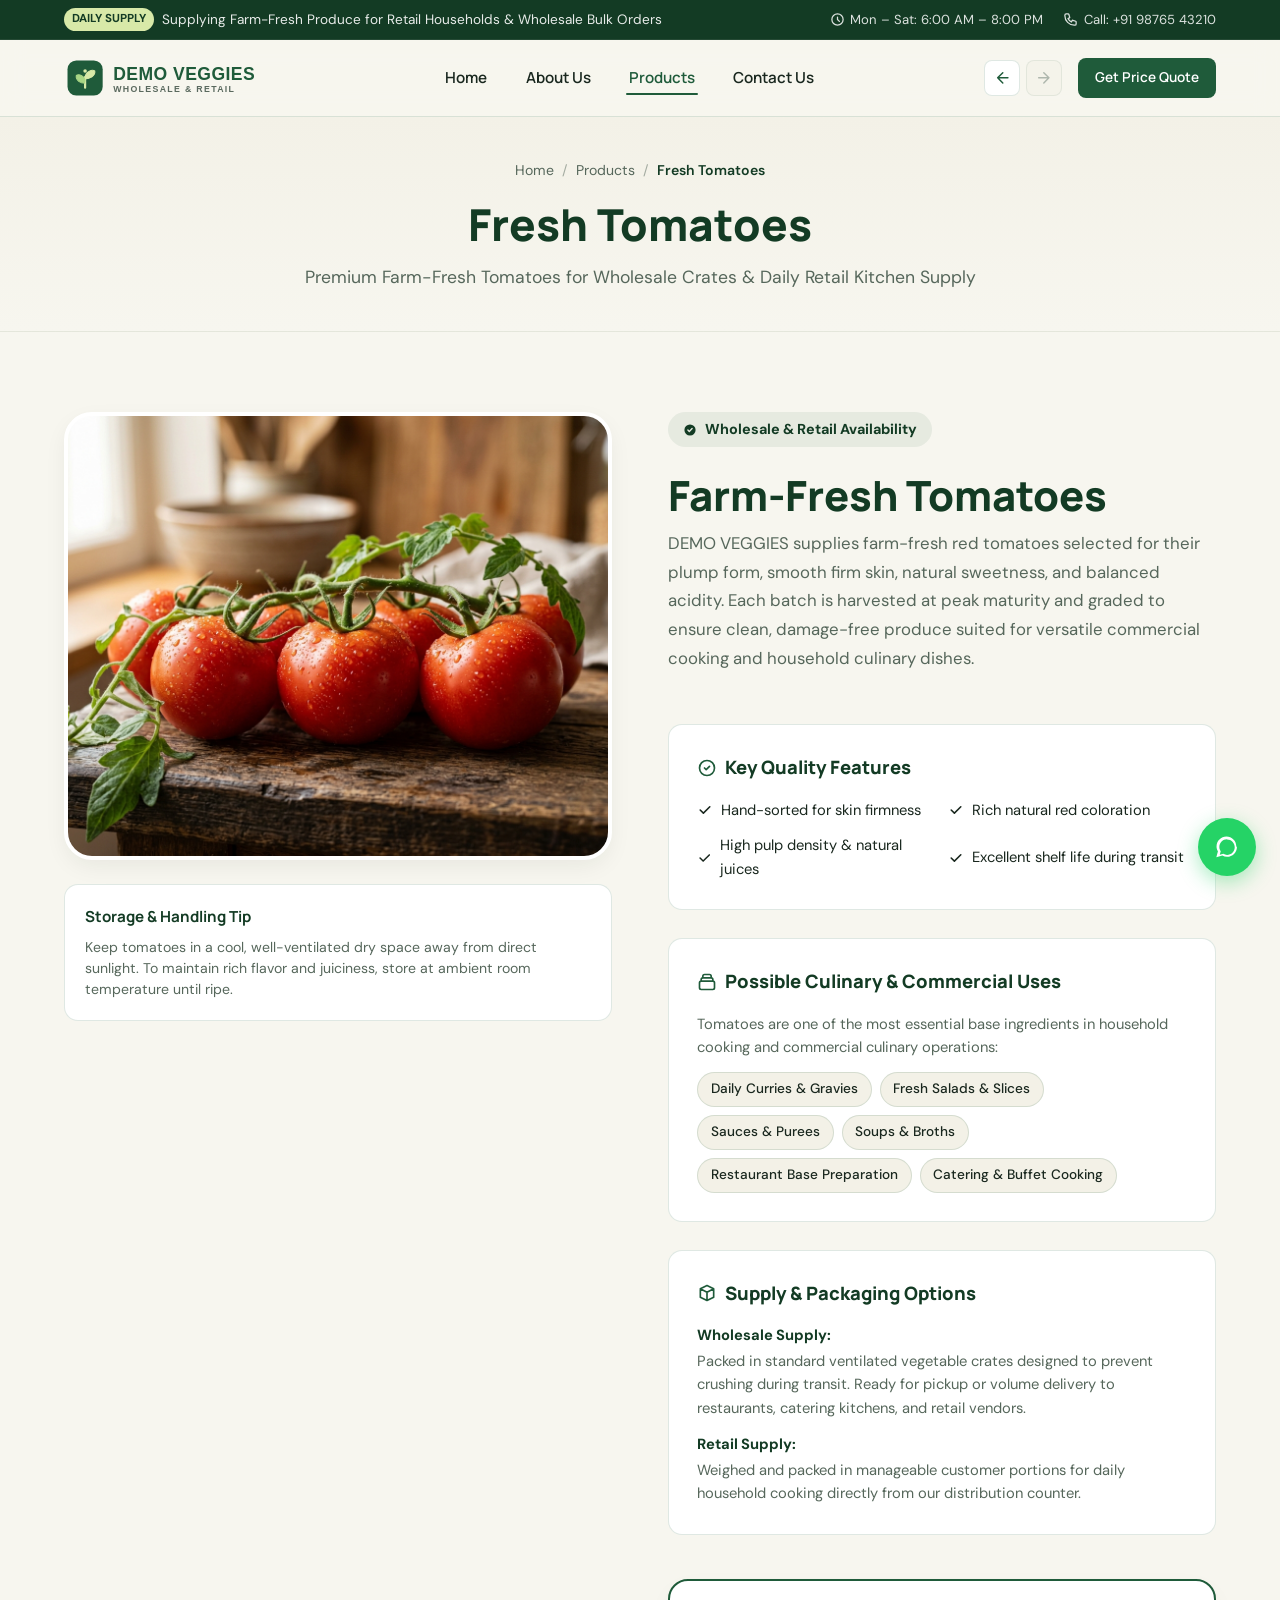
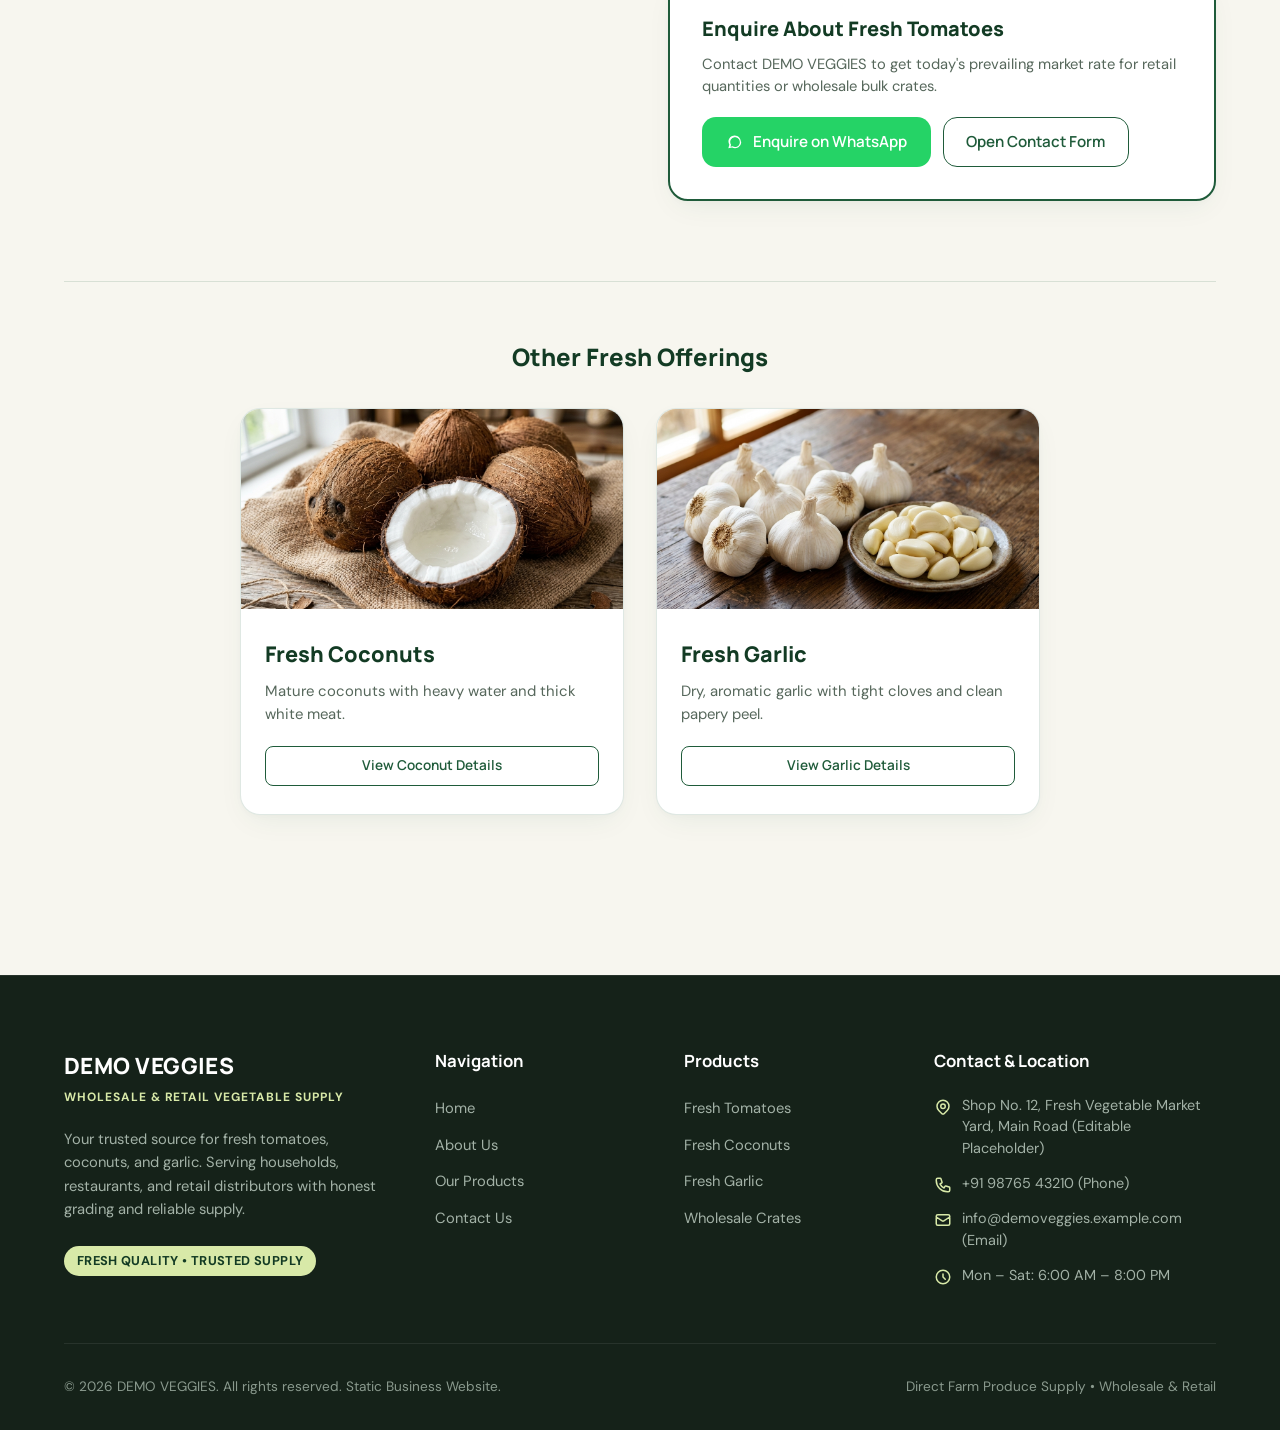
<file: demo-vegies-complete-source-code/tomatoes.html>
<!DOCTYPE html>
<html lang="en">
<head>
  <meta charset="UTF-8">
  <meta name="viewport" content="width=device-width, initial-scale=1.0">
  <meta name="description" content="Fresh Tomatoes from DEMO VEGGIES — Firm, ripe, juicy red tomatoes available in wholesale crates and retail portions for households, restaurants, and caterers.">
  <title>Fresh Tomatoes — DEMO VEGGIES</title>
  
  <!-- Favicon -->
  <link rel="icon" type="image/svg+xml" href="images/favicon.svg">
  
  <!-- Google Fonts: Manrope & DM Sans -->
  <link rel="preconnect" href="https://fonts.googleapis.com">
  <link rel="preconnect" href="https://fonts.gstatic.com" crossorigin>
  <link href="https://fonts.googleapis.com/css2?family=DM+Sans:ital,opsz,wght@0,9..40,400..700;1,9..40,400..700&family=Manrope:wght@500;600;700;800&display=swap" rel="stylesheet">
  
  <!-- Main Stylesheet -->
  <link rel="stylesheet" href="css/style.css">
</head>
<body>
  <!-- Accessible Skip Link -->
  <a href="#main-content" class="skip-link">Skip to main content</a>

  <!-- Top Info Bar -->
  <aside class="top-bar" aria-label="Quick announcements and contact">
    <div class="container top-bar-inner">
      <div class="top-bar-text">
        <span class="top-bar-tag">Daily Supply</span>
        <span>Supplying Farm-Fresh Produce for Retail Households &amp; Wholesale Bulk Orders</span>
      </div>
      <div class="top-bar-contact">
        <span class="top-bar-link">
          <svg width="15" height="15" fill="none" stroke="currentColor" stroke-width="2" viewBox="0 0 24 24"><path stroke-linecap="round" stroke-linejoin="round" d="M12 8v4l3 3m6-3a9 9 0 11-18 0 9 9 0 0118 0z"/></svg>
          Mon – Sat: 6:00 AM – 8:00 PM
        </span>
        <a href="tel:+919876543210" class="top-bar-link">
          <svg width="15" height="15" fill="none" stroke="currentColor" stroke-width="2" viewBox="0 0 24 24"><path stroke-linecap="round" stroke-linejoin="round" d="M3 5a2 2 0 012-2h3.28a1 1 0 01.948.684l1.498 4.493a1 1 0 01-.502 1.21l-2.257 1.13a11.042 11.042 0 005.516 5.516l1.13-2.257a1 1 0 011.21-.502l4.493 1.498a1 1 0 01.684.949V19a2 2 0 01-2 2h-1C9.716 21 3 14.284 3 6V5z"/></svg>
          Call: +91 98765 43210
        </a>
      </div>
    </div>
  </aside>

  <!-- Main Site Header & Navigation -->
  <header class="site-header">
    <div class="container navbar">
      <a href="index.html" class="brand-logo" aria-label="DEMO VEGGIES Home">
        <img src="images/logo.svg" alt="DEMO VEGGIES Logo" class="brand-logo-img">
      </a>

      <!-- Navigation Menu -->
      <nav aria-label="Main Navigation">
        <ul class="nav-menu" id="navMenu">
          <li><a href="index.html" class="nav-link">Home</a></li>
          <li><a href="about.html" class="nav-link">About Us</a></li>
          <li><a href="products.html" class="nav-link active">Products</a></li>
          <li><a href="contact.html" class="nav-link">Contact Us</a></li>
        </ul>
      </nav>

      <!-- Header Action & Mobile Toggle -->
      <div class="nav-actions">
        <a href="contact.html" class="btn btn-primary btn-sm">Get Price Quote</a>
        <button type="button" class="nav-toggle" id="navToggle" aria-label="Toggle navigation menu" aria-expanded="false">
          <svg fill="none" viewBox="0 0 24 24" stroke="currentColor">
            <path stroke-linecap="round" stroke-linejoin="round" stroke-width="2" d="M4 6h16M4 12h16M4 18h16"/>
          </svg>
        </button>
      </div>
    </div>
  </header>

  <main id="main-content">
    <!-- Breadcrumb & Top Bar -->
    <section class="page-header" style="padding-top: 2.5rem; padding-bottom: 2.5rem;">
      <div class="container">
        <nav class="breadcrumbs" aria-label="Breadcrumb">
          <a href="index.html">Home</a>
          <span class="sep">/</span>
          <a href="products.html">Products</a>
          <span class="sep">/</span>
          <span class="current">Fresh Tomatoes</span>
        </nav>
        <h1 class="page-title">Fresh Tomatoes</h1>
        <p class="page-subtitle">Premium Farm-Fresh Tomatoes for Wholesale Crates &amp; Daily Retail Kitchen Supply</p>
      </div>
    </section>

    <!-- Product Detail Layout -->
    <section class="section-padding">
      <div class="container">
        <div class="product-detail-layout">
          <!-- Left: Gallery Media -->
          <div class="product-detail-gallery">
            <div class="product-detail-main-img">
              <img src="images/tomatoes.jpg" alt="Close-up of fresh red tomatoes on the vine with dewdrops">
            </div>
            
            <div style="margin-top: 1.5rem; background: var(--color-bg-card); border: 1px solid var(--color-border); border-radius: var(--radius-md); padding: 1.25rem;">
              <h4 style="font-family: var(--font-heading); font-size: 0.95rem; font-weight: 700; color: var(--color-primary-dark); margin-bottom: 0.5rem;">Storage &amp; Handling Tip</h4>
              <p style="font-size: 0.88rem; color: var(--color-text-muted); line-height: 1.5;">
                Keep tomatoes in a cool, well-ventilated dry space away from direct sunlight. To maintain rich flavor and juiciness, store at ambient room temperature until ripe.
              </p>
            </div>
          </div>

          <!-- Right: Product Info & Actions -->
          <div class="product-detail-content">
            <div class="product-meta-header">
              <span class="product-availability-tag">
                <svg width="14" height="14" fill="currentColor" viewBox="0 0 20 20"><path fill-rule="evenodd" d="M10 18a8 8 0 100-16 8 8 0 000 16zm3.707-9.293a1 1 0 00-1.414-1.414L9 10.586 7.707 9.293a1 1 0 00-1.414 1.414l2 2a1 1 0 001.414 0l4-4z" clip-rule="evenodd"/></svg>
                Wholesale &amp; Retail Availability
              </span>
              <h2 class="product-title-large">Farm-Fresh Tomatoes</h2>
              <p class="product-overview-text">
                DEMO VEGGIES supplies farm-fresh red tomatoes selected for their plump form, smooth firm skin, natural sweetness, and balanced acidity. Each batch is harvested at peak maturity and graded to ensure clean, damage-free produce suited for versatile commercial cooking and household culinary dishes.
              </p>
            </div>

            <!-- Key Features -->
            <div class="detail-section-block">
              <h3 class="detail-section-heading">
                <svg width="20" height="20" fill="none" stroke="currentColor" stroke-width="2" viewBox="0 0 24 24"><path stroke-linecap="round" stroke-linejoin="round" d="M9 12l2 2 4-4m6 2a9 9 0 11-18 0 9 9 0 0118 0z"/></svg>
                Key Quality Features
              </h3>
              <div class="detail-features-grid">
                <div class="detail-feature-item">
                  <svg width="16" height="16" fill="currentColor" viewBox="0 0 20 20"><path fill-rule="evenodd" d="M16.707 5.293a1 1 0 010 1.414l-8 8a1 1 0 01-1.414 0l-4-4a1 1 0 011.414-1.414L8 12.586l7.293-7.293a1 1 0 011.414 0z" clip-rule="evenodd"/></svg>
                  <span>Hand-sorted for skin firmness</span>
                </div>
                <div class="detail-feature-item">
                  <svg width="16" height="16" fill="currentColor" viewBox="0 0 20 20"><path fill-rule="evenodd" d="M16.707 5.293a1 1 0 010 1.414l-8 8a1 1 0 01-1.414 0l-4-4a1 1 0 011.414-1.414L8 12.586l7.293-7.293a1 1 0 011.414 0z" clip-rule="evenodd"/></svg>
                  <span>Rich natural red coloration</span>
                </div>
                <div class="detail-feature-item">
                  <svg width="16" height="16" fill="currentColor" viewBox="0 0 20 20"><path fill-rule="evenodd" d="M16.707 5.293a1 1 0 010 1.414l-8 8a1 1 0 01-1.414 0l-4-4a1 1 0 011.414-1.414L8 12.586l7.293-7.293a1 1 0 011.414 0z" clip-rule="evenodd"/></svg>
                  <span>High pulp density &amp; natural juices</span>
                </div>
                <div class="detail-feature-item">
                  <svg width="16" height="16" fill="currentColor" viewBox="0 0 20 20"><path fill-rule="evenodd" d="M16.707 5.293a1 1 0 010 1.414l-8 8a1 1 0 01-1.414 0l-4-4a1 1 0 011.414-1.414L8 12.586l7.293-7.293a1 1 0 011.414 0z" clip-rule="evenodd"/></svg>
                  <span>Excellent shelf life during transit</span>
                </div>
              </div>
            </div>

            <!-- Possible Uses -->
            <div class="detail-section-block">
              <h3 class="detail-section-heading">
                <svg width="20" height="20" fill="none" stroke="currentColor" stroke-width="2" viewBox="0 0 24 24"><path stroke-linecap="round" stroke-linejoin="round" d="M19 11H5m14 0a2 2 0 012 2v6a2 2 0 01-2 2H5a2 2 0 01-2-2v-6a2 2 0 012-2m14 0V9a2 2 0 00-2-2M5 11V9a2 2 0 012-2m0 0V5a2 2 0 012-2h6a2 2 0 012 2v2M7 7h10"/></svg>
                Possible Culinary &amp; Commercial Uses
              </h3>
              <p style="font-size: 0.92rem; color: var(--color-text-muted); margin-bottom: 0.75rem;">
                Tomatoes are one of the most essential base ingredients in household cooking and commercial culinary operations:
              </p>
              <div class="uses-tags">
                <span class="use-tag">Daily Curries &amp; Gravies</span>
                <span class="use-tag">Fresh Salads &amp; Slices</span>
                <span class="use-tag">Sauces &amp; Purees</span>
                <span class="use-tag">Soups &amp; Broths</span>
                <span class="use-tag">Restaurant Base Preparation</span>
                <span class="use-tag">Catering &amp; Buffet Cooking</span>
              </div>
            </div>

            <!-- Wholesale & Retail Supply Info -->
            <div class="detail-section-block">
              <h3 class="detail-section-heading">
                <svg width="20" height="20" fill="none" stroke="currentColor" stroke-width="2" viewBox="0 0 24 24"><path stroke-linecap="round" stroke-linejoin="round" d="M20 7l-8-4-8 4m16 0l-8 4m8-4v10l-8 4m0-10L4 7m8 4v10M4 7v10l8 4"/></svg>
                Supply &amp; Packaging Options
              </h3>
              <div style="display: flex; flex-direction: column; gap: 0.75rem; font-size: 0.92rem;">
                <div>
                  <strong style="color: var(--color-primary-dark);">Wholesale Supply:</strong>
                  <p style="color: var(--color-text-muted); margin-top: 0.15rem;">
                    Packed in standard ventilated vegetable crates designed to prevent crushing during transit. Ready for pickup or volume delivery to restaurants, catering kitchens, and retail vendors.
                  </p>
                </div>
                <div>
                  <strong style="color: var(--color-primary-dark);">Retail Supply:</strong>
                  <p style="color: var(--color-text-muted); margin-top: 0.15rem;">
                    Weighed and packed in manageable customer portions for daily household cooking directly from our distribution counter.
                  </p>
                </div>
              </div>
            </div>

            <!-- Inquiry Box -->
            <div class="product-order-box">
              <h3 class="order-box-title">Enquire About Fresh Tomatoes</h3>
              <p class="order-box-desc">
                Contact DEMO VEGGIES to get today's prevailing market rate for retail quantities or wholesale bulk crates.
              </p>
              <div class="order-box-actions">
                <a href="#" class="btn btn-whatsapp" data-wa-product="Fresh Tomatoes" data-wa-type="Wholesale & Retail">
                  <svg width="20" height="20" fill="currentColor" viewBox="0 0 24 24"><path d="M12.031 6.172c-3.181 0-5.767 2.586-5.768 5.766-.001 1.298.38 2.27 1.019 3.287l-.711 2.598 2.664-.698c.974.532 1.774.815 2.796.815 3.183 0 5.768-2.587 5.769-5.768 0-3.181-2.586-5.768-5.769-5.768zm7.426 5.767c0 4.093-3.332 7.425-7.426 7.425-1.246 0-2.454-.316-3.523-.914l-4.508 1.182 1.205-4.398c-.689-1.121-1.053-2.399-1.053-3.695 0-4.094 3.332-7.426 7.426-7.426 4.094 0 7.426 3.332 7.426 7.426z"/></svg>
                  Enquire on WhatsApp
                </a>
                <a href="contact.html?product=Tomatoes" class="btn btn-secondary">
                  Open Contact Form
                </a>
              </div>
            </div>
          </div>
        </div>

        <!-- Related Products Strip -->
        <div class="related-products-strip">
          <h3 style="font-family: var(--font-heading); font-size: 1.5rem; font-weight: 800; color: var(--color-primary-dark); margin-bottom: 2rem; text-align: center;">Other Fresh Offerings</h3>
          <div class="products-grid" style="grid-template-columns: repeat(2, 1fr); max-width: 800px; margin: 0 auto;">
            <!-- Coconut Link -->
            <article class="product-card">
              <div class="product-card-media" style="height: 200px;">
                <img src="images/coconuts.jpg" alt="Fresh coconuts" class="product-card-img" loading="lazy">
              </div>
              <div class="product-card-body">
                <h4 class="product-card-title">Fresh Coconuts</h4>
                <p class="product-card-desc">Mature coconuts with heavy water and thick white meat.</p>
                <a href="coconuts.html" class="btn btn-secondary btn-sm">View Coconut Details</a>
              </div>
            </article>

            <!-- Garlic Link -->
            <article class="product-card">
              <div class="product-card-media" style="height: 200px;">
                <img src="images/garlic.jpg" alt="Fresh garlic bulbs" class="product-card-img" loading="lazy">
              </div>
              <div class="product-card-body">
                <h4 class="product-card-title">Fresh Garlic</h4>
                <p class="product-card-desc">Dry, aromatic garlic with tight cloves and clean papery peel.</p>
                <a href="garlic.html" class="btn btn-secondary btn-sm">View Garlic Details</a>
              </div>
            </article>
          </div>
        </div>
      </div>
    </section>
  </main>

  <!-- Site Footer -->
  <footer class="site-footer">
    <div class="container">
      <div class="footer-grid">
        <!-- Brand Info -->
        <div class="footer-brand">
          <span class="footer-brand-title">DEMO VEGGIES</span>
          <span class="footer-brand-sub">Wholesale &amp; Retail Vegetable Supply</span>
          <p class="footer-brand-desc">
            Your trusted source for fresh tomatoes, coconuts, and garlic. Serving households, restaurants, and retail distributors with honest grading and reliable supply.
          </p>
          <div class="badge badge-accent" style="align-self: flex-start;">
            Fresh Quality • Trusted Supply
          </div>
        </div>

        <!-- Quick Links -->
        <div>
          <h4 class="footer-col-title">Navigation</h4>
          <ul class="footer-links-list">
            <li><a href="index.html" class="footer-link">Home</a></li>
            <li><a href="about.html" class="footer-link">About Us</a></li>
            <li><a href="products.html" class="footer-link">Our Products</a></li>
            <li><a href="contact.html" class="footer-link">Contact Us</a></li>
          </ul>
        </div>

        <!-- Featured Products -->
        <div>
          <h4 class="footer-col-title">Products</h4>
          <ul class="footer-links-list">
            <li><a href="tomatoes.html" class="footer-link">Fresh Tomatoes</a></li>
            <li><a href="coconuts.html" class="footer-link">Fresh Coconuts</a></li>
            <li><a href="garlic.html" class="footer-link">Fresh Garlic</a></li>
            <li><a href="products.html" class="footer-link">Wholesale Crates</a></li>
          </ul>
        </div>

        <!-- Contact Information (Editable Placeholders) -->
        <div>
          <h4 class="footer-col-title">Contact &amp; Location</h4>
          <ul class="footer-contact-list">
            <li class="footer-contact-item">
              <svg width="18" height="18" fill="none" stroke="currentColor" stroke-width="2" viewBox="0 0 24 24"><path stroke-linecap="round" stroke-linejoin="round" d="M17.657 16.657L13.414 20.9a1.998 1.998 0 01-2.827 0l-4.244-4.243a8 8 0 1111.314 0z"/><path stroke-linecap="round" stroke-linejoin="round" d="M15 11a3 3 0 11-6 0 3 3 0 016 0z"/></svg>
              <span>Shop No. 12, Fresh Vegetable Market Yard, Main Road (Editable Placeholder)</span>
            </li>
            <li class="footer-contact-item">
              <svg width="18" height="18" fill="none" stroke="currentColor" stroke-width="2" viewBox="0 0 24 24"><path stroke-linecap="round" stroke-linejoin="round" d="M3 5a2 2 0 012-2h3.28a1 1 0 01.948.684l1.498 4.493a1 1 0 01-.502 1.21l-2.257 1.13a11.042 11.042 0 005.516 5.516l1.13-2.257a1 1 0 011.21-.502l4.493 1.498a1 1 0 01.684.949V19a2 2 0 01-2 2h-1C9.716 21 3 14.284 3 6V5z"/></svg>
              <a href="tel:+919876543210">+91 98765 43210 (Phone)</a>
            </li>
            <li class="footer-contact-item">
              <svg width="18" height="18" fill="none" stroke="currentColor" stroke-width="2" viewBox="0 0 24 24"><path stroke-linecap="round" stroke-linejoin="round" d="M3 8l7.89 5.26a2 2 0 002.22 0L21 8M5 19h14a2 2 0 002-2V7a2 2 0 00-2-2H5a2 2 0 00-2 2v10a2 2 0 002 2z"/></svg>
              <a href="mailto:info@demoveggies.example.com">info@demoveggies.example.com (Email)</a>
            </li>
            <li class="footer-contact-item">
              <svg width="18" height="18" fill="none" stroke="currentColor" stroke-width="2" viewBox="0 0 24 24"><path stroke-linecap="round" stroke-linejoin="round" d="M12 8v4l3 3m6-3a9 9 0 11-18 0 9 9 0 0118 0z"/></svg>
              <span>Mon – Sat: 6:00 AM – 8:00 PM</span>
            </li>
          </ul>
        </div>
      </div>

      <div class="footer-bottom">
        <div>
          &copy; 2026 DEMO VEGGIES. All rights reserved. Static Business Website.
        </div>
        <div>
          <span>Direct Farm Produce Supply • Wholesale &amp; Retail</span>
        </div>
      </div>
    </div>
  </footer>

  <!-- Floating WhatsApp Quick Action Button -->
  <a href="#" class="floating-whatsapp-btn" id="floatingWhatsApp" aria-label="Contact DEMO VEGGIES on WhatsApp">
    <svg fill="currentColor" viewBox="0 0 24 24">
      <path d="M12.031 6.172c-3.181 0-5.767 2.586-5.768 5.766-.001 1.298.38 2.27 1.019 3.287l-.711 2.598 2.664-.698c.974.532 1.774.815 2.796.815 3.183 0 5.768-2.587 5.769-5.768 0-3.181-2.586-5.768-5.769-5.768zm7.426 5.767c0 4.093-3.332 7.425-7.426 7.425-1.246 0-2.454-.316-3.523-.914l-4.508 1.182 1.205-4.398c-.689-1.121-1.053-2.399-1.053-3.695 0-4.094 3.332-7.426 7.426-7.426 4.094 0 7.426 3.332 7.426 7.426z"/>
    </svg>
    <span class="tooltip">WhatsApp Enquiry</span>
  </a>

  <!-- Frontend Interactions Script -->
  <script src="js/script.js"></script>
</body>
</html>
</file>
<file: demo-vegies-complete-source-code/css/style.css>
/* ==========================================================================
   DEMO VEGGIES — Main Stylesheet
   Theme: Fresh, Natural, Professional Vegetable Market
   Primary: #1F5B3A | Background: #F7F6EF | Accent: #D8E9A8
   ========================================================================== */

:root {
  /* Brand Color Palette */
  --color-primary: #1f5b3a;
  --color-primary-dark: #133b24;
  --color-primary-light: #2c7a4f;
  --color-primary-soft: rgba(31, 91, 58, 0.08);
  --color-primary-hover: #17472d;

  --color-bg: #f7f6ef;
  --color-bg-card: #ffffff;
  --color-bg-muted: #efece1;
  --color-bg-subtle: #f3f1e7;

  --color-accent: #d8e9a8;
  --color-accent-dark: #6e8624;
  --color-accent-soft: rgba(216, 233, 168, 0.35);

  --color-text: #19271e;
  --color-text-muted: #56675b;
  --color-text-light: #7e8e82;
  --color-text-inverted: #ffffff;

  --color-border: rgba(31, 91, 58, 0.14);
  --color-border-subtle: rgba(31, 91, 58, 0.07);

  --color-whatsapp: #25d366;
  --color-whatsapp-dark: #1eab53;
  --color-tomato: #d64527;
  --color-coconut: #7a4e2d;
  --color-garlic: #62597a;

  /* Typography */
  --font-heading:
    "Manrope", -apple-system, BlinkMacSystemFont, "Segoe UI", Roboto, sans-serif;
  --font-body:
    "DM Sans", -apple-system, BlinkMacSystemFont, "Segoe UI", Roboto, sans-serif;

  /* Elevation / Shadows */
  --shadow-sm: 0 2px 6px rgba(25, 39, 30, 0.04);
  --shadow-md: 0 8px 24px -4px rgba(25, 39, 30, 0.08);
  --shadow-lg: 0 16px 40px -8px rgba(31, 91, 58, 0.12);
  --shadow-card:
    0 10px 30px -8px rgba(31, 91, 58, 0.08), 0 2px 6px rgba(0, 0, 0, 0.02);

  /* Border Radii */
  --radius-sm: 8px;
  --radius-md: 14px;
  --radius-lg: 20px;
  --radius-xl: 28px;
  --radius-full: 9999px;

  /* Layout */
  --container-max: 1200px;
  --transition-fast: 0.18s ease;
  --transition-normal: 0.28s ease;
}

/* Base & Reset */
*,
*::before,
*::after {
  box-sizing: border-box;
  margin: 0;
  padding: 0;
}

html {
  font-size: 16px;
  scroll-behavior: smooth;
  background-color: var(--color-bg);
  color: var(--color-text);
}

body {
  font-family: var(--font-body);
  font-size: 1rem;
  line-height: 1.6;
  background-color: var(--color-bg);
  color: var(--color-text);
  min-height: 100vh;
  display: flex;
  flex-direction: column;
  -webkit-font-smoothing: antialiased;
  animation: page-enter 240ms ease-out;
}

body.is-leaving {
  animation: page-exit 180ms ease-in forwards;
  pointer-events: none;
}

@keyframes page-enter {
  from {
    opacity: 0;
  }
  to {
    opacity: 1;
  }
}

@keyframes page-exit {
  from {
    opacity: 1;
  }
  to {
    opacity: 0;
  }
}

@media (prefers-reduced-motion: reduce) {
  body,
  body.is-leaving {
    animation: none;
  }
}

main {
  flex: 1 0 auto;
}

img {
  max-width: 100%;
  height: auto;
  display: block;
}

a {
  color: inherit;
  text-decoration: none;
  transition: color var(--transition-fast);
}

button,
input,
select,
textarea {
  font-family: inherit;
  font-size: inherit;
}

/* Accessibility skip link */
.skip-link {
  position: absolute;
  top: -100px;
  left: 20px;
  background: var(--color-primary);
  color: #fff;
  padding: 10px 20px;
  border-radius: var(--radius-sm);
  z-index: 99999;
  transition: top var(--transition-fast);
  font-weight: 600;
}

.skip-link:focus {
  top: 20px;
}

:focus-visible {
  outline: 3px solid var(--color-primary-light);
  outline-offset: 3px;
}

/* Container */
.container {
  width: 100%;
  max-width: var(--container-max);
  margin-left: auto;
  margin-right: auto;
  padding-left: 1.5rem;
  padding-right: 1.5rem;
}

/* Top Utility Bar */
.top-bar {
  background-color: var(--color-primary-dark);
  color: rgba(255, 255, 255, 0.9);
  font-size: 0.85rem;
  padding: 0.5rem 0;
  border-bottom: 1px solid rgba(255, 255, 255, 0.08);
}

.top-bar-inner {
  display: flex;
  justify-content: space-between;
  align-items: center;
  flex-wrap: wrap;
  gap: 0.5rem;
}

.top-bar-text {
  display: flex;
  align-items: center;
  gap: 0.5rem;
}

.top-bar-tag {
  background-color: var(--color-accent);
  color: var(--color-primary-dark);
  font-size: 0.72rem;
  font-weight: 700;
  text-transform: uppercase;
  padding: 0.15rem 0.5rem;
  border-radius: var(--radius-full);
}

.top-bar-contact {
  display: flex;
  align-items: center;
  gap: 1.25rem;
}

.top-bar-link {
  display: inline-flex;
  align-items: center;
  gap: 0.35rem;
  color: rgba(255, 255, 255, 0.85);
  font-size: 0.82rem;
  transition: color var(--transition-fast);
}

.top-bar-link:hover {
  color: var(--color-accent);
}

/* Header & Navigation */
.site-header {
  position: sticky;
  top: 0;
  z-index: 1000;
  background-color: rgba(247, 246, 239, 0.94);
  backdrop-filter: blur(12px);
  -webkit-backdrop-filter: blur(12px);
  border-bottom: 1px solid var(--color-border);
  transition: box-shadow var(--transition-normal);
}

.site-header.scrolled {
  box-shadow: var(--shadow-sm);
  background-color: rgba(247, 246, 239, 0.98);
}

.navbar {
  display: flex;
  justify-content: space-between;
  align-items: center;
  height: 4.75rem;
}

.brand-logo {
  display: flex;
  align-items: center;
  gap: 0.75rem;
}

.brand-logo-img {
  height: 44px;
  width: auto;
}

.brand-text {
  display: flex;
  flex-direction: column;
}

.brand-name {
  font-family: var(--font-heading);
  font-size: 1.35rem;
  font-weight: 800;
  color: var(--color-primary);
  line-height: 1.1;
  letter-spacing: 0.02em;
}

.brand-tagline {
  font-size: 0.72rem;
  font-weight: 600;
  color: var(--color-text-muted);
  letter-spacing: 0.08em;
  text-transform: uppercase;
}

.nav-menu {
  display: flex;
  align-items: center;
  list-style: none;
  gap: 2rem;
}

.nav-link {
  font-family: var(--font-heading);
  font-weight: 600;
  font-size: 0.95rem;
  color: var(--color-text);
  padding: 0.4rem 0.2rem;
  position: relative;
  transition: color var(--transition-fast);
}

.nav-link::after {
  content: "";
  position: absolute;
  bottom: 0;
  left: 0;
  width: 0;
  height: 2px;
  background-color: var(--color-primary);
  border-radius: var(--radius-full);
  transition: width var(--transition-normal);
}

.nav-link:hover {
  color: var(--color-primary);
}

.nav-link:hover::after,
.nav-link.active::after {
  width: 100%;
}

.nav-link.active {
  color: var(--color-primary);
}

.nav-actions {
  display: flex;
  align-items: center;
  gap: 1rem;
}

.history-controls {
  display: flex;
  align-items: center;
  gap: 0.35rem;
}

.history-control {
  display: grid;
  place-items: center;
  width: 2.25rem;
  aspect-ratio: 1;
  padding: 0;
  border: 1px solid var(--color-border);
  border-radius: var(--radius-sm);
  background-color: var(--color-bg-card);
  color: var(--color-primary);
  cursor: pointer;
  transition:
    background-color var(--transition-fast),
    border-color var(--transition-fast),
    color var(--transition-fast);
}

.history-control:hover {
  background-color: var(--color-primary-soft);
  border-color: var(--color-primary-light);
}

.history-control:disabled {
  background-color: var(--color-bg-subtle);
  color: var(--color-text-light);
  cursor: not-allowed;
  opacity: 0.6;
}

.history-control:focus-visible {
  outline-offset: 2px;
}

.history-control svg {
  width: 1.1rem;
  height: 1.1rem;
}

/* Mobile Toggle Button */
.nav-toggle {
  display: none;
  background: transparent;
  border: none;
  cursor: pointer;
  padding: 0.5rem;
  color: var(--color-primary);
  border-radius: var(--radius-sm);
}

.nav-toggle svg {
  width: 28px;
  height: 28px;
  stroke: var(--color-primary);
}

/* Buttons */
.btn {
  display: inline-flex;
  align-items: center;
  justify-content: center;
  gap: 0.5rem;
  font-family: var(--font-heading);
  font-size: 0.95rem;
  font-weight: 600;
  padding: 0.75rem 1.4rem;
  border-radius: var(--radius-md);
  border: 1px solid transparent;
  cursor: pointer;
  transition: all var(--transition-fast);
  white-space: nowrap;
}

.btn-primary {
  background-color: var(--color-primary);
  color: #ffffff;
}

.btn-primary:hover {
  background-color: var(--color-primary-hover);
  transform: translateY(-2px);
  box-shadow: 0 4px 12px rgba(31, 91, 58, 0.25);
}

.btn-secondary {
  background-color: transparent;
  color: var(--color-primary);
  border-color: var(--color-primary);
}

.btn-secondary:hover {
  background-color: var(--color-primary-soft);
  transform: translateY(-2px);
}

.btn-accent {
  background-color: var(--color-accent);
  color: var(--color-primary-dark);
  font-weight: 700;
}

.btn-accent:hover {
  background-color: #c9dd93;
  transform: translateY(-2px);
}

.btn-whatsapp {
  background-color: var(--color-whatsapp);
  color: #ffffff;
}

.btn-whatsapp:hover {
  background-color: var(--color-whatsapp-dark);
  transform: translateY(-2px);
  box-shadow: 0 4px 14px rgba(37, 211, 102, 0.35);
}

.btn-sm {
  padding: 0.5rem 1rem;
  font-size: 0.85rem;
  border-radius: var(--radius-sm);
}

.btn-lg {
  padding: 0.95rem 1.85rem;
  font-size: 1.05rem;
  border-radius: var(--radius-md);
}

.btn-full {
  width: 100%;
}

/* Badges & Tags */
.badge {
  display: inline-flex;
  align-items: center;
  gap: 0.4rem;
  padding: 0.3rem 0.8rem;
  border-radius: var(--radius-full);
  font-size: 0.8rem;
  font-weight: 700;
  letter-spacing: 0.03em;
  text-transform: uppercase;
}

.badge-primary {
  background-color: var(--color-primary-soft);
  color: var(--color-primary);
  border: 1px solid var(--color-border);
}

.badge-accent {
  background-color: var(--color-accent);
  color: var(--color-primary-dark);
}

.badge-wholesale {
  background-color: rgba(31, 91, 58, 0.12);
  color: var(--color-primary);
}

.badge-retail {
  background-color: rgba(216, 233, 168, 0.45);
  color: var(--color-primary-dark);
}

.badge-dual {
  background: linear-gradient(
    135deg,
    rgba(31, 91, 58, 0.12) 0%,
    rgba(216, 233, 168, 0.45) 100%
  );
  color: var(--color-primary-dark);
  border: 1px solid var(--color-border);
}

/* Typography styles */
.section-tag {
  display: inline-flex;
  align-items: center;
  gap: 0.4rem;
  font-family: var(--font-heading);
  font-size: 0.82rem;
  font-weight: 700;
  text-transform: uppercase;
  letter-spacing: 0.08em;
  color: var(--color-primary);
  background-color: var(--color-primary-soft);
  padding: 0.35rem 0.9rem;
  border-radius: var(--radius-full);
  margin-bottom: 0.75rem;
}

.section-title {
  font-family: var(--font-heading);
  font-size: clamp(1.85rem, 3.5vw, 2.5rem);
  font-weight: 800;
  color: var(--color-primary-dark);
  line-height: 1.2;
  margin-bottom: 1rem;
}

.section-subtitle {
  font-size: 1.1rem;
  color: var(--color-text-muted);
  max-width: 650px;
  margin-left: auto;
  margin-right: auto;
  line-height: 1.6;
}

.section-header-center {
  text-align: center;
  margin-bottom: 3.5rem;
}

/* Sections Common */
.section-padding {
  padding-top: 5rem;
  padding-bottom: 5rem;
}

.section-padding-sm {
  padding-top: 3.5rem;
  padding-bottom: 3.5rem;
}

.section-alt {
  background-color: var(--color-bg-subtle);
  border-top: 1px solid var(--color-border-subtle);
  border-bottom: 1px solid var(--color-border-subtle);
}

/* ==========================================================================
   Hero Section
   ========================================================================== */
.hero {
  position: relative;
  padding-top: 3.5rem;
  padding-bottom: 4.5rem;
  overflow: hidden;
  background:
    radial-gradient(
      circle at 85% 15%,
      rgba(216, 233, 168, 0.4) 0%,
      transparent 60%
    ),
    radial-gradient(
      circle at 10% 80%,
      rgba(31, 91, 58, 0.06) 0%,
      transparent 50%
    ),
    linear-gradient(
      100deg,
      rgba(247, 246, 239, 0.96) 0%,
      rgba(247, 246, 239, 0.9) 48%,
      rgba(247, 246, 239, 0.78) 100%
    ),
    url("../images/about-produce.jpg") center / cover no-repeat;
}

.hero-grid {
  display: grid;
  grid-template-columns: 1.1fr 0.9fr;
  align-items: center;
  gap: 3.5rem;
}

.hero-content {
  max-width: 620px;
}

.hero-badge-row {
  margin-bottom: 1.25rem;
}

.hero-title {
  font-family: var(--font-heading);
  font-size: clamp(2.4rem, 4.8vw, 3.8rem);
  font-weight: 800;
  color: var(--color-primary-dark);
  line-height: 1.12;
  margin-bottom: 1.25rem;
  letter-spacing: -0.02em;
}

.hero-title .text-highlight {
  color: var(--color-primary);
  position: relative;
  display: inline-block;
}

.hero-description {
  font-size: 1.15rem;
  color: var(--color-text-muted);
  line-height: 1.65;
  margin-bottom: 2rem;
}

.hero-actions {
  display: flex;
  flex-wrap: wrap;
  gap: 1rem;
  margin-bottom: 2.5rem;
}

.hero-features-strip {
  display: grid;
  grid-template-columns: repeat(3, 1fr);
  gap: 1rem;
  padding-top: 1.5rem;
  border-top: 1px solid var(--color-border);
}

.hero-feature-item {
  display: flex;
  flex-direction: column;
}

.hero-feature-title {
  font-family: var(--font-heading);
  font-weight: 700;
  font-size: 0.95rem;
  color: var(--color-primary-dark);
  margin-bottom: 0.2rem;
}

.hero-feature-text {
  font-size: 0.82rem;
  color: var(--color-text-muted);
  line-height: 1.4;
}

/* Hero Visual Showcase */
.hero-visual {
  position: relative;
}

.hero-image-card {
  position: relative;
  border-radius: var(--radius-xl);
  overflow: hidden;
  box-shadow: var(--shadow-lg);
  border: 4px solid #ffffff;
}

.hero-img {
  width: 100%;
  height: 480px;
  object-fit: cover;
  transition: transform 0.6s ease;
}

.hero-image-card:hover .hero-img {
  transform: scale(1.03);
}

.floating-badge {
  position: absolute;
  background: rgba(255, 255, 255, 0.95);
  backdrop-filter: blur(8px);
  -webkit-backdrop-filter: blur(8px);
  padding: 0.85rem 1.2rem;
  border-radius: var(--radius-md);
  box-shadow: var(--shadow-md);
  border: 1px solid var(--color-border-subtle);
  display: flex;
  align-items: center;
  gap: 0.75rem;
  z-index: 2;
  animation: floatSubtle 4s ease-in-out infinite;
}

.floating-badge-icon {
  width: 38px;
  height: 38px;
  border-radius: var(--radius-sm);
  background-color: var(--color-primary-soft);
  color: var(--color-primary);
  display: flex;
  align-items: center;
  justify-content: center;
}

.floating-badge-text {
  display: flex;
  flex-direction: column;
}

.floating-badge-title {
  font-family: var(--font-heading);
  font-size: 0.88rem;
  font-weight: 800;
  color: var(--color-primary-dark);
}

.floating-badge-sub {
  font-size: 0.75rem;
  color: var(--color-text-muted);
}

.floating-badge-top {
  top: 1.5rem;
  left: -1rem;
}

.floating-badge-bottom {
  bottom: 1.5rem;
  right: -1rem;
  animation-delay: -2s;
}

@keyframes floatSubtle {
  0%,
  100% {
    transform: translateY(0);
  }
  50% {
    transform: translateY(-8px);
  }
}

/* ==========================================================================
   Pillars / Why Choose Us Section
   ========================================================================== */
.pillars-grid {
  display: grid;
  grid-template-columns: repeat(auto-fit, minmax(260px, 1fr));
  gap: 1.75rem;
}

.pillar-card {
  background-color: var(--color-bg-card);
  border: 1px solid var(--color-border);
  border-radius: var(--radius-lg);
  padding: 2.25rem 1.75rem;
  transition: all var(--transition-normal);
  display: flex;
  flex-direction: column;
  position: relative;
}

.pillar-card:hover {
  transform: translateY(-5px);
  box-shadow: var(--shadow-md);
  border-color: var(--color-primary-light);
}

.pillar-icon-box {
  width: 54px;
  height: 54px;
  border-radius: var(--radius-md);
  background-color: var(--color-primary-soft);
  color: var(--color-primary);
  display: flex;
  align-items: center;
  justify-content: center;
  margin-bottom: 1.5rem;
  transition: background-color var(--transition-fast);
}

.pillar-card:hover .pillar-icon-box {
  background-color: var(--color-accent);
  color: var(--color-primary-dark);
}

.pillar-title {
  font-family: var(--font-heading);
  font-size: 1.2rem;
  font-weight: 700;
  color: var(--color-primary-dark);
  margin-bottom: 0.75rem;
}

.pillar-desc {
  font-size: 0.95rem;
  color: var(--color-text-muted);
  line-height: 1.6;
}

/* ==========================================================================
   Products Grid & Cards
   ========================================================================== */
.products-grid {
  display: grid;
  grid-template-columns: repeat(3, 1fr);
  gap: 2rem;
}

.product-card {
  background-color: var(--color-bg-card);
  border: 1px solid var(--color-border);
  border-radius: var(--radius-lg);
  overflow: hidden;
  box-shadow: var(--shadow-card);
  transition: all var(--transition-normal);
  display: flex;
  flex-direction: column;
}

.product-card:hover {
  transform: translateY(-6px);
  box-shadow: var(--shadow-lg);
  border-color: var(--color-primary-light);
}

.product-card-media {
  position: relative;
  height: 250px;
  overflow: hidden;
  background-color: var(--color-bg-muted);
}

.product-card-img {
  width: 100%;
  height: 100%;
  object-fit: cover;
  transition: transform 0.5s ease;
}

.product-card:hover .product-card-img {
  transform: scale(1.06);
}

.product-card-badges {
  position: absolute;
  top: 1rem;
  left: 1rem;
  display: flex;
  flex-direction: column;
  gap: 0.4rem;
  z-index: 2;
}

.product-badge-supply {
  background: rgba(255, 255, 255, 0.92);
  color: var(--color-primary-dark);
  font-size: 0.75rem;
  font-weight: 700;
  padding: 0.3rem 0.65rem;
  border-radius: var(--radius-full);
  box-shadow: var(--shadow-sm);
  display: inline-flex;
  align-items: center;
  gap: 0.35rem;
}

.product-card-body {
  padding: 1.75rem 1.5rem;
  display: flex;
  flex-direction: column;
  flex: 1;
}

.product-card-title {
  font-family: var(--font-heading);
  font-size: 1.35rem;
  font-weight: 800;
  color: var(--color-primary-dark);
  margin-bottom: 0.5rem;
}

.product-card-desc {
  font-size: 0.93rem;
  color: var(--color-text-muted);
  line-height: 1.55;
  margin-bottom: 1.25rem;
  flex: 1;
}

.product-specs-list {
  list-style: none;
  margin-bottom: 1.5rem;
  padding-top: 1rem;
  border-top: 1px dashed var(--color-border);
  display: flex;
  flex-direction: column;
  gap: 0.5rem;
}

.product-spec-item {
  display: flex;
  align-items: center;
  gap: 0.5rem;
  font-size: 0.88rem;
  color: var(--color-text);
}

.product-spec-item svg {
  color: var(--color-primary);
  flex-shrink: 0;
}

.product-card-actions {
  display: grid;
  grid-template-columns: 1fr 1fr;
  gap: 0.65rem;
  margin-top: auto;
}

/* ==========================================================================
   Wholesale vs Retail Model Showcase
   ========================================================================== */
.dual-supply-grid {
  display: grid;
  grid-template-columns: 1fr 1fr;
  gap: 2rem;
}

.supply-model-card {
  background-color: var(--color-bg-card);
  border: 1px solid var(--color-border);
  border-radius: var(--radius-xl);
  padding: 2.5rem 2.25rem;
  position: relative;
  overflow: hidden;
}

.supply-model-card.wholesale-card {
  border-top: 5px solid var(--color-primary);
}

.supply-model-card.retail-card {
  border-top: 5px solid var(--color-accent-dark);
}

.supply-tag {
  display: inline-block;
  font-family: var(--font-heading);
  font-size: 0.78rem;
  font-weight: 800;
  text-transform: uppercase;
  letter-spacing: 0.08em;
  padding: 0.35rem 0.85rem;
  border-radius: var(--radius-full);
  margin-bottom: 1rem;
}

.supply-tag.wholesale {
  background-color: var(--color-primary-soft);
  color: var(--color-primary);
}

.supply-tag.retail {
  background-color: var(--color-accent);
  color: var(--color-primary-dark);
}

.supply-card-title {
  font-family: var(--font-heading);
  font-size: 1.6rem;
  font-weight: 800;
  color: var(--color-primary-dark);
  margin-bottom: 0.75rem;
}

.supply-card-desc {
  color: var(--color-text-muted);
  font-size: 0.95rem;
  margin-bottom: 1.5rem;
  line-height: 1.6;
}

.supply-checklist {
  list-style: none;
  display: flex;
  flex-direction: column;
  gap: 0.75rem;
  margin-bottom: 2rem;
}

.supply-check-item {
  display: flex;
  align-items: flex-start;
  gap: 0.65rem;
  font-size: 0.92rem;
  color: var(--color-text);
}

.supply-check-item svg {
  color: var(--color-primary);
  flex-shrink: 0;
  margin-top: 3px;
}

/* ==========================================================================
   Page Headers (Subpages)
   ========================================================================== */
.page-header {
  background: linear-gradient(
    180deg,
    var(--color-bg-subtle) 0%,
    var(--color-bg) 100%
  );
  padding-top: 3.5rem;
  padding-bottom: 3.5rem;
  border-bottom: 1px solid var(--color-border-subtle);
  text-align: center;
}

.breadcrumbs {
  display: inline-flex;
  align-items: center;
  gap: 0.5rem;
  font-size: 0.88rem;
  color: var(--color-text-muted);
  margin-bottom: 1rem;
}

.breadcrumbs a:hover {
  color: var(--color-primary);
}

.breadcrumbs .sep {
  opacity: 0.5;
}

.breadcrumbs .current {
  color: var(--color-primary-dark);
  font-weight: 600;
}

.page-title {
  font-family: var(--font-heading);
  font-size: clamp(2rem, 3.8vw, 2.75rem);
  font-weight: 800;
  color: var(--color-primary-dark);
  line-height: 1.2;
  margin-bottom: 0.75rem;
}

.page-subtitle {
  font-size: 1.1rem;
  color: var(--color-text-muted);
  max-width: 680px;
  margin-left: auto;
  margin-right: auto;
}

/* ==========================================================================
   Product Detail Page
   ========================================================================== */
.product-detail-layout {
  display: grid;
  grid-template-columns: 1fr 1fr;
  gap: 3.5rem;
  align-items: start;
}

.product-detail-gallery {
  position: sticky;
  top: 6rem;
}

.product-detail-main-img {
  border-radius: var(--radius-xl);
  overflow: hidden;
  box-shadow: var(--shadow-md);
  border: 4px solid #ffffff;
  background-color: var(--color-bg-card);
}

.product-detail-main-img img {
  width: 100%;
  height: 440px;
  object-fit: cover;
}

.product-detail-content {
  display: flex;
  flex-direction: column;
}

.product-meta-header {
  margin-bottom: 1.25rem;
}

.product-title-large {
  font-family: var(--font-heading);
  font-size: clamp(2rem, 3.5vw, 2.6rem);
  font-weight: 800;
  color: var(--color-primary-dark);
  margin-bottom: 0.5rem;
  line-height: 1.2;
}

.product-availability-tag {
  display: inline-flex;
  align-items: center;
  gap: 0.5rem;
  background-color: var(--color-primary-soft);
  color: var(--color-primary-dark);
  font-weight: 700;
  font-size: 0.9rem;
  padding: 0.4rem 0.95rem;
  border-radius: var(--radius-full);
  margin-bottom: 1.5rem;
}

.product-overview-text {
  font-size: 1.05rem;
  color: var(--color-text-muted);
  line-height: 1.7;
  margin-bottom: 2rem;
}

.detail-section-block {
  background-color: var(--color-bg-card);
  border: 1px solid var(--color-border);
  border-radius: var(--radius-md);
  padding: 1.75rem;
  margin-bottom: 1.75rem;
}

.detail-section-heading {
  font-family: var(--font-heading);
  font-size: 1.15rem;
  font-weight: 800;
  color: var(--color-primary-dark);
  margin-bottom: 1rem;
  display: flex;
  align-items: center;
  gap: 0.5rem;
}

.detail-section-heading svg {
  color: var(--color-primary);
}

.detail-features-grid {
  display: grid;
  grid-template-columns: 1fr 1fr;
  gap: 0.75rem;
}

.detail-feature-item {
  display: flex;
  align-items: center;
  gap: 0.5rem;
  font-size: 0.92rem;
  color: var(--color-text);
}

.uses-tags {
  display: flex;
  flex-wrap: wrap;
  gap: 0.5rem;
}

.use-tag {
  background-color: var(--color-bg-subtle);
  border: 1px solid var(--color-border);
  color: var(--color-text);
  font-size: 0.85rem;
  font-weight: 500;
  padding: 0.35rem 0.8rem;
  border-radius: var(--radius-full);
}

.product-order-box {
  background-color: #ffffff;
  border: 2px solid var(--color-primary);
  border-radius: var(--radius-lg);
  padding: 2rem;
  box-shadow: var(--shadow-card);
  margin-top: 1rem;
}

.order-box-title {
  font-family: var(--font-heading);
  font-size: 1.25rem;
  font-weight: 800;
  color: var(--color-primary-dark);
  margin-bottom: 0.5rem;
}

.order-box-desc {
  font-size: 0.92rem;
  color: var(--color-text-muted);
  margin-bottom: 1.25rem;
  line-height: 1.5;
}

.order-box-actions {
  display: flex;
  flex-wrap: wrap;
  gap: 0.75rem;
}

/* Related Products Strip */
.related-products-strip {
  margin-top: 5rem;
  padding-top: 3.5rem;
  border-top: 1px solid var(--color-border);
}

/* ==========================================================================
   About Page Layout
   ========================================================================== */
.about-story-grid {
  display: grid;
  grid-template-columns: 1.1fr 0.9fr;
  gap: 3.5rem;
  align-items: center;
}

.about-story-grid-reverse {
  grid-template-columns: 0.9fr 1.1fr;
}

.about-story-img-wrap {
  border-radius: var(--radius-xl);
  overflow: hidden;
  box-shadow: var(--shadow-lg);
  border: 4px solid #ffffff;
}

.about-story-img {
  width: 100%;
  height: 460px;
  object-fit: cover;
}

.about-text-lead {
  font-size: 1.2rem;
  color: var(--color-primary-dark);
  font-weight: 600;
  line-height: 1.6;
  margin-bottom: 1.25rem;
}

.about-text-p {
  font-size: 1.02rem;
  color: var(--color-text-muted);
  line-height: 1.7;
  margin-bottom: 1.25rem;
}

.values-grid {
  display: grid;
  grid-template-columns: repeat(3, 1fr);
  gap: 1.75rem;
  margin-top: 2rem;
}

.value-card {
  background-color: var(--color-bg-card);
  border: 1px solid var(--color-border);
  border-radius: var(--radius-lg);
  padding: 2rem 1.5rem;
  text-align: center;
  transition: transform var(--transition-normal);
}

.value-card:hover {
  transform: translateY(-4px);
  box-shadow: var(--shadow-md);
}

.value-icon {
  width: 50px;
  height: 50px;
  border-radius: var(--radius-full);
  background-color: var(--color-accent);
  color: var(--color-primary-dark);
  display: flex;
  align-items: center;
  justify-content: center;
  margin: 0 auto 1.25rem auto;
}

.value-title {
  font-family: var(--font-heading);
  font-size: 1.15rem;
  font-weight: 700;
  color: var(--color-primary-dark);
  margin-bottom: 0.5rem;
}

.value-desc {
  font-size: 0.92rem;
  color: var(--color-text-muted);
  line-height: 1.55;
}

/* ==========================================================================
   Contact Page Components
   ========================================================================== */
.placeholder-callout {
  background: #fffdf5;
  border: 1px solid #e8dfb8;
  border-left: 4px solid var(--color-accent-dark);
  border-radius: var(--radius-md);
  padding: 1rem 1.25rem;
  margin-bottom: 2.5rem;
  font-size: 0.92rem;
  color: #5d5430;
  display: flex;
  align-items: flex-start;
  gap: 0.75rem;
}

.placeholder-callout svg {
  color: var(--color-accent-dark);
  flex-shrink: 0;
  margin-top: 2px;
}

.contact-layout {
  display: grid;
  grid-template-columns: 1fr 1.2fr;
  gap: 3.5rem;
  align-items: start;
}

.contact-info-col {
  display: flex;
  flex-direction: column;
  gap: 1.75rem;
}

.info-cards-stack {
  display: flex;
  flex-direction: column;
  gap: 1.25rem;
}

.info-card {
  background-color: var(--color-bg-card);
  border: 1px solid var(--color-border);
  border-radius: var(--radius-md);
  padding: 1.4rem 1.25rem;
  display: flex;
  align-items: flex-start;
  gap: 1rem;
  transition: all var(--transition-fast);
}

.info-card:hover {
  border-color: var(--color-primary-light);
  box-shadow: var(--shadow-sm);
}

.info-card-icon {
  width: 44px;
  height: 44px;
  border-radius: var(--radius-sm);
  background-color: var(--color-primary-soft);
  color: var(--color-primary);
  display: flex;
  align-items: center;
  justify-content: center;
  flex-shrink: 0;
}

.info-card-content {
  display: flex;
  flex-direction: column;
}

.info-card-label {
  font-size: 0.78rem;
  font-weight: 700;
  text-transform: uppercase;
  letter-spacing: 0.06em;
  color: var(--color-text-muted);
  margin-bottom: 0.2rem;
}

.info-card-val {
  font-family: var(--font-heading);
  font-size: 1.05rem;
  font-weight: 700;
  color: var(--color-primary-dark);
  line-height: 1.3;
}

.info-card-note {
  font-size: 0.78rem;
  color: var(--color-text-light);
  margin-top: 0.2rem;
}

/* Contact Form Card */
.contact-form-card {
  background-color: var(--color-bg-card);
  border: 1px solid var(--color-border);
  border-radius: var(--radius-xl);
  padding: 2.5rem;
  box-shadow: var(--shadow-card);
}

.contact-form-title {
  font-family: var(--font-heading);
  font-size: 1.5rem;
  font-weight: 800;
  color: var(--color-primary-dark);
  margin-bottom: 0.5rem;
}

.contact-form-subtitle {
  font-size: 0.92rem;
  color: var(--color-text-muted);
  margin-bottom: 1.75rem;
  line-height: 1.5;
}

.form-group {
  margin-bottom: 1.25rem;
}

.form-label {
  display: block;
  font-family: var(--font-heading);
  font-size: 0.88rem;
  font-weight: 700;
  color: var(--color-primary-dark);
  margin-bottom: 0.4rem;
}

.form-label .required {
  color: var(--color-tomato);
}

.form-control {
  width: 100%;
  padding: 0.8rem 1rem;
  background-color: #fafafa;
  border: 1px solid var(--color-border);
  border-radius: var(--radius-sm);
  color: var(--color-text);
  font-size: 0.95rem;
  transition: all var(--transition-fast);
}

.form-control:focus {
  background-color: #ffffff;
  border-color: var(--color-primary);
  outline: none;
  box-shadow: 0 0 0 3px rgba(31, 91, 58, 0.15);
}

textarea.form-control {
  resize: vertical;
  min-height: 110px;
}

.form-radio-group {
  display: flex;
  gap: 1.25rem;
  margin-top: 0.35rem;
  flex-wrap: wrap;
}

.radio-label {
  display: flex;
  align-items: center;
  gap: 0.5rem;
  font-size: 0.92rem;
  cursor: pointer;
  user-select: none;
}

.radio-label input[type="radio"] {
  accent-color: var(--color-primary);
  width: 17px;
  height: 17px;
  cursor: pointer;
}

.static-form-note {
  font-size: 0.82rem;
  color: var(--color-text-muted);
  background-color: var(--color-bg-subtle);
  padding: 0.75rem 1rem;
  border-radius: var(--radius-sm);
  margin-bottom: 1.25rem;
  display: flex;
  align-items: center;
  gap: 0.5rem;
}

.static-form-note svg {
  color: var(--color-whatsapp);
  flex-shrink: 0;
}

/* Location Map Box */
.location-section {
  margin-top: 4.5rem;
}

.location-card {
  background-color: var(--color-bg-card);
  border: 1px solid var(--color-border);
  border-radius: var(--radius-xl);
  overflow: hidden;
  box-shadow: var(--shadow-card);
  display: grid;
  grid-template-columns: 1fr 1fr;
}

.location-details {
  padding: 2.75rem 2.25rem;
  display: flex;
  flex-direction: column;
  justify-content: center;
}

.location-title {
  font-family: var(--font-heading);
  font-size: 1.45rem;
  font-weight: 800;
  color: var(--color-primary-dark);
  margin-bottom: 0.75rem;
}

.location-desc {
  font-size: 0.95rem;
  color: var(--color-text-muted);
  line-height: 1.6;
  margin-bottom: 1.5rem;
}

.location-map-placeholder {
  background-color: #e7efea;
  position: relative;
  min-height: 320px;
  display: flex;
  flex-direction: column;
  align-items: center;
  justify-content: center;
  padding: 2rem;
  text-align: center;
  border-left: 1px solid var(--color-border);
}

.map-placeholder-icon {
  width: 64px;
  height: 64px;
  border-radius: var(--radius-full);
  background-color: rgba(31, 91, 58, 0.12);
  color: var(--color-primary);
  display: flex;
  align-items: center;
  justify-content: center;
  margin-bottom: 1rem;
}

/* ==========================================================================
   Filter Chips (Products page)
   ========================================================================== */
.filter-chips-wrap {
  display: flex;
  justify-content: center;
  gap: 0.65rem;
  margin-bottom: 2.5rem;
  flex-wrap: wrap;
}

.filter-chip {
  background-color: var(--color-bg-card);
  border: 1px solid var(--color-border);
  color: var(--color-text-muted);
  padding: 0.55rem 1.25rem;
  border-radius: var(--radius-full);
  font-family: var(--font-heading);
  font-size: 0.9rem;
  font-weight: 700;
  cursor: pointer;
  transition: all var(--transition-fast);
}

.filter-chip:hover {
  border-color: var(--color-primary);
  color: var(--color-primary);
}

.filter-chip.active {
  background-color: var(--color-primary);
  border-color: var(--color-primary);
  color: #ffffff;
  box-shadow: 0 4px 10px rgba(31, 91, 58, 0.2);
}

/* ==========================================================================
   CTA Banner Strip
   ========================================================================== */
.cta-banner {
  background: linear-gradient(
    135deg,
    var(--color-primary-dark) 0%,
    var(--color-primary) 100%
  );
  color: #ffffff;
  border-radius: var(--radius-xl);
  padding: 3.5rem 3rem;
  box-shadow: var(--shadow-lg);
  position: relative;
  overflow: hidden;
}

.cta-banner::after {
  content: "";
  position: absolute;
  top: -40%;
  right: -10%;
  width: 400px;
  height: 400px;
  background: radial-gradient(
    circle,
    rgba(216, 233, 168, 0.2) 0%,
    transparent 70%
  );
  border-radius: 50%;
  pointer-events: none;
}

.cta-banner-content {
  position: relative;
  z-index: 1;
  max-width: 650px;
}

.cta-banner-title {
  font-family: var(--font-heading);
  font-size: clamp(1.8rem, 3.2vw, 2.4rem);
  font-weight: 800;
  margin-bottom: 0.85rem;
  line-height: 1.2;
}

.cta-banner-text {
  font-size: 1.05rem;
  opacity: 0.9;
  line-height: 1.6;
  margin-bottom: 2rem;
}

.cta-banner-actions {
  display: flex;
  flex-wrap: wrap;
  gap: 1rem;
}

/* ==========================================================================
   Footer
   ========================================================================== */
.site-footer {
  background-color: #152219;
  color: #dfe5e0;
  padding-top: 4.5rem;
  padding-bottom: 2rem;
  margin-top: 5rem;
  border-top: 1px solid rgba(255, 255, 255, 0.08);
}

.footer-grid {
  display: grid;
  grid-template-columns: 1.6fr 1fr 1fr 1.4fr;
  gap: 3rem;
  margin-bottom: 3.5rem;
}

.footer-brand {
  display: flex;
  flex-direction: column;
}

.footer-brand-title {
  font-family: var(--font-heading);
  font-size: 1.4rem;
  font-weight: 800;
  color: #ffffff;
  letter-spacing: 0.02em;
  margin-bottom: 0.3rem;
}

.footer-brand-sub {
  font-size: 0.75rem;
  font-weight: 700;
  color: var(--color-accent);
  letter-spacing: 0.08em;
  text-transform: uppercase;
  margin-bottom: 1.25rem;
}

.footer-brand-desc {
  font-size: 0.92rem;
  color: #a3b2a7;
  line-height: 1.6;
  margin-bottom: 1.5rem;
}

.footer-col-title {
  font-family: var(--font-heading);
  font-size: 1.05rem;
  font-weight: 700;
  color: #ffffff;
  margin-bottom: 1.25rem;
  position: relative;
  display: inline-block;
}

.footer-links-list {
  list-style: none;
  display: flex;
  flex-direction: column;
  gap: 0.7rem;
}

.footer-link {
  color: #a3b2a7;
  font-size: 0.92rem;
  transition: all var(--transition-fast);
  display: inline-flex;
  align-items: center;
  gap: 0.4rem;
}

.footer-link:hover {
  color: var(--color-accent);
  transform: translateX(3px);
}

.footer-contact-list {
  list-style: none;
  display: flex;
  flex-direction: column;
  gap: 0.85rem;
}

.footer-contact-item {
  display: flex;
  align-items: flex-start;
  gap: 0.65rem;
  font-size: 0.9rem;
  color: #a3b2a7;
  line-height: 1.5;
}

.footer-contact-item svg {
  color: var(--color-accent);
  flex-shrink: 0;
  margin-top: 3px;
}

.footer-contact-item a:hover {
  color: #ffffff;
}

.footer-bottom {
  padding-top: 2rem;
  border-top: 1px solid rgba(255, 255, 255, 0.08);
  display: flex;
  justify-content: space-between;
  align-items: center;
  flex-wrap: wrap;
  gap: 1rem;
  font-size: 0.85rem;
  color: #8a9a8e;
}

.footer-bottom a {
  color: #a3b2a7;
}

.footer-bottom a:hover {
  color: var(--color-accent);
}

/* ==========================================================================
   Floating Quick Action (WhatsApp Button)
   ========================================================================== */
.floating-whatsapp-btn {
  position: fixed;
  bottom: 24px;
  right: 24px;
  background-color: var(--color-whatsapp);
  color: #ffffff;
  width: 58px;
  height: 58px;
  border-radius: var(--radius-full);
  display: flex;
  align-items: center;
  justify-content: center;
  box-shadow: 0 6px 20px rgba(37, 211, 102, 0.4);
  z-index: 999;
  transition: all var(--transition-fast);
}

.floating-whatsapp-btn:hover {
  transform: scale(1.1);
  background-color: var(--color-whatsapp-dark);
}

.floating-whatsapp-btn svg {
  width: 32px;
  height: 32px;
}

.floating-whatsapp-btn .tooltip {
  position: absolute;
  right: 68px;
  background-color: #19271e;
  color: #fff;
  font-size: 0.82rem;
  font-family: var(--font-heading);
  font-weight: 600;
  padding: 0.4rem 0.8rem;
  border-radius: var(--radius-sm);
  white-space: nowrap;
  opacity: 0;
  pointer-events: none;
  transition: opacity var(--transition-fast);
  box-shadow: var(--shadow-md);
}

.floating-whatsapp-btn:hover .tooltip {
  opacity: 1;
}

/* ==========================================================================
   Responsive Styles
   ========================================================================== */
@media (max-width: 1024px) {
  .hero-grid {
    grid-template-columns: 1fr;
    gap: 3rem;
  }

  .hero-content {
    max-width: 100%;
  }

  .hero-img {
    height: 400px;
  }

  .products-grid {
    grid-template-columns: repeat(2, 1fr);
  }

  .footer-grid {
    grid-template-columns: repeat(2, 1fr);
  }

  .product-detail-layout {
    grid-template-columns: 1fr;
    gap: 2.5rem;
  }

  .product-detail-gallery {
    position: static;
  }

  .about-story-grid {
    grid-template-columns: 1fr;
  }

  .about-story-grid-reverse {
    grid-template-columns: 1fr;
  }
}

@media (max-width: 768px) {
  .top-bar {
    display: none;
  }

  .navbar {
    height: 4.25rem;
  }

  .nav-menu {
    position: fixed;
    top: 4.25rem;
    left: 0;
    right: 0;
    background-color: var(--color-bg);
    flex-direction: column;
    padding: 2rem 1.5rem;
    gap: 1.25rem;
    border-bottom: 1px solid var(--color-border);
    box-shadow: var(--shadow-md);
    transform: translateY(-120%);
    opacity: 0;
    pointer-events: none;
    transition: all 0.3s ease;
    z-index: 999;
  }

  .nav-menu.open {
    transform: translateY(0);
    opacity: 1;
    pointer-events: auto;
  }

  .nav-toggle {
    display: block;
  }

  .nav-actions .btn {
    display: none;
  }

  .products-grid {
    grid-template-columns: 1fr;
  }

  .dual-supply-grid {
    grid-template-columns: 1fr;
  }

  .contact-layout {
    grid-template-columns: 1fr;
  }

  .location-card {
    grid-template-columns: 1fr;
  }

  .values-grid {
    grid-template-columns: 1fr;
  }

  .footer-grid {
    grid-template-columns: 1fr;
    gap: 2.5rem;
  }

  .hero-features-strip {
    grid-template-columns: 1fr;
    gap: 1rem;
  }

  .product-card-actions {
    grid-template-columns: 1fr;
  }

  .floating-badge-top {
    left: 0.5rem;
  }

  .floating-badge-bottom {
    right: 0.5rem;
  }
}

@media (max-width: 480px) {
  .hero-title {
    font-size: 2.1rem;
  }

  .hero-actions {
    flex-direction: column;
    width: 100%;
  }

  .hero-actions .btn {
    width: 100%;
  }

  .cta-banner {
    padding: 2.5rem 1.5rem;
  }

  .contact-form-card {
    padding: 1.5rem 1.25rem;
  }
}
</file>
